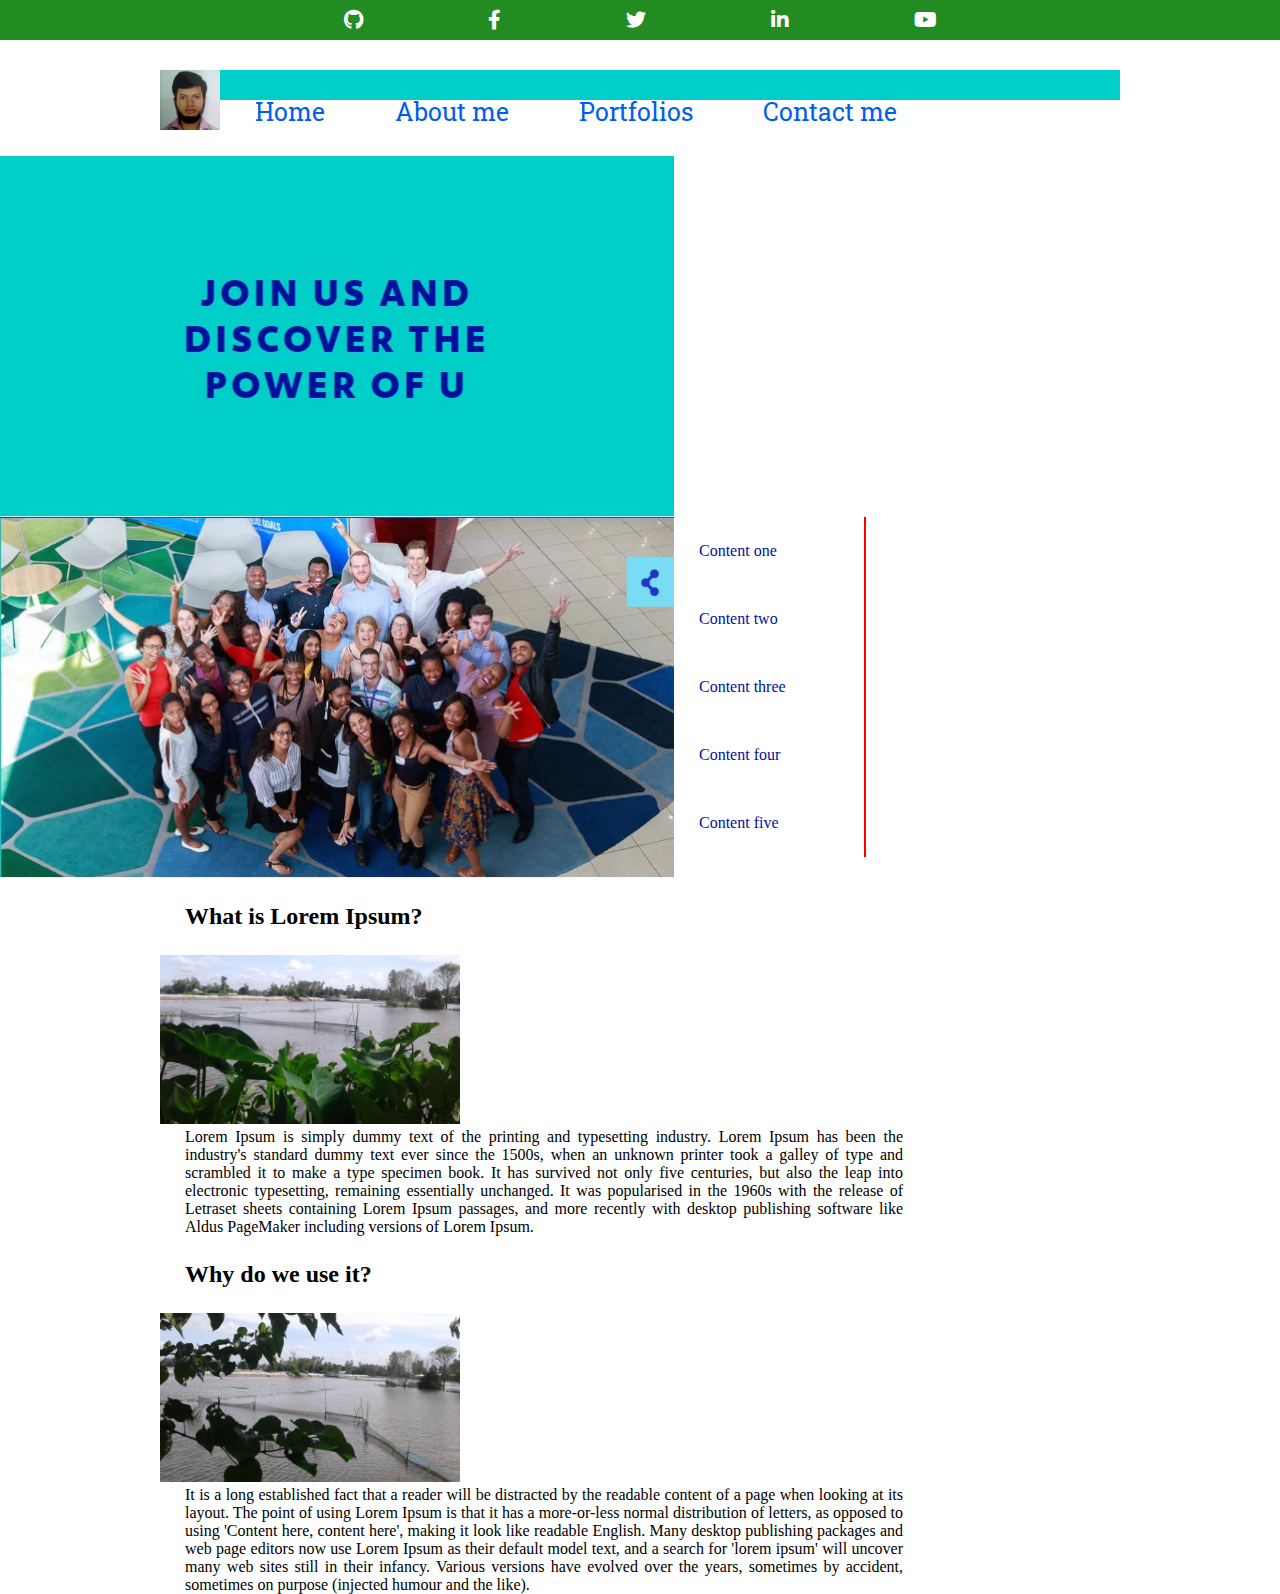
<file: index.html>
<!DOCTYPE HTML>
<html lang="en-US">

<head>
	<meta charset="UTF-8">
	<title>Personal portfolio site</title>
	<link href="https://fonts.googleapis.com/css?family=Roboto+Slab&display=swap" rel="stylesheet">
	<link rel="stylesheet" href="css/all.min.css"/>
	<link rel="stylesheet" href="css/fontawesome.min.css"/>
	<link rel="stylesheet" href="css/style.css"/>
</head>


<body>


	<div class="social-media">
		<a href="https://github.com/rBadrul"><i class="fab fa-github"></i></a>
		<a href="https://www.facebook.com/rbadrul70"><i class="fab fa-facebook-f"></i></a>
		<a href="https://twitter.com/MdBadrulAlamKh1"><i class="fab fa-twitter"></i></a>
		<a href="https://www.linkedin.com/in/badrul-alam-15477a95/"><i class="fab fa-linkedin-in"></i></a>
		<a href="https://www.youtube.com/c/badrulalam"><i class="fab fa-youtube"></i></a>
	</div>


	<div id="menu">
		<div class="logo">
			<img src="imgs/photo.jpg" alt="My Photo" />
		</div>
		<nav class="main-menu">
			<ul>
				<li><a href="#">Home</a></li>
				<li><a href="#">About me</a></li>
				<li><a href="#">Portfolios</a></li>
				<li><a href="#">Contact me</a></li>
			</ul>
		</nav>
	</div>


	<div class="image-wrapper">
	
		<div class="common">
			<img class="left-part" src="imgs/left-image.jpg" alt="About me">
		</div>
		
		<div class="common">
			<img class="right-part" src="imgs/right-image.jpg" alt="Services">
		</div>
		
	</div>


	<div class="content-body">
		<div class="content-navigation">
			<ul>
				<li><a href="#">Content one</a></li>
				<li><a href="#">Content two</a></li>
				<li><a href="#">Content three</a></li>
				<li><a href="#">Content four</a></li>
				<li><a href="#">Content five</a></li>
			</ul>
		</div>
		<div class="article-section">
			<article>
				<h2>What is Lorem Ipsum?</h2>
				<img class="nature1" src="imgs/nature1.jpg" alt="A natural beauty">
				<p>Lorem Ipsum is simply dummy text of the printing and typesetting industry. Lorem Ipsum has been the industry's standard dummy text ever since the 1500s, when an unknown printer took a galley of type and scrambled it to make a type specimen book. It has survived not only five centuries, but also the leap into electronic typesetting, remaining essentially unchanged. It was popularised in the 1960s with the release of Letraset sheets containing Lorem Ipsum passages, and more recently with desktop publishing software like Aldus PageMaker including versions of Lorem Ipsum.</p>
			</article>
			<article>
				<h2>Why do we use it?</h2>
				<img class="nature1" src="imgs/nature2.jpg" alt="A natural beauty">
				<p>It is a long established fact that a reader will be distracted by the readable content of a page when looking at its layout. The point of using Lorem Ipsum is that it has a more-or-less normal distribution of letters, as opposed to using 'Content here, content here', making it look like readable English. Many desktop publishing packages and web page editors now use Lorem Ipsum as their default model text, and a search for 'lorem ipsum' will uncover many web sites still in their infancy. Various versions have evolved over the years, sometimes by accident, sometimes on purpose (injected humour and the like).</p>
			</article>
		</div>
	</div>


	
</body>
</html>
</file>
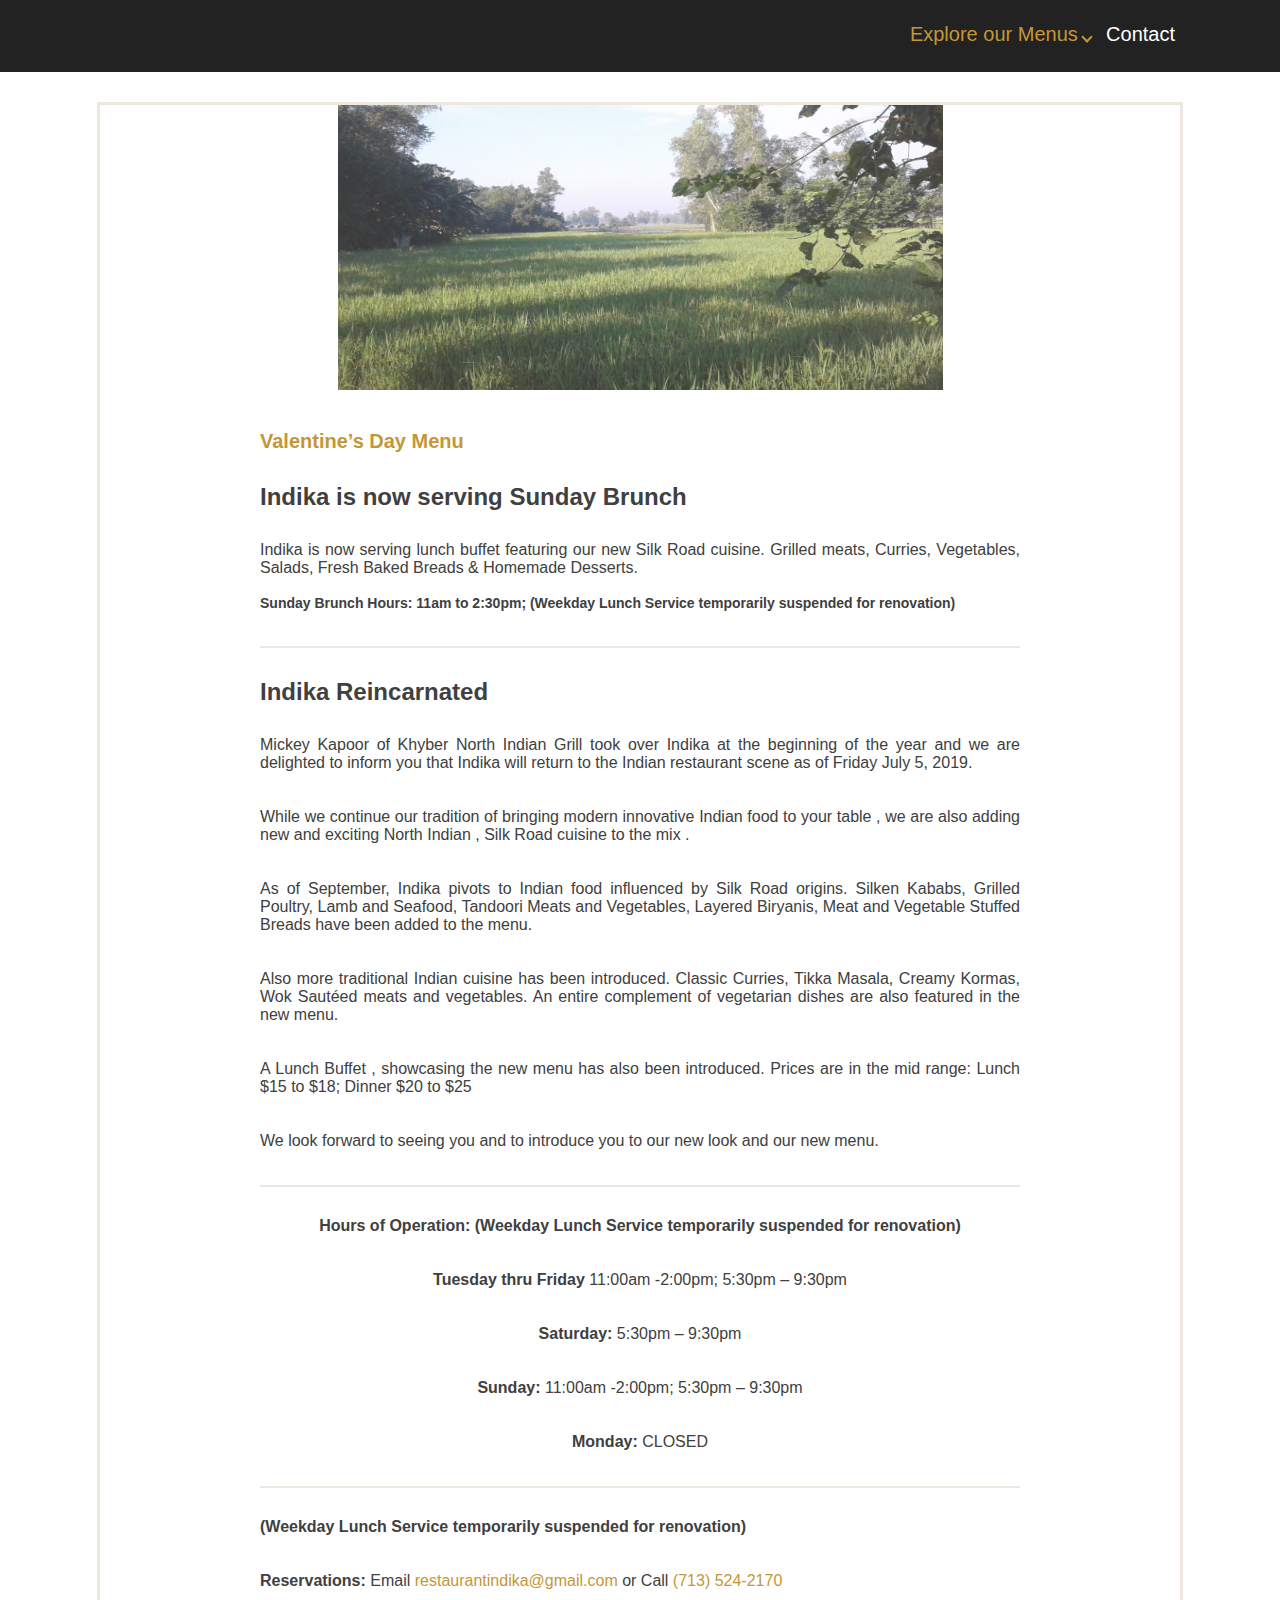
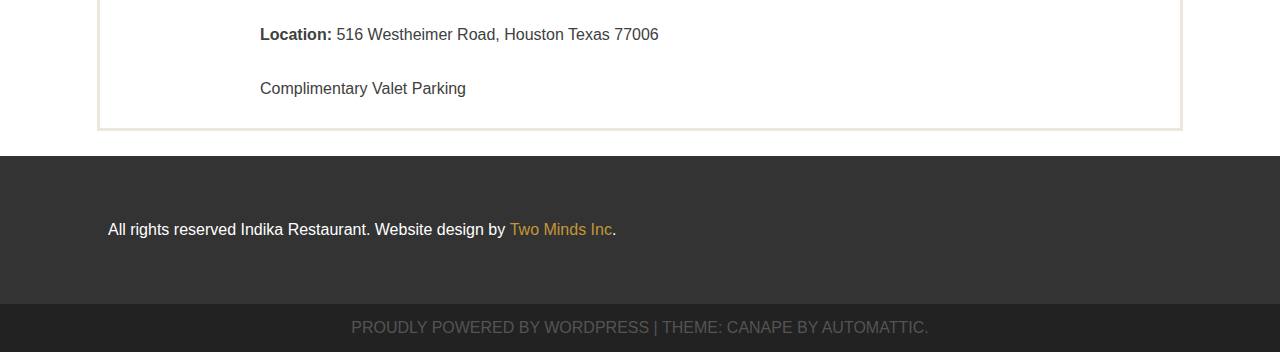
<file: johnkrist37/index.html>
<!DOCTYPE HTML>
<html lang="en-US">
<head>
	<meta charset="UTF-8">
	<title>Indica &#8212; modern & innovative Indian inspired cuisine</title>
	<link href="https://fonts.googleapis.com/css?family=Open+Sans+Condensed:300&display=swap" rel="stylesheet">
	<link rel="stylesheet" href="style.css" />
</head>
<body>
	<header>
		<nav>
			<ul>
				<li><a href="#" class="first-menu">Explore our Menus <i class="angle down"></i> </a>
					<ul>
						<li><a href="#">DINNER</a></li>
						<li><a href="#">DESSERT</a></li>
						<li><a href="#">BEVERAGE PROGRAM</a></li>
					</ul>
				</li>
				<li><a href="#" class="second-menu">Contact</a></li>
			</ul>
		</nav>
	</header>
	<section class="main-body">
		<div class="slider">
			<img src="img/slide1.jpg" alt="Nature">
		</div>
		<div class="text-content">
			<div class="valentines">
				<p><a href="#"><strong>Valentine’s Day Menu</strong></a></p>
			</div>
			<div class="first-article">
				<h2>Indika is now serving Sunday Brunch</h2>
				<p>Indika is now serving lunch buffet featuring our new Silk Road cuisine. Grilled meats, Curries, Vegetables, Salads, Fresh Baked Breads & Homemade Desserts.</p>
				<br/>
				<p class="bold-item"><strong>Sunday Brunch Hours: 11am to 2:30pm; (Weekday Lunch Service temporarily suspended for renovation)</strong></p>
			</div>
			<hr>
			<div class="second-article">
				<h2>Indika Reincarnated</h2>
				<p>Mickey Kapoor of Khyber North Indian Grill took over Indika at the beginning of the year and we are delighted to inform you that Indika will return to the Indian restaurant scene as of Friday July 5, 2019.
				<br/><br/><br/>
				While we  continue our tradition of bringing modern innovative Indian food to your table , we are also adding new and exciting North Indian , Silk Road cuisine to the mix .
				<br/><br/><br/>
				As of September, Indika pivots to Indian food influenced by Silk Road origins. Silken Kababs, Grilled Poultry, Lamb and Seafood, Tandoori Meats and Vegetables, Layered Biryanis, Meat and Vegetable Stuffed Breads have been added to the menu.
				<br/><br/><br/>
				Also more traditional Indian cuisine has been introduced. Classic Curries, Tikka Masala, Creamy Kormas, Wok Sautéed meats and vegetables. An entire complement of vegetarian dishes are also featured in the new menu.
				<br/><br/><br/>
				A Lunch Buffet , showcasing the new menu has also been introduced. Prices are in the mid range: Lunch $15 to $18; Dinner $20 to $25
				<br/><br/><br/>
				We look forward to seeing you and to introduce you to our new look and our new menu.</p>
			</div>
			<hr>
			<div class="timing-details">
				<p><strong>Hours of Operation: (Weekday Lunch Service temporarily suspended for renovation)</strong>
				<br/><br/><br/>
				<strong>Tuesday thru Friday</strong> 11:00am -2:00pm; 5:30pm – 9:30pm
				<br/><br/><br/>
				<strong>Saturday:</strong> 5:30pm – 9:30pm
				<br/><br/><br/>
				<strong>Sunday:</strong> 11:00am -2:00pm; 5:30pm – 9:30pm
				<br/><br/><br/>
				<strong>Monday:</strong> CLOSED</p>
			</div>
			<hr>
<!----Contact Section---->
			<div class="contact-details">
				<p><strong>(Weekday Lunch Service temporarily suspended for renovation)</strong>
				<br/><br/><br/>
				<strong>Reservations:</strong> Email <a class="valentines" href="#">restaurantindika@gmail.com</a> or Call <a  class="valentines" href="#">(713) 524-2170</a>
				<br/><br/><br/>
				<strong>Location:</strong> 516 Westheimer Road, Houston Texas 77006
				<br/><br/><br/>
				Complimentary Valet Parking</p>
			</div>
			</div>
<!----Contact Section---->
		</div>
	</section>
	<footer>
		<p class="first-footer">All rights reserved Indika Restaurant. Website design by <a class="valentines" href="#">Two Minds Inc</a>.</p>
		<p class="second-footer"><a href="#">PROUDLY POWERED BY WORDPRESS</a> | THEME: CANAPE BY <a href="#">AUTOMATTIC</a>.</p>
	</footer>
</body>
</html>
</file>
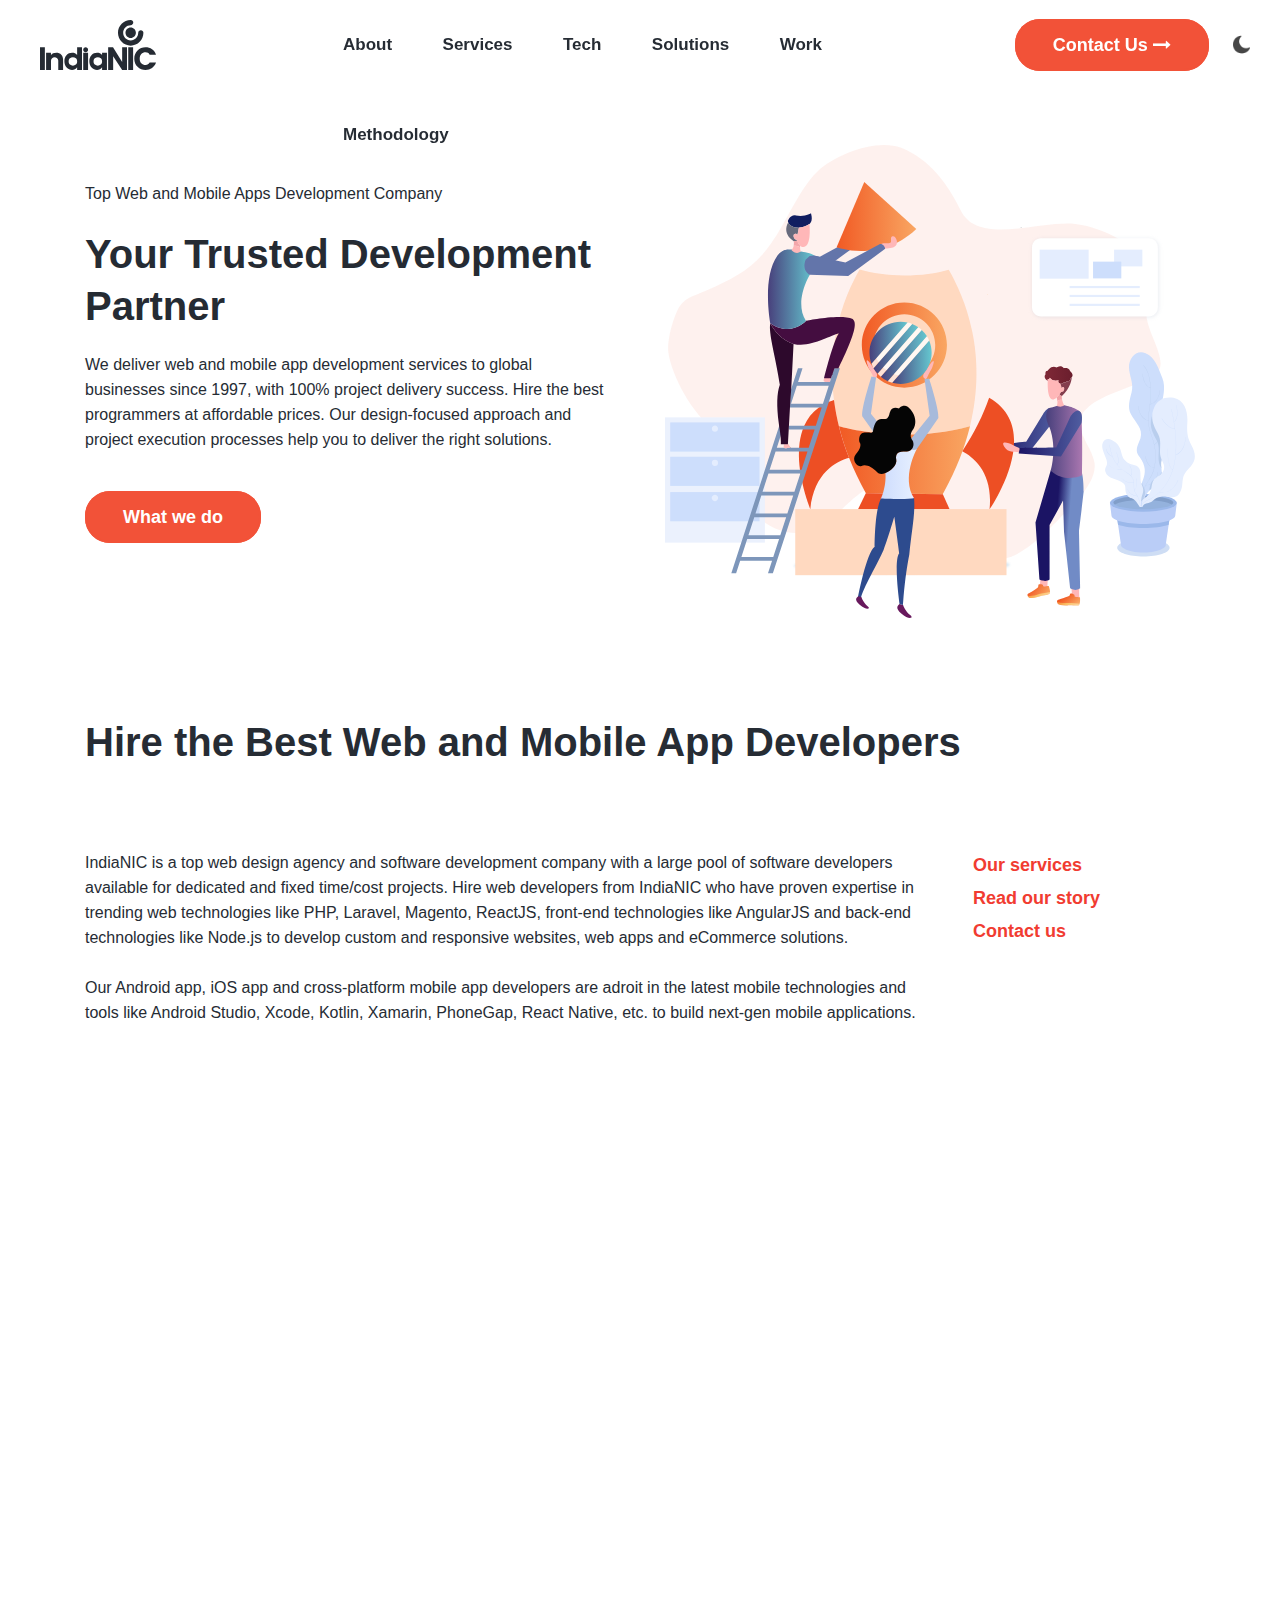
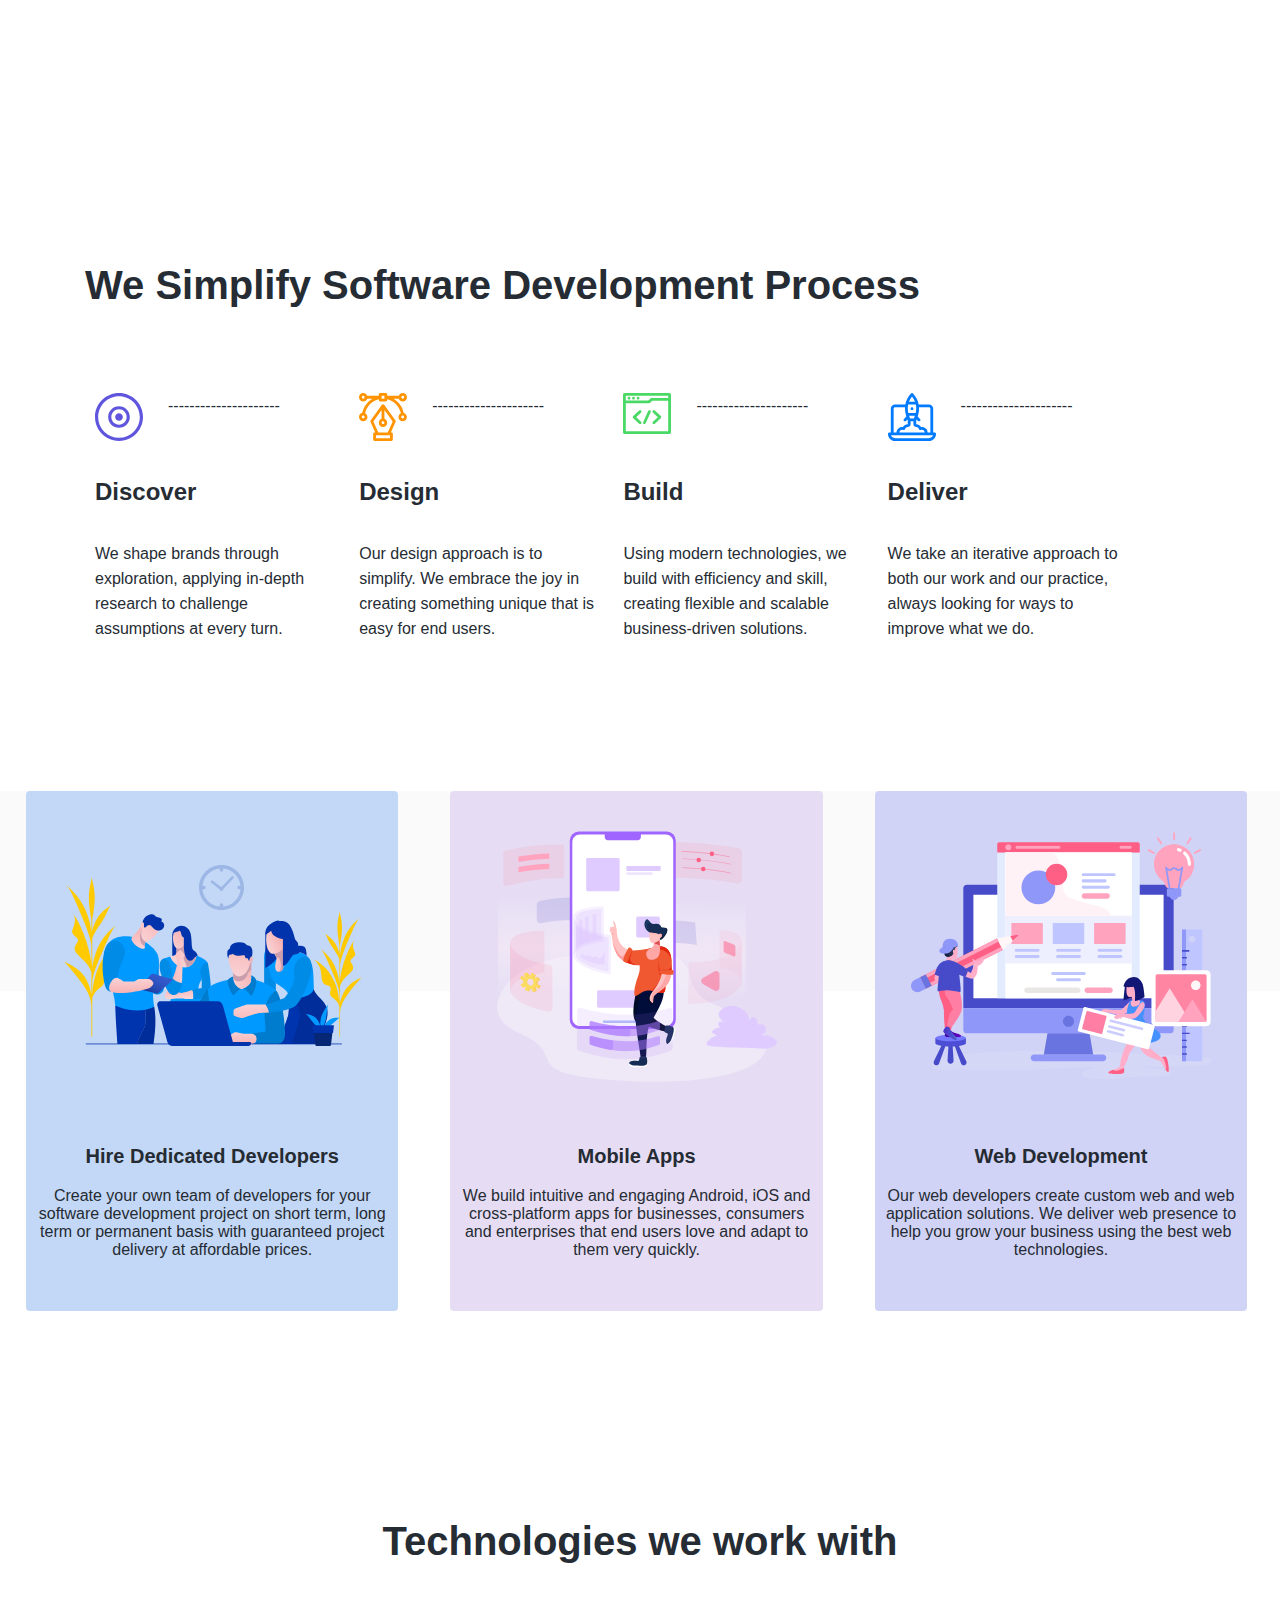
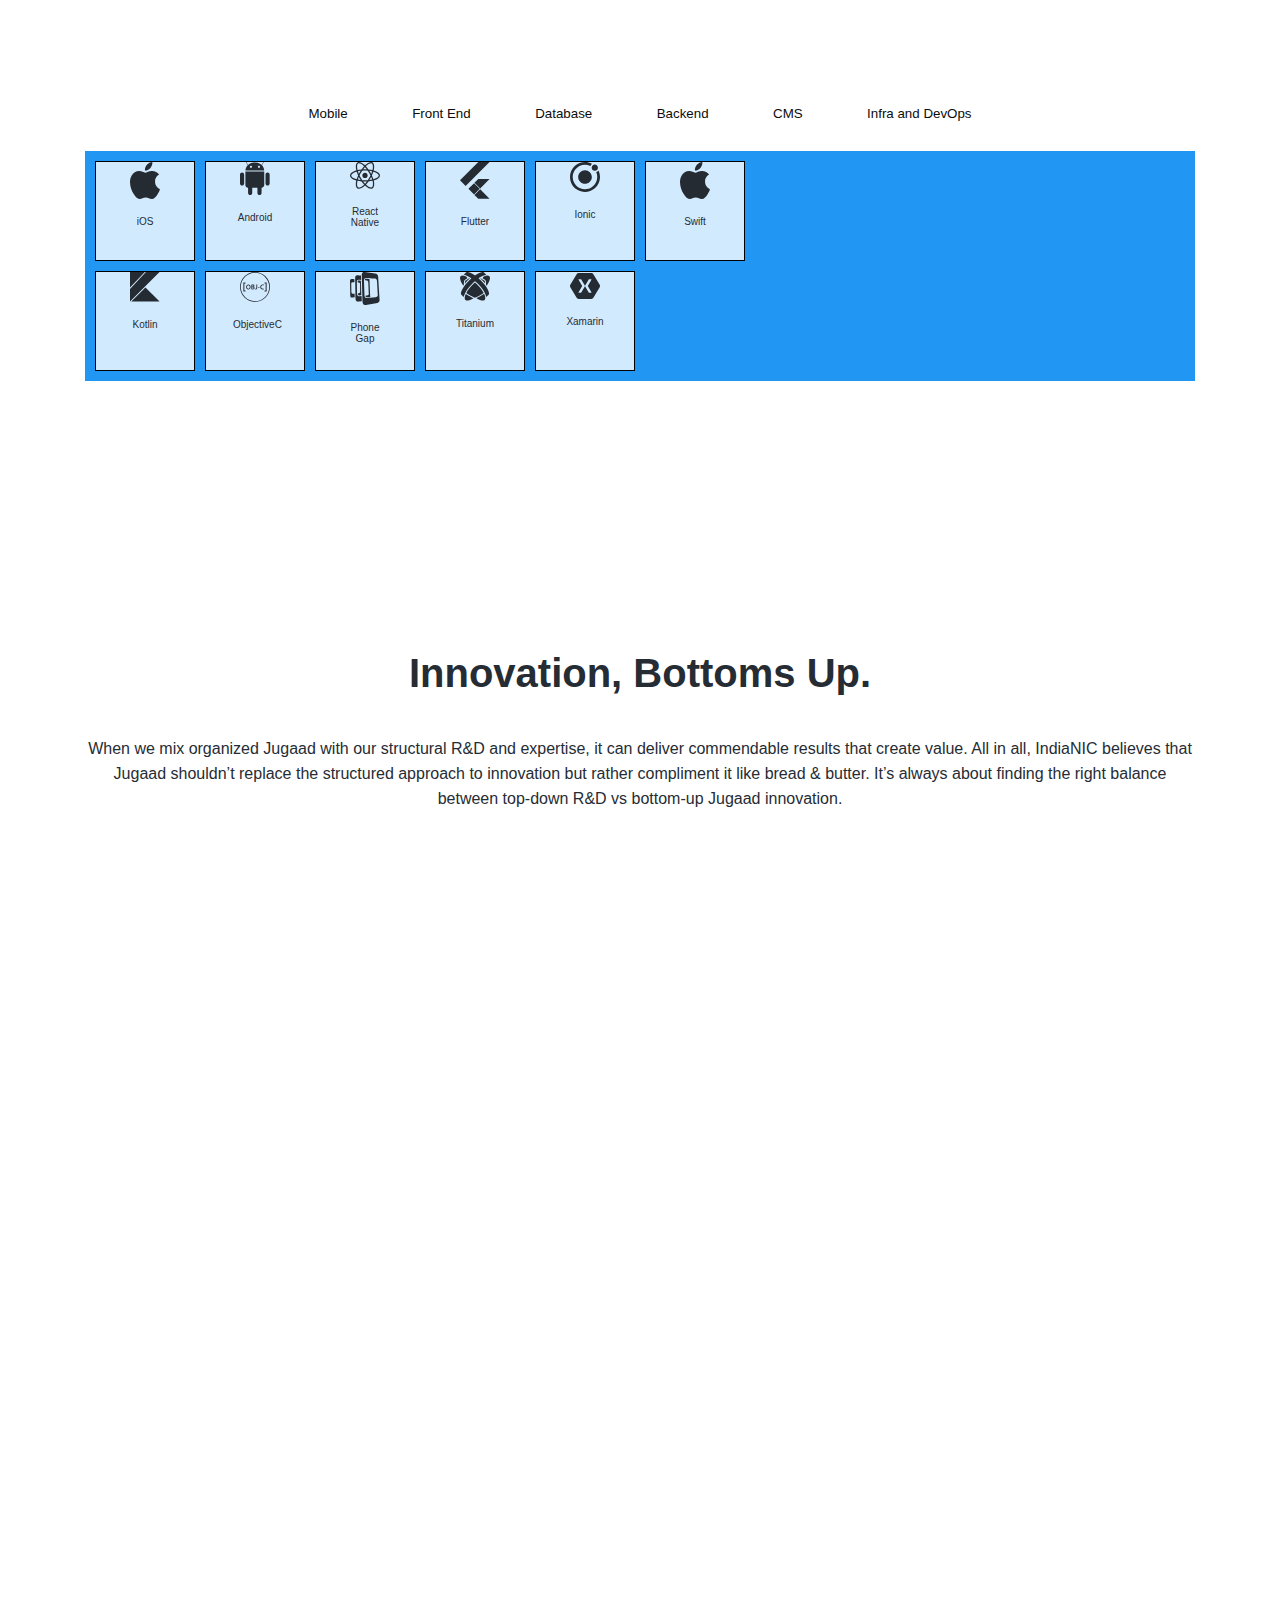
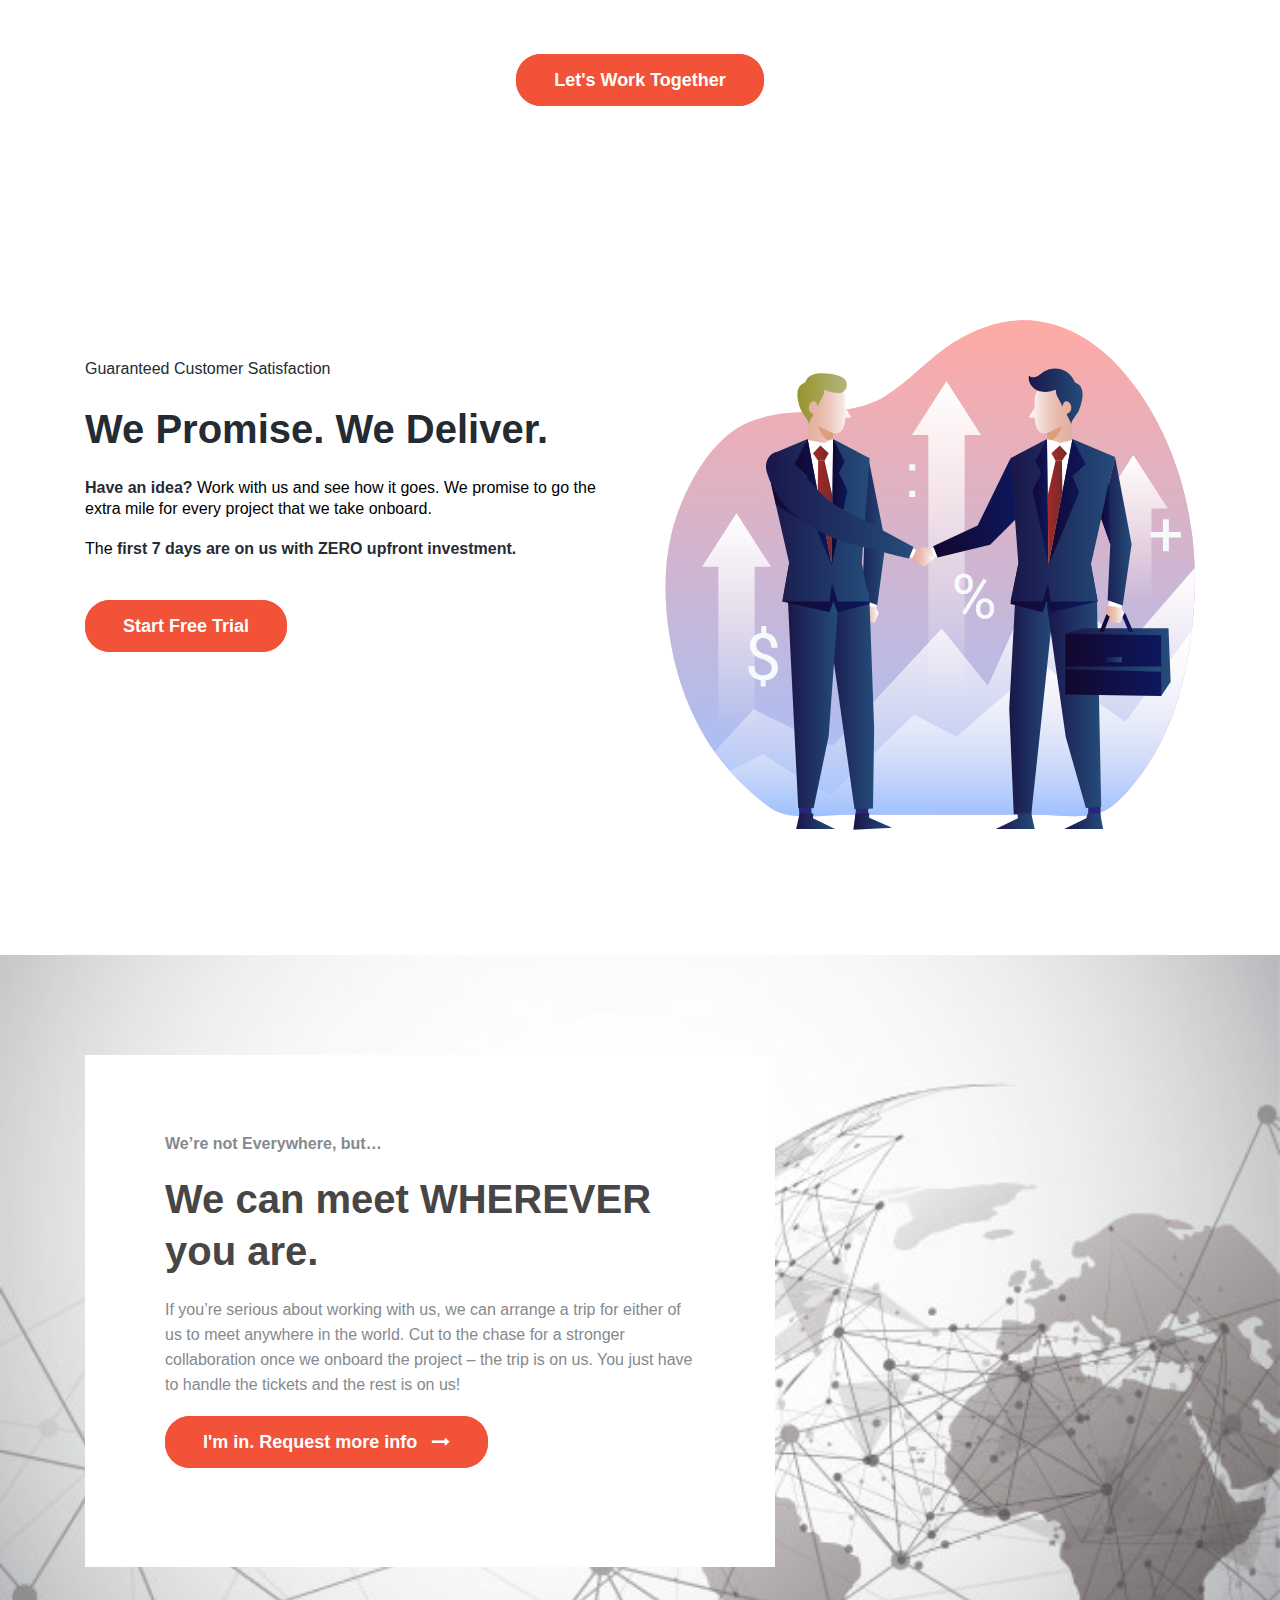
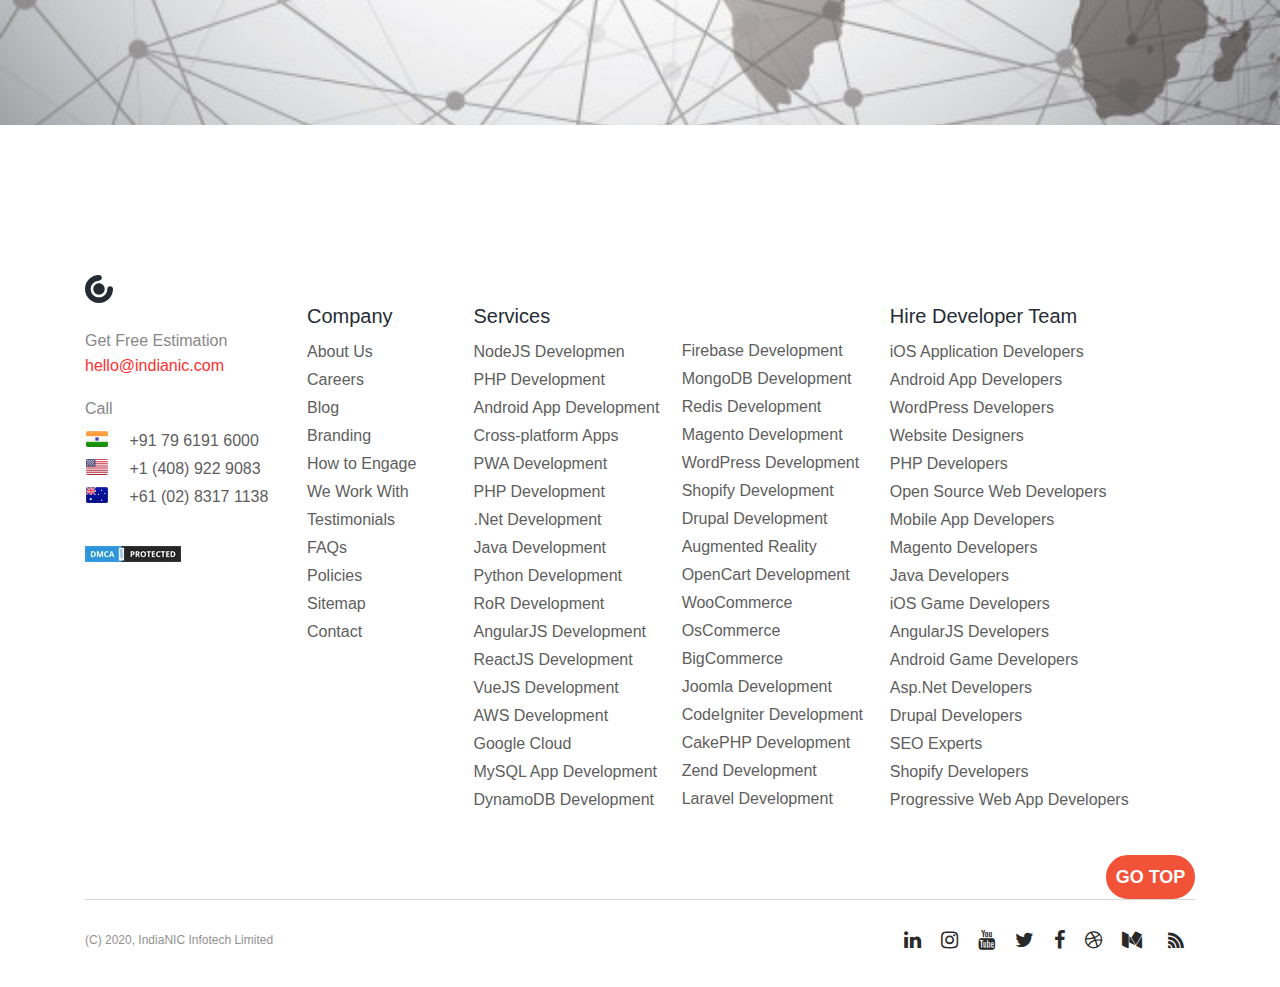
<file: Project1indianicdotcom/index.html>
<!DOCTYPE html>
<html lang="en">
<head>
    <meta charset="UTF-8">
    <meta name="viewport" content="width=device-width, initial-scale=1.0">
    <title>Top Web and Mobile App Development Company | IT Services India</title>
    <link rel="icon" href="images/favicon.ico">
    <link href="https://fonts.googleapis.com/css?family=Roboto:300,400,500,700,900&display=swap" rel="stylesheet">
    <link rel="stylesheet" href="https://stackpath.bootstrapcdn.com/font-awesome/4.7.0/css/font-awesome.min.css">
    <link rel="stylesheet" href="css/style.css">
</head>
<body>
    <script src="js/particles.js"></script>
    <!-- Header part stat -->
    <div id="jump"></div>
    <section id="header">
        <div class="head">
            <div class="logo">
                <img src="images/indianic-black-logo.svg" alt="LOgo">
            </div>
            <div class="menu">
                <div class="menu-item">
                    <ul>
                        <li><a href="#">About</a></li>
                        <li><a href="#">Services</a></li>
                        <li><a href="#">Tech</a></li>
                        <li><a href="#">Solutions</a></li>
                        <li><a href="#">Work</a></li>
                        <li><a href="#" id="ml0">Methodology</a></li>
                    </ul>
                </div>
            </div>
            <div class="contact">
                <div class="button">
                    <a href="#">Contact Us <i class="fa fa-long-arrow-right" aria-hidden="true"></i></a>
                </div>
            </div>
            <div class="icon">
                <a href="#"><img src="images/dark-mood.png" alt="Dark mood icon"></a>
            </div>
         </div>
    </section> 
    <!-- Header part closed -->

    <!-- Banner Part Start -->
    <section id="banner">
        <div class="full-wrapper">
            <div class="wrapper">
                <div class="banner-gap">
                    <div class="b-left">
                        <div class="content">
                            <h4>Top Web and Mobile Apps Development Company</h4>
                            <h1>Your Trusted Development <br> Partner</h1>
                            <p>We deliver web and mobile app development services to global businesses since 1997, with 100% project delivery success. Hire the best programmers at affordable prices. Our design-focused approach and project execution processes help you to deliver the right solutions.</p>
                            <div class="ww-btn">
                                <a href="#">What we do</a>
                            </div>
                        </div>
                    </div>
                    <div class="b-right">
                        <img src="images/home-page-banner-img.svg" alt="">
                    </div>
                    <div class="clr"></div>
                </div>
            </div>
        </div>
    </section>
<!----------------- Banner Part end ----------------->

    <!-------------- about us start ---------------->
        <section class="full-wrapper">
            <div class="wrapper">
                    <div class="about-us-wrapper">
                        <h2>Hire the Best Web and Mobile App Developers</h2>
                        <article>
                            <p>
                                IndiaNIC is a top web design agency and software development company with a large pool of software developers available for dedicated and fixed time/cost projects. Hire web developers from IndiaNIC who have proven expertise in trending web technologies like PHP, Laravel, Magento, ReactJS, front-end technologies like AngularJS and back-end technologies like Node.js to develop custom and responsive websites, web apps and eCommerce solutions.
                            </br> </br>
                                Our Android app, iOS app and cross-platform mobile app developers are adroit in the latest mobile technologies and tools like Android Studio, Xcode, Kotlin, Xamarin, PhoneGap, React Native, etc. to build next-gen mobile applications.
                            </p>
                        </article>
                        <ul>
                            <li><a href="#" class="cool-link">Our services</a></li>
                            <li><a href="#" class="cool-link">Read our story</a></li>
                            <li><a href="#" class="cool-link">Contact us</a></li>
                        </ul>

                        <iframe width="" height="" src="https://www.youtube.com/embed/DiGoz3P1WcU" frameborder="0" allow="accelerometer; autoplay; encrypted-media; gyroscope; picture-in-picture" allowfullscreen></iframe>
                    </div>
            </div>
        </section>
    <!-------------- about us end ------------------>

    <!---------- Our Services Section start ---------->
<div class="full-wrapper">
    <div class="wrapper">
        <h2>We Simplify Software Development Process
        </h2>
        <div class="services-wrapper">
            <div class="service1 services">
                <div class="icon-dash">
                    <img src="images/service1-icon.svg" alt="icon">
                    <p>---------------------</p>
                </div>
                <h2>Discover</h2>
                <p>We shape brands through exploration, applying in-depth research to challenge assumptions at every turn.
                </p>
            </div>
            <div class="service2 services">
                <div class="icon-dash">
                    <img src="images/service2-icon.svg" alt="icon">
                    <p>---------------------</p>
                </div>
                <h2>Design</h2>
                <p>Our design approach is to simplify. We embrace the joy in creating something unique that is easy for end users.
                </p>
            </div>
            <div class="service3 services">
                <div class="icon-dash">
                    <img src="images/service3-icon.svg" alt="icon">
                    <p>---------------------</p>
                </div>
                <h2>Build</h2>
                <p>Using modern technologies, we build with efficiency and skill, creating flexible and scalable business-driven solutions.
                </p>
            </div>
            <div class="service4 services">
                <div class="icon-dash">
                    <img src="images/service4-icon.svg" alt="icon">
                    <p>---------------------</p>
                </div>
                <h2>Deliver</h2>
                <p>We take an iterative approach to both our work and our practice, always looking for ways to improve what we do.
                </p>
            </div>
        </div>
    </div>
</div>

    <!---------- Our Services Section end ---------->

    <!---------- Core Services Section start ---------->
<section class="our-services-section">
    <div class="section-100">
        <div class="img-1">
            <div class="our-services-inner">
                    <a class="service-box"
                    style="background-image:linear-gradient(180deg, #c3d8f6 0%, #c3d8f6 100%);"
                    
                    >
                    <div class="img-box">
                        <img
                            src="images/hire-dedicated-developer.svg"
                        alt="null"
                        />
                    </div>
        
                    <h4>Hire Dedicated Developers</h4>
                    <p >
                        Create your own team of developers for your software development
                        project on short term, long term or permanent basis with
                        guaranteed project delivery at affordable prices.
                    </p>
                    <span class="read-more-btn">Read More</span>
                    </a>
            </div>
        </div>
          <div class="img-1">
              <div class="our-services-inner box2">
            <a class="service-box"
              style="background-image:linear-gradient(180deg, #E6DDF4 0%, #E6DDF4 100%);"
              
            >
              <div class="img-box">
                <img
                      src="images/services-mobile-apps.svg"
                  alt="null"
                />
              </div>
  
              <h4>Mobile Apps</h4>
              <p >
                We build intuitive and engaging Android, iOS and cross-platform apps for businesses, consumers and enterprises that end users love and adapt to them very quickly.
              </p>
              <span class="read-more-btn">Read More</span>
            </a>
          </div>
          
          </div>
      
          <div class="img-1">
              <div class="our-services-inner">
            <a class="service-box"
              style="background-image:linear-gradient(180deg, #D1D3F6 0%, #D1D3F6 100%);"
              
            >
              <div class="img-box">
                <img
                      src="images/services-web-development.svg"
                  alt="null"
                />
              </div>
  
              <h4>Web Development</h4>
              <p >
                Our web developers create custom web and web application solutions. We deliver web presence to help you grow your business using the best web technologies.
              </p>
              <span class="read-more-btn">Read More</span>
            </a>
          </div>
          
          </div>
  
    </div>
</section>

    <!---------- Core Services Section end ---------->


    <!----------- Technologies part start ---------------->

<section class="technologies-full-wrapper">
    <div class="wrapper">
        <div class="technologies-title">
            <h2>Technologies we work with</h2>
        </div>
        <div class="tec-btn-wrapper">
            <div class="technologies-buttons">
                <button><a href="#">Mobile</a></button>
                <button><a href="#">Front End</a></button>
                <button><a href="#">Database</a></button>
                <button><a href="#">Backend</a></button>
                <button><a href="#">CMS</a></button>
                <button><a href="#">Infra and DevOps</a></button>
            </div>
        </div>
        <div class="icon-wrapper">
            <div class="mobile-icon-wrapper">
                <div class="mobile-icon technologies-icons">
                    <img src="icons/ic-technology-ios2x.svg" alt="">
                    <h2>iOS</h2>
                </div>
                <div class="mobile-icon technologies-icons">
                    <img src="icons/ic-technology-android2x.svg" alt="">
                    <h2>Android</h2>
                </div>
                <div class="mobile-icon technologies-icons">
                    <img src="icons/ic-technology-react-native2x.svg" alt="">
                    <h2>React Native</h2>
                </div>
                <div class="mobile-icon technologies-icons">
                    <img src="icons/ic-technology-flutter2x.svg" alt="">
                    <h2>Flutter</h2>
                </div>
                <div class="mobile-icon technologies-icons">
                    <img src="icons/ic-technology-ionic2x.svg" alt="">
                    <h2>Ionic</h2>
                </div>
                <div class="mobile-icon technologies-icons">
                    <img src="icons/ic-technology-ios2x.svg" alt="">
                    <h2>Swift</h2>
                </div>
                <div class="mobile-icon technologies-icons">
                    <img src="icons/ic-technology-kotlin2x.svg" alt="">
                    <h2>Kotlin</h2>
                </div>
                <div class="mobile-icon technologies-icons">
                    <img src="icons/ic-technology-objectivec2x.svg" alt="">
                    <h2>ObjectiveC</h2>
                </div>
                <div class="mobile-icon technologies-icons">
                    <img src="icons/ic-technology-phone-gap2x.svg" alt="">
                    <h2>Phone Gap</h2>
                </div>
                <div class="mobile-icon technologies-icons">
                    <img src="icons/ic-technology-titanium2x.svg" alt="">
                    <h2>Titanium</h2>
                </div>
                <div class="mobile-icon technologies-icons">
                    <img src="icons/ic-technology-xamarin2x.svg" alt="">
                    <h2>Xamarin</h2>
                </div>
            </div>
        </div>
    </div>
</section>

    <!------------ Technologies part end ------------------>


    <!--------- Innovation, Bottoms Up start ------------>
<section class="full-wrapper">
    <div class="wrapper">
        <div class="innovation-wrapper">
            <h2>Innovation, Bottoms Up.</h2>
            <p>
            When we mix organized Jugaad with our structural R&D and expertise, it can deliver commendable results that create value. All in all, IndiaNIC believes that Jugaad shouldn’t replace the structured approach to innovation but rather compliment it like bread & butter. It’s always about finding the right balance between top-down R&D vs bottom-up Jugaad innovation.
            </p>
            <iframe width="560" height="315" src="https://www.youtube.com/embed/eQTbnLISZMo" frameborder="0" allow="accelerometer; autoplay; encrypted-media; gyroscope; picture-in-picture" allowfullscreen></iframe>
            <div class="ww-btn">
                <a href="#">Let's Work Together</a>
            </div>
        </div>
    </div>
</section>
    <!-------------- Innovation, Bottoms Up end ------------------>
<!---------- Satisfaction Part Start ----------->
<section id="satisfaction">
    <div class="full-wrapper">
        <div class="wrapper">
            <div class="s-gap">
                <div class="s-left">
                    <div class="content">
                        <h4>Guaranteed Customer Satisfaction</h4>
                        <h1>We Promise. We Deliver.</h1>
                        <p><p style="font-weight:550; display:inline">Have an idea?</p> Work with us and see how it goes. We promise to go the extra mile for every project that we take onboard.
                        <br> <br>
                        The <p style="font-weight:550; display:inline">first 7 days are on us with ZERO upfront investment.</p></p>
                        <div class="ww-btn">
                            <a href="#">Start Free Trial</a>
                        </div>
                    </div>
                </div>
                <div class="s-right">
                    <img src="images/satisfaction-guarantee-graphics.svg" alt="">
                </div>
                <div class="clr"></div>
            </div>
        </div>
    </div>
</section>
<!----------------- Satisfaction Part end ----------------->


<!---------- Meet wherever Part Start ----------->

<div class="wherever-content-wrapper">
    <div class="wherever-wrapper">
        <div class="wherever-content">
            <h4>We’re not Everywhere, but…</h4>
            <h1>We can meet WHEREVER you are.</h1>
            <p>If you’re serious about working with us, we can arrange a trip for either of us to meet anywhere in the world. Cut to the chase for a stronger collaboration once we onboard the project – the trip is on us. You just have to handle the tickets and the rest is on us!</p>

            <div class="canvas-btn">
                <a href="#">I'm in. Request more info <i class="fa fa-long-arrow-right" aria-hidden="true"></i></a>
            </div>
        </div>
    </div>
</div>

<!----------------- Meet wherever Part end ----------------->


<!---------- footer section start ---------------->

<footer>
    <div class="wrapper">
        <div class="footer-div-wrapper clr">
            <div class="f-left-div clr">
                <a href="#"><img src="images/indianic-mb-logo.svg" alt="similar icon to fav icon"></a>
                <p class="call">Get Free Estimation</p>
                <a class="indianic-email" href="#">hello@indianic.com</a>
                <p class="call">Call</p>
                <div class="flags">
                    <div class="flag-div">
                        <img src="images/ic-flag-india1x.svg" alt="">
                        <img src="images/ic-flag-us1x.svg" alt="">
                        <img src="images/ic-flag-au1x.svg" alt="">
                    </div>
                    <div class="phone-div">
                        <a href="#"><p>+91 79 6191 6000</p></a>
                        <a href="#"><p>+1 (408) 922 9083</p></a>
                        <a href="#"><p>+61 (02) 8317 1138</p></a>
                    </div>
                </div>
                <img class="dmca-image" src="images/dmca-protected.jpg" alt="">
            </div>
            <div class="f-right-div">
                <div class="footer-content-wrapper">
                    <div class="footer-company">
                        <div class="row-2-h1">
                            <h2>Company</h2>
                        </div>
                        <div class="row-2-p">
                            <ul>
                                <li><a href="#">About Us</a></li>
                                <li><a href="#"> Careers</a></li>
                                <li><a href="#">Blog</a></li>
                                <li><a href="#">Branding</a></li>
                                <li><a href="#">How to Engage</a></li>
                                <li><a href="#">We Work With</a></li>
                                <li><a href="#">Testimonials</a></li>
                                <li><a href="#">FAQs</a></li>
                                <li><a href="#">Policies</a></li>
                                <li><a href="#">Sitemap</a></li>
                                <li><a href="#">Contact</a></li>
                            </ul>
                        </div>
                    </div>
                    <div class="footer-services">
                        <div class="row-3">
                            <div class="row-3-h1">
                                <h2>Services</h2>
                            </div>
                            <div class="row-3-p">
                                <ul>
                                    <div class="col-3-1">
                                        <li><a href="#"> NodeJS Developmen</a></li>
                                        <li><a href="#">PHP Development</a></li>
                                        <li><a href="#">Android App Development</a></li>
                                        <li><a href="#">Cross-platform Apps</a></li>
                                        <li><a href="#">PWA Development </a></li>
                                        <li><a href="#">PHP Development</a></li>
                                        <li><a href="#">.Net Development</a></li>
                                        <li><a href="#">Java Development</a></li>
                                        <li><a href="#">Python Development</a></li>
                                        <li><a href="#">RoR Development</a></li>
                                        <li><a href="#">AngularJS Development</a></li>
                                        <li><a href="#">ReactJS Development</a></li>
                                        <li><a href="#">VueJS Development</a></li>
                                        <li><a href="#">AWS Development</a></li>
                                        <li><a href="#">Google Cloud</a></li>
                                        <li><a href="#">MySQL App Development</a></li>
                                        <li><a href="#">DynamoDB Development </a></li>
                                    </div>
                                </ul>
                            </div>
                        </div>
                    </div>
                    <div class="footer-blank">
                        <div class="col-3-2">
                            <ul>
                                <li><a href="#">Firebase Development </a></li>
                                <li><a href="#">MongoDB Development</a></li>
                                <li><a href="#">Redis Development</a></li>
                                <li><a href="#">Magento Development</a></li>
                                <li><a href="#">WordPress Development</a></li>
                                <li><a href="#">Shopify Development</a></li>
                                <li><a href="#">Drupal Development</a></li>
                                <li><a href="#">Augmented Reality</a></li>
                                <li><a href="#">OpenCart Development</a></li>
                                <li><a href="#">WooCommerce</a></li>
                                <li><a href="#">OsCommerce</a></li>
                                <li><a href="#">BigCommerce</a></li>
                                <li><a href="#">Joomla Development</a></li>
                                <li><a href="#">CodeIgniter Development</a></li>
                                <li><a href="#">CakePHP Development</a></li>
                                <li><a href="#">Zend Development</a></li>
                                <li><a href="#">Laravel Development</a></li>
                            </ul>
                        </div>
                    </div>
                    <div class="footer-hire">
                        <div class="row-4">
                            <div class="row-4-h1">
                                <h2>Hire Developer Team</h2>
                            </div>
                            <div class="row-4-p">
                                <ul>
                                    <li><a href="#">iOS Application Developers</a></li>
                                    <li><a href="#">Android App Developers</a></li>
                                    <li><a href="#">WordPress Developers</a></li>
                                    <li><a href="#">Website Designers</a></li>
                                    <li><a href="#">PHP Developers</a></li>
                                    <li><a href="#">Open Source Web Developers</a></li>
                                    <li><a href="#">Mobile App Developers</a></li>
                                    <li><a href="#">Magento Developers</a></li>
                                    <li><a href="#">Java Developers</a></li>
                                    <li><a href="#">iOS Game Developers</a></li>
                                    <li><a href="#">AngularJS Developers</a></li>
                                    <li><a href="#">Android Game Developers</a></li>
                                    <li><a href="#"> Asp.Net Developers</a></li>
                                    <li><a href="#">Drupal Developers</a></li>
                                    <li><a href="#">SEO Experts</a></li>
                                    <li><a href="#">Shopify Developers</a></li>
                                    <li><a href="#">Progressive Web App Developers</a></li>
                                </ul>
                            </div>
                        </div>
                    </div>
                </div>
            </div>
        </div>
<!-- Go to top button start -->

<a href="#jump" class="clr jump-button">GO TOP</a>

<!-- Go to top button end -->
        
        <div class="copyright-social clr">
            <div class="copyright">
                <p>(C) 2020, IndiaNIC Infotech Limited</p>
            </div>
            <div class="social-icons">
                <a href="#"><i class="fa fa-wifi"></i></a>
                <a href="#"><i class="fa fa-medium"></i></a>
                <a href="#"><i class="fa fa-dribbble"></i></a>
                <a href="#"><i class="fa fa-facebook"></i></a>
                <a href="#"><i class="fa fa-twitter"></i></a>
                <a href="#"><i class="fa fa-youtube"></i></a>
                <a href="#"><i class="fa fa-instagram"></i></a>
                <a href="#"><i class="fa fa-linkedin"></i></a>
            </div>
        </div>
    </div>
</footer>

<!--------- footer end ---------->


<script src="js/particles.js"></script>
<script src="js/app.js"></script>
</body>
</html>
</file>
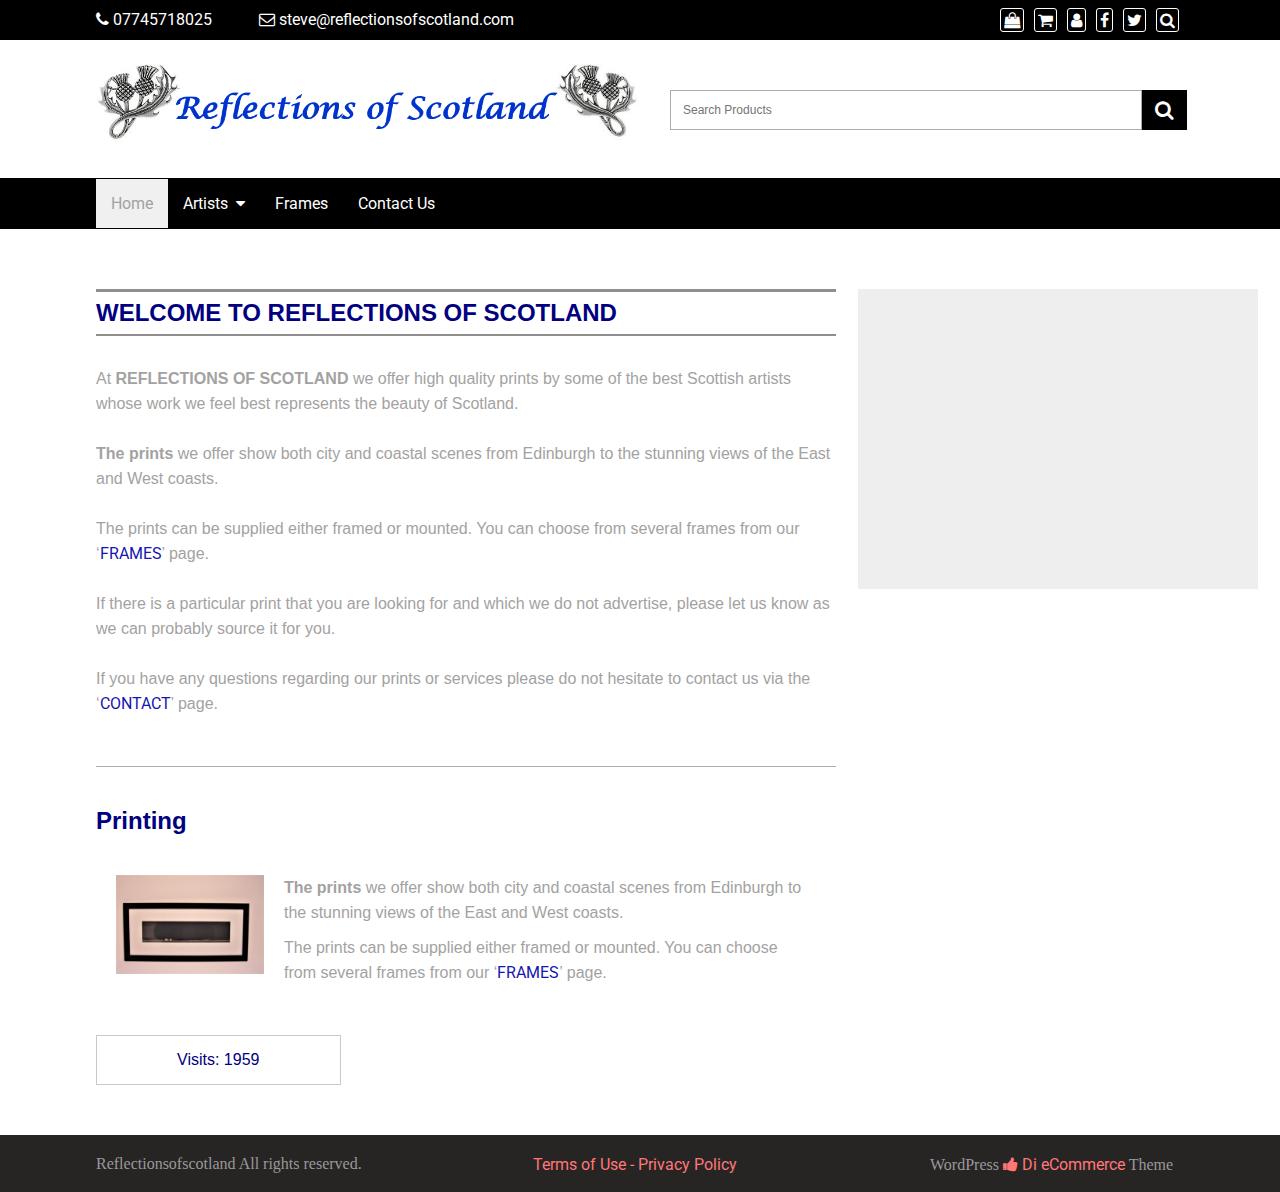
<file: project3reflectionsofscotlanddotcom/index.html>
<!DOCTYPE html>
<html lang="en">
<head>
    <meta charset="UTF-8">
    <meta name="viewport" content="width=device-width, initial-scale=1.0">
    <link rel="icon" href="icons/fav1.jpg">
    <title>Reflections Of Scotland. – Reflections Of Scotland.</title>
    <link href="https://fonts.googleapis.com/css?family=Roboto&display=swap" rel="stylesheet">
    <link rel="stylesheet" href="css/font-awesome.min.css">
    <link rel="stylesheet" href="css/my-slider.css">
    <script src="js/ism-2.2.min.js"></script>
    <link rel="stylesheet" href="css/style.css">
</head>
<body>
<!----------- top bar start -------------->
    <div class="top-bar-full">
        <div class="top-bar-wrapper">
            <div class="phone">
                <i class="fa fa-phone"></i>
                <a href="#">07745718025</a>
            </div>
            <div class="email">
                <i class="fa fa-envelope-o"></i>
                <a href="#">steve@reflectionsofscotland.com</a>
            </div>
            <div class="social-wrapper">
                <a title="Search" href="#"><i class="fa fa-search"></i></a>
                <a title="Twitter" href="#"><i class="fa fa-twitter"></i></a>
                <a title="Facebook" href="#"><i class="fa fa-facebook"></i></a>
                <a title="My Account" href="#"><i class="fa fa-user"></i></a>
                <a title="Cart" href="#"><i class="fa fa-shopping-cart"></i></a>
                <a title="Shop" href="#"><i class="fa fa-shopping-bag"></i></a>
            </div>
        </div>
    </div>
<!----------- top bar end ---------------->

<!---------- Logo and Search bar start ---------->

<div class="ls-full-wrapper">
    <div class="ls-wrapper">
        <div class="l-div">
            <a href="#"><img src="images/reflectionsofscotland.png" alt="Logo image"></a>
        </div>
        <div class="s-div">
            <div class="search">
                <input type="text" class="searchterm" placeholder="Search Products" name="">
                <button type="submit" class="searchbtn">
                    <i class="fa fa-search"></i>
                </button>
            </div>
        </div>
    </div>
</div>

<!---------- Logo and Search bar end ---------->

<!---------- Main menu start ------------->

<nav class="nav-wrapper">
    <div class="menu-wrapper">
        <ul>
            <li class="home"><a href="#">Home</a></li>
            <li><a href="#">Artists<i class="fa fa-caret-down"></i>
            </a>
                <ul>
                    <li><a href="#">John Lowrie Morrison</a></li>
                    <li><a href="#">Grace Cameron</a></li>
                    <li><a href="#">Ron Lawson</a></li>
                    <li><a href="#">Matilda Konecko</a></li>
                    <li><a href="#">Michael Murphy</a></li>
                    <li><a href="#">David M Graham</a></li>
                    <li><a href="#">Various Artists</a></li>
                </ul>
            </li>
            <li><a href="#">Frames</a></li>
            <li><a href="pages/contact-us.html">Contact Us</a></li>
        </ul>
    </div>
</nav>

<!---------- Main menu end ------------->


<!------------ Body start -------------->
<div class="main-content-full-wrapper">
    <div class="top-bar-wrapper">
        <div class="content-wrapper">
            <div class="body-content">
                <div class="first-h2">
                    <h2>WELCOME TO REFLECTIONS OF SCOTLAND</h2>
                </div>
                <div class="first-p">
                    <p>
                        At <strong>REFLECTIONS OF SCOTLAND</strong> we offer high quality prints by some of the best Scottish artists whose work we feel best represents the beauty of Scotland.
<br><br>
                        <strong>The prints</strong> we offer show both city and coastal scenes from Edinburgh to the stunning views of the East and West coasts.
<br><br>
                        The prints can be supplied either framed or mounted. You can choose from several frames from our ‘<a href="#">FRAMES</a>’ page.
<br><br>
                        If there is a particular print that you are looking for and which we do not advertise, please let us know as we can probably source it for you.
<br><br>
                        If you have any questions regarding our prints or services please do not hesitate to contact us via the ‘<a href="#">CONTACT</a>’ page.
                    </p>
                    <div class="devider-line"></div>
                </div>
                <div class="second-h2">
                    <h2>Printing</h2>
                </div>
                <div class="imgtex-wrapper">
                    <div class="image-div">
                        <img src="images/second-content.jpg" alt="A Wallmate">
                    </div>
                    <div class="tex-div">
                        <p><strong>The prints</strong> we offer show both city and coastal scenes from Edinburgh to the stunning views of the East and West coasts.
<div class="space"></div>
                        The prints can be supplied either framed or mounted. You can choose from several frames from our ‘<a href="#">FRAMES</a>’ page.</p>
                    </div>
                    <div class="visits">
                        <p>Visits: 1959</p>
                    </div>
                </div>
            </div>
            <div class="aside-content">
                <div class='container'>

                    <div class="ism-slider" data-play_type="loop" data-interval="3000" data-radios="false" id="my-slider">
                      <ol>
                        <li>
                          <img src="images/slider-image1.jpg">
                        </li>
                        <li>
                          <img src="images/slider-image2.jpg">
                        </li>
                        <li>
                          <img src="images/slider-image3.jpg">
                        </li>
                        <li>
                          <img src="images/slider-image4.jpg">
                        </li>
                      </ol>
                    </div>
                    </div>
            </div>
        </div>
    </div>
</div>
<!------------ Body End ---------------->

<!------------ Footer start -------------->

<footer class="footer-full-wrapper">
    <div class="footer-wrapper">
        <div class="fl-div">
            <p>Reflectionsofscotland All rights reserved.</p>
        </div>
        <div class="fm-div">
            <a href="#">Terms of Use - Privacy Policy</a>
        </div>
        <div class="fr-div">
            <p>WordPress
                <a href="#"><i class="fa fa-thumbs-up"></i> Di eCommerce</a> Theme
            </p>
        </div>
    </div>
</footer>

<!------------ Footer end ---------------->
</body>
</html>
</file>
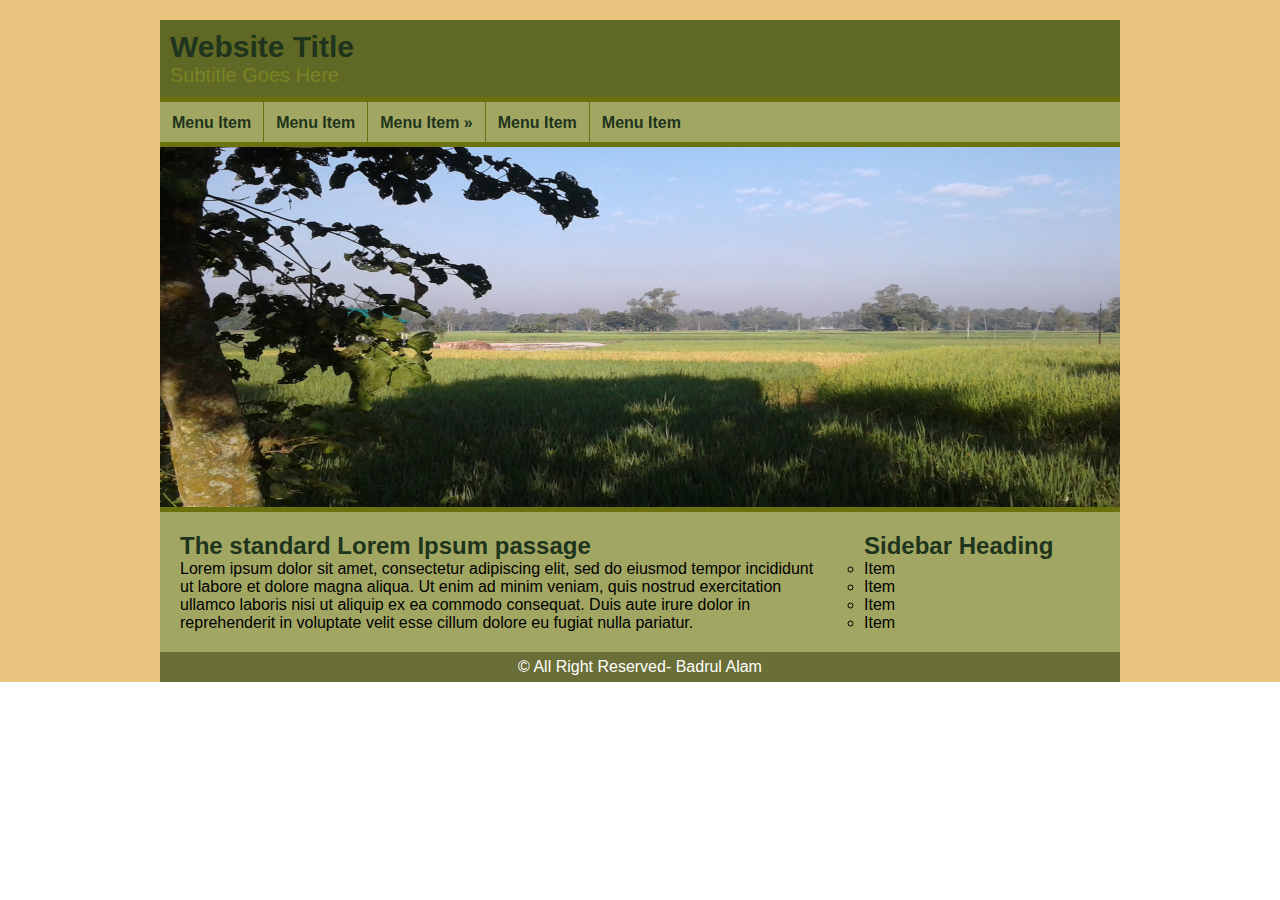
<file: website01/index.html>
<!DOCTYPE HTML>
<html lang="en-US">
	<head>
		<meta charset="UTF-8">
		<title>Site Design 01</title>
		<link rel="stylesheet" href="style.css" />
	</head>
	<body>
	<div class="full-site">
		<div class="site-wrapper">
			<header>
				<div id="header">
					<h2>Website Title</h2>
					<p>Subtitle Goes Here</p>
				</div>
			</header>
			<nav>
				<div id="nav">
					<ul>
						<li><a href="#">Menu Item</a></li>
						<li><a href="#">Menu Item</a></li>
						<li><a href="#">Menu Item &raquo;</a>
							<ul>
								<li><a href="#">Submenu Item</a></li>
								<li><a href="#">Submenu Item</a></li>
								<li><a href="#">Submenu Item</a></li>
								<li><a href="#">Submenu Item</a></li>
							</ul>
						</li>
						<li><a href="#">Menu Item</a></li>
						<li><a href="#">Menu Item</a></li>
					</ul>
				</div>
			</nav>
			<section class="slider">
				<img src="img/nature.jpg" alt="A Natural Image" />
			</section>
			<section class="content">
				<article>
					<h2>The standard Lorem Ipsum passage</h2>
					<p>Lorem ipsum dolor sit amet, consectetur adipiscing elit, sed do eiusmod tempor incididunt ut labore et dolore magna aliqua. Ut enim ad minim veniam, quis nostrud exercitation ullamco laboris nisi ut aliquip ex ea commodo consequat. Duis aute irure dolor in reprehenderit in voluptate velit esse cillum dolore eu fugiat nulla pariatur.</p>
				</article>
				<aside>
					<h2>Sidebar Heading</h2>
					<ul>
						<li>Item</li>
						<li>Item</li>
						<li>Item</li>
						<li>Item</li>
					</ul>
				</aside>
			</section>
			<footer>
				<p>&copy; All Right Reserved- Badrul Alam</p>
			</footer>
		</div>
	</div>
	</body>
</html>
</file>
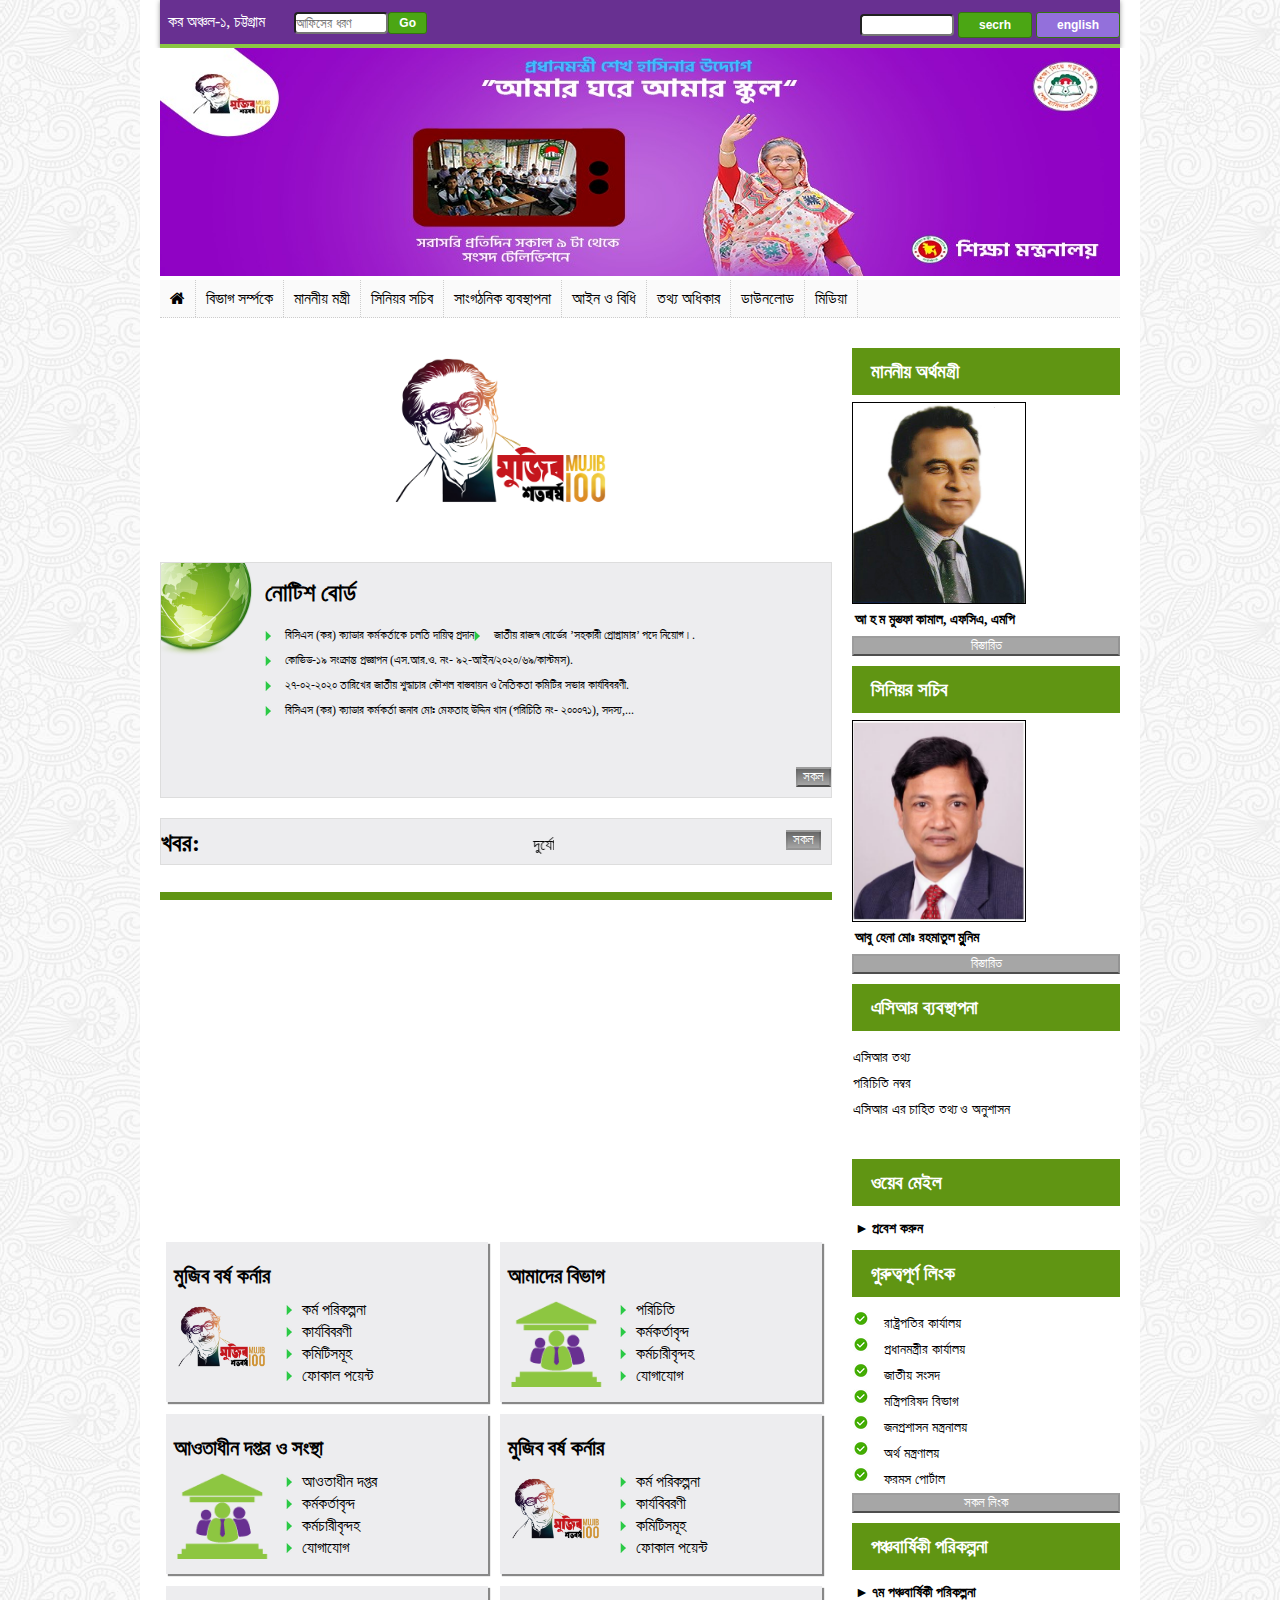
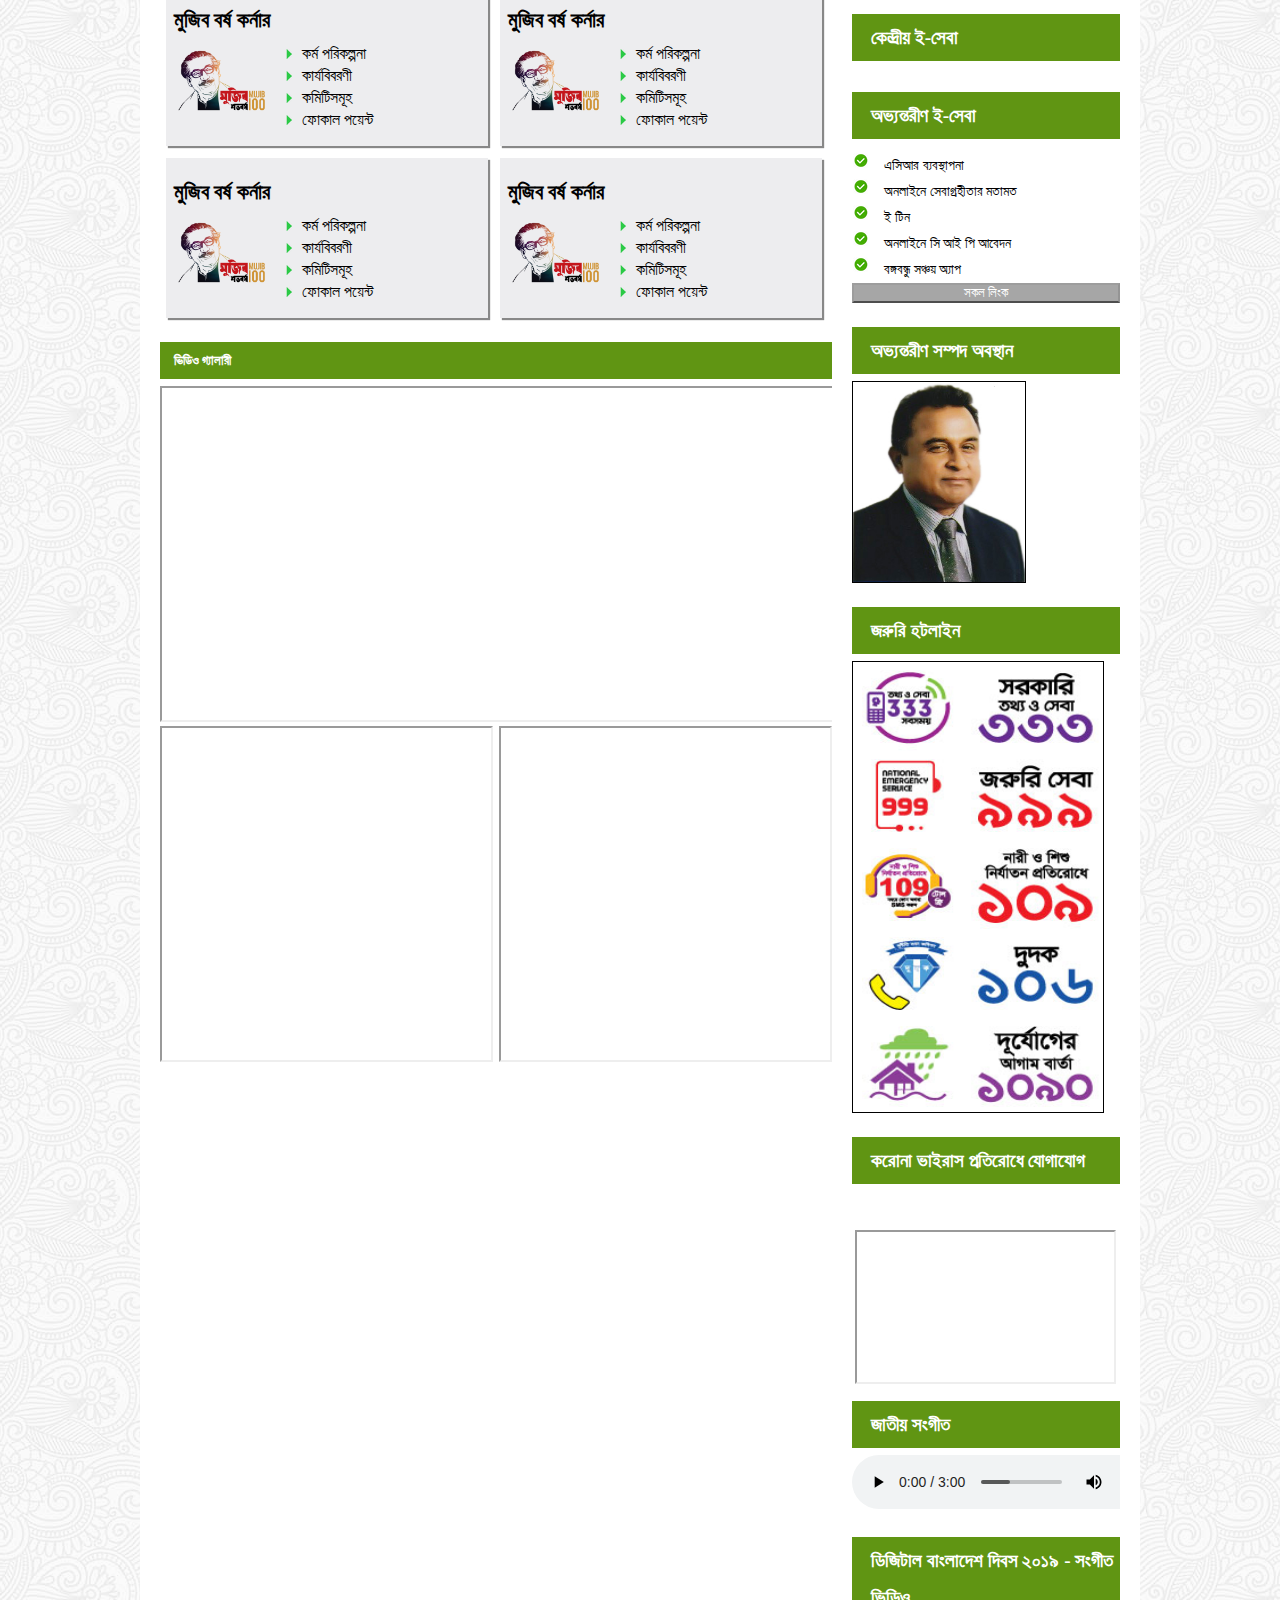
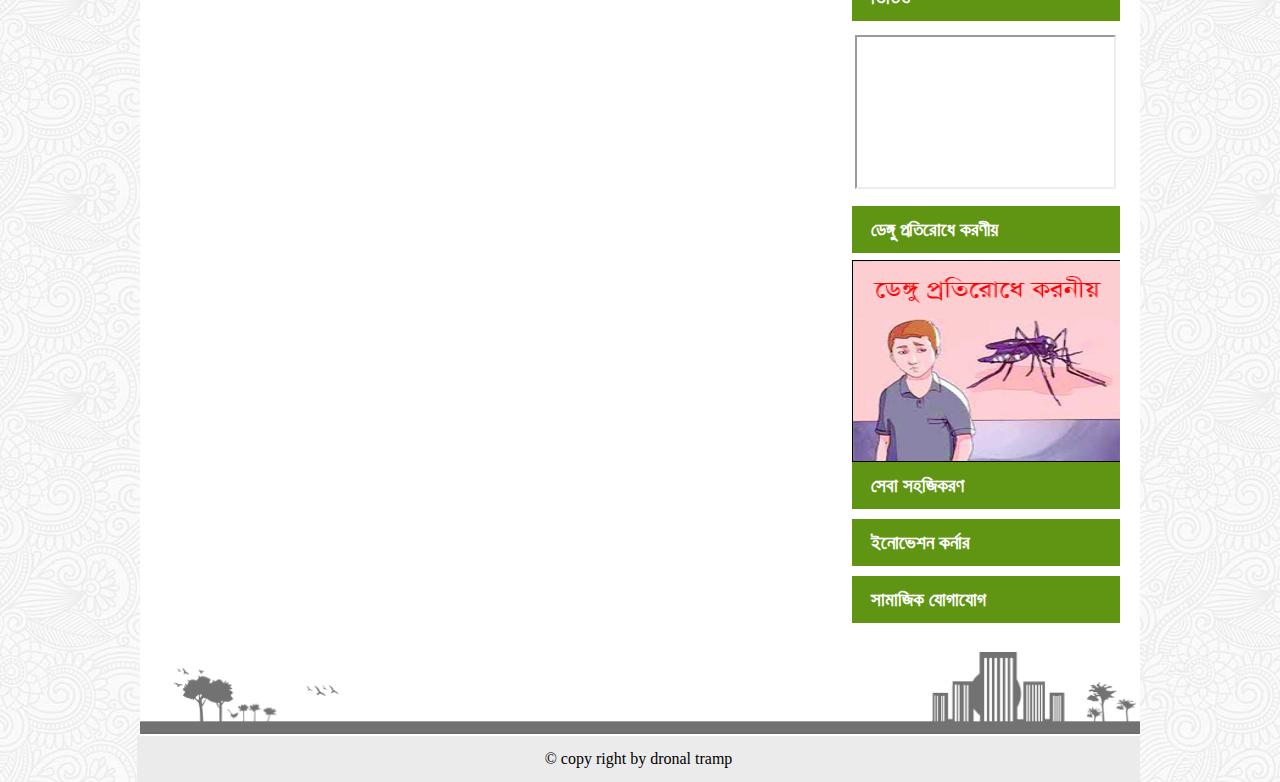
<file: project4irddotgovdotbd/tax-site/index.html>
<!DOCTYPE html>
<html lang="en">
<head>
    <meta charset="UTF-8">
	<meta name="viewport" content="width=device-width, initial-scale=1.0">
	<link rel="icon" href="icons/tax-favicon.png">
    <title>অভ্যন্তরীণ সম্পদ বিভাগ-গণপ্রজাতন্ত্রী বাংলাদেশ সরকার</title>
    <link rel="stylesheet" href="css/font-awesome.min.css">
    <link href="https://fonts.googleapis.com/css2?family=Poppins:wght@300;400;500;600;700;800;900&display=swap" rel="stylesheet">
    <link rel="stylesheet" href="css/style.css">
</head>
<body>
    <!--------------- Top menu start ----------->
				<div class="full-wrapper">
				<div class="wrapper">
					<div class="top_menu">
						<div class="top_menu_text">
						<p>কর অঞ্চল-১, চট্টগ্রাম</p>
						<input class="office"type="text" placeholder="আফিসের ধরণ  "  />

						</div>
						<button class="go_button">Go</button>
						<div class="top_menu_right">
							<input class="src-language"type="text" />
							<button class="src-btn">secrh</button>
							<button class="eng-btn">english</button>
						</div>
					</div>
				</div>
			</div>
        
    <!-------------- Top menu end ---------------->
	
	
	
	
	
    <!-------------- slider star  ------------->
		<div class="full-wrapper">
			<div class="wrapper">
				<div class="slider_img">
					<img src="images/IMG-20200329-WA0005.jpg" alt="" />
				</div>
	</div>
</div>
    <!-------------- slider end  --------------->

	



<!------------- main manu start------------------>
	<div class="full-wrapper">
			<div class="wrapper">
			<div class="full_main_menu">
			<nav>
			
				<ul>
					<li><a href="#"><i class="fa fa-home"></i></a></li>
					<li><a href="#">বিভাগ সর্ম্পকে </a>
					<ul class="drp-menu">
						<li><a href="#">পরিচিতি</a></li>
						<li><a href="#">সিটিজেন </a></li>
						<li><a href="#">সাংগঠনিক </a></li>
						<li><a href="#">যোগাযোগ</a></li>
					</ul>
				
					
					</li>
					<li><a href="#">মাননীয় মন্ত্রী </a></li>
					<li><a href="#">সিনিয়র সচিব </a>
						<ul class="drp-menu">
							<li><a href="senior_shochib_page1.html">সিনিয়র সচিব</a></li>
							<li><a href="senior_shochiber.html">সিনিয়র সচিবের  দফতর</a></li>
							<li><a href="shabek-shochibbrindo.html">সাবেক সচিববৃন্দ</a></li>
						</ul>
					</li>
					<li><a href="#">সাংগঠনিক ব্যবস্থাপনা  </a>
					<ul class="drp-menu">
						<li><a href="#">পরিচিতি</a></li>
						<li><a href="#">সিটিজেন চার্টার</a></li>
						<li><a href="#">সাংগঠনিক কাঠামো</a></li>
						<li><a href="#">যোগাযোগ</a></li>
					</ul>
					
					</li>
					<li><a href="#">আইন ও বিধি  </a></li>
					<li><a href="#">তথ্য অধিকার</a></li>
					<li><a href="#">ডাউনলোড </a></li>
					<li><a href="#">মিডিয়া  </a></li>
					
				</ul>
			</nav>
			
		</div>
	</div>
</div>
<!------------- main manu end------------------>


	  
		<!-------------body start ------------------>
		
	
	<div class="full-wrapper">
		<div class="wrapper">
			<div class="main_body_contant">
				<div class="left_content">
					<div class="top_img">
						<img src="images/mujib_logo.png" alt="" />
					</div>
					<div class="notice_bord">
						<div class="notice_bord_content">
							<h2>নোটিশ বোর্ড</h2>
							<ul>
								<li><a href="#">বিসিএস (কর) ক্যাডার কর্মকর্তাকে চলতি দায়িত্ব প্রদান</a></li>
								<li><a href="#">জাতীয় রাজস্ব বোর্ডের ’সহকারী প্রোগ্রামার’ পদে নিয়োগ।.</a></li>
								<li><a href="#">কোভিড-১৯ সংক্রান্ত প্রজ্ঞাপন (এস.আর.ও. নং- ৯২-আইন/২০২০/৬৯/কাস্টমস).</a></li>
								<li><a href="#">২৭-০২-২০২০ তারিখের জাতীয় শুদ্ধাচার কৌশল বাস্তবায়ন ও নৈতিকতা কমিটির সভার কার্যবিবরণী.</a></li>
								<li><a href="#">বিসিএস (কর) ক্যাডার কর্মকর্তা জনাব মোঃ মেফতাহ উদ্দিন খান (পরিচিতি নং- ২০০০৭১), সদস্য,...</a></li>
							</ul>
					
						</div>
						<div class="notice_btn">
							<button>সকল</button>
						</div>
					</div>
		
		
		
					<div class="news_slide">
						<div class="news_h2">
							<h2>খবর:</h2>
						</div>
						<div class="news_p">
							<marquee width="80%"scrollamount="2">
								দুর্যোগের আগাম বার্তা জানার জন্য টোল ফ্রি নম্বর ১০৯০ ডায়াল করুন (২০১৯-০৭-২১)
								যানবাহন/গাড়ী ক্রয় এবং বাড়ী ভাড়াকরণ সংক্রান্ত। (২০১৮-১১-০৭) 
							</marquee>
						</div>
						<div class="news_btn">
								<button>সকল</button>
						</div>
					</div>
		
		
					<div class="youtube_video">
						<div class="main_video">
							<iframe width="100%" height="332" src="https://www.youtube.com/embed/tgbNymZ7vqY"></iframe>
						</div>
					</div>
				
				<!-- -----------------box- 1-------------- -->
				<div class="main_box_wrapper">
				<div class="main_box-2">
				<div class="main_box_content">
				<div class="main_box">
					<h4> মুজিব বর্ষ কর্নার</h4>
					<img src="images/mujib_100_logo.png" alt="" />
					<ul class="box_ul">
						<li><a href="#">কর্ম পরিকল্পনা</a></li>
						<li><a href="#"> কার্যবিবরণী</a></li>
						<li><a href="#"> কমিটিসমূহ</a></li>
						<li><a href="#">ফোকাল পয়েন্ট</a></li>
					</ul>
				
				</div>
			</div>
			<div class="main_box_content">
				<div class="main_box">
					<h4> আমাদের বিভাগ</h4>
					<img src="images/aboutus2.png" alt="" />
					<ul class="box_ul">
						<li><a href="#"> পরিচিতি</a></li>
						<li><a href="#"> কর্মকর্তাবৃন্দ</a></li>
						<li><a href="#">  কর্মচারীবৃন্দহ</a></li>
						<li><a href="#"> যোগাযোগ</a></li>
					</ul>
				
				</div>
			</div>
		</div>
				
				
   
    
   


   

				<!-- -----------------box- 2-------------- -->
				<div class="main_box-2">
				<div class="main_box_content">
				<div class="main_box">
					<h4>আওতাধীন দপ্তর ও সংস্থা </h4>
					<img src="images/aboutus2.png" alt="" />
					<ul class="box_ul">
						<li><a href="#">  আওতাধীন দপ্তর</a></li>
						<li><a href="#"> কর্মকর্তাবৃন্দ</a></li>
						<li><a href="#">  কর্মচারীবৃন্দহ</a></li>
						<li><a href="#"> যোগাযোগ</a></li>
					</ul>
				
				</div>
			</div>
			<div class="main_box_content">
				<div class="main_box">
					<h4> মুজিব বর্ষ কর্নার</h4>
					<img src="images/mujib_100_logo.png" alt="" />
					<ul class="box_ul">
						<li><a href="#">কর্ম পরিকল্পনা</a></li>
						<li><a href="#"> কার্যবিবরণী</a></li>
						<li><a href="#"> কমিটিসমূহ</a></li>
						<li><a href="#">ফোকাল পয়েন্ট</a></li>
					</ul>
				
				</div>
			</div>
		</div>
		
				<!-- -----------------box- 3-------------- -->
				<div class="main_box-2">
				<div class="main_box_content">
				<div class="main_box">
					<h4> মুজিব বর্ষ কর্নার</h4>
					<img src="images/mujib_100_logo.png" alt="" />
					<ul class="box_ul">
						<li><a href="#">কর্ম পরিকল্পনা</a></li>
						<li><a href="#"> কার্যবিবরণী</a></li>
						<li><a href="#"> কমিটিসমূহ</a></li>
						<li><a href="#">ফোকাল পয়েন্ট</a></li>
					</ul>
				
				</div>
			</div>
			<div class="main_box_content">
				<div class="main_box">
					<h4> মুজিব বর্ষ কর্নার</h4>
					<img src="images/mujib_100_logo.png" alt="" />
					<ul class="box_ul">
						<li><a href="#">কর্ম পরিকল্পনা</a></li>
						<li><a href="#"> কার্যবিবরণী</a></li>
						<li><a href="#"> কমিটিসমূহ</a></li>
						<li><a href="#">ফোকাল পয়েন্ট</a></li>
					</ul>
				
				</div>
			</div>
		</div>
		
				<!-- -----------------box- 4-------------- -->
				<div class="main_box-2">
				<div class="main_box_content">
				<div class="main_box">
					<h4> মুজিব বর্ষ কর্নার</h4>
					<img src="images/mujib_100_logo.png" alt="" />
					<ul class="box_ul">
						<li><a href="#">কর্ম পরিকল্পনা</a></li>
						<li><a href="#"> কার্যবিবরণী</a></li>
						<li><a href="#"> কমিটিসমূহ</a></li>
						<li><a href="#">ফোকাল পয়েন্ট</a></li>
					</ul>
				
				</div>
			</div>
			<div class="main_box_content">
				<div class="main_box">
					<h4> মুজিব বর্ষ কর্নার</h4>
					<img src="images/mujib_100_logo.png" alt="" />
					<ul class="box_ul">
						<li><a href="#">কর্ম পরিকল্পনা</a></li>
						<li><a href="#"> কার্যবিবরণী</a></li>
						<li><a href="#"> কমিটিসমূহ</a></li>
						<li><a href="#">ফোকাল পয়েন্ট</a></li>
					</ul>
				
				</div>
			</div>
		</div>
	</div>
			
				
					<!------------youtube galary-------------- -->
					<div class="yotube_video_galary">
						<div class="galary_h5">
						<h5>ভিডিও গ্যালারী </h5>
					</div>
					<div class="glary_video">
					<p><iframe width="100%" height="332" src="https://www.youtube.com/embed/bhZ1H9GMV8Q"></iframe></p>
						<div class="video_sec">
					<p><iframe class="video-1"width="49%" height="332" src="https://www.youtube.com/embed/naRdxnd_xFc"></iframe></p>
					<p><iframe class="video-2"width="49%" height="332" src="https://www.youtube.com/embed/6TFxQAw2HaU"></iframe></p>
					</div>
					</div>
					
					</div>
						
			
			</div>
			
			
			
			<div class="right_content">
				<div class="colom_box">
					<div class="galary_h5">
						<h5>মাননীয় অর্থমন্ত্রী </h5>
					</div>
					<img class="col_img"src="images/AHM Mostofa Kamal Sir.jpg" alt="" />
					<p><strong>আ হ ম মুস্তফা কামাল, এফসিএ, এমপি</strong></p>
					<a href="#"><button>বিস্তারিত</button></a>
				</div>
				<div class="colom_box">
					<div class="galary_h5">
						<h5>সিনিয়র সচিব  </h5>
					</div>
					<img class="col_img"src="images/Sr. Secretary .png" alt="" />
					<p><strong>আবু হেনা মোঃ রহমাতুল মুুুুুনিম</strong></p>
					<a href="#"><button>বিস্তারিত</button></a>
				</div>
				
				<div class="colom_box">
					<div class="galary_h5">
						<h5>এসিআর ব্যবস্থাপনা   </h5>
					</div>
					<ul>
						<li><a href="#">এসিআর তথ্য</a></li>
						<li><a href="#">পরিচিতি নম্বর</a></li>
						<li><a href="#">এসিআর এর চাহিত তথ্য ও অনুশাসন</a></li>
					</ul>
				</div>
				
				
				
				<div class="colom_box">
					<div class="galary_h5">
						<h5>ওয়েব মেইল  </h5>
					</div>
					<p>► প্রবেশ করুন </p>
					
				</div>
				

				
					<div class="colom_box fixd">
					<div class="galary_h5">
						<h5>গুরুত্বপূর্ণ লিংক </h5>
					</div>
						<div class="all_link">
							<ul>
								<li><a href="#"> রাষ্ট্রপতির কার্যালয়</a></li>
								<li><a href="#">প্রধানমন্ত্রীর কার্যালয়</a></li>
								<li><a href="#"> জাতীয় সংসদ</a></li>
								<li><a href="#">মন্ত্রিপরিষদ বিভাগ</a></li>
								<li><a href="#"> জনপ্রশাসন মন্ত্রনালয়</a></li>
								<li><a href="#"> অর্থ মন্ত্রণালয়</a></li>
								<li><a href="#">ফরমস পোর্টাল</a></li>
							</ul>
						</div>
					<a href="#"><button> সকল লিংক</button></a>
				</div>
				
				<div class="colom_box">
					<div class="galary_h5">
						<h5>পঞ্চবার্ষিকী পরিকল্পনা    </h5>
					</div>
					<p>► ৭ম পঞ্চবার্ষিকী পরিকল্পনা </p>
					
				</div>
				
				
				<div class="colom_box fixd">
					<div class="galary_h5">
						<h5>   কেন্দ্রীয় ই-সেবা</h5>
					</div>
				</div>
				
				

				<div class=" cek colom_box fixd">
					<div class="galary_h5">
						<h5>অভ্যন্তরীণ ই-সেবা </h5>
					</div>
						<div class="all_link">
							<ul>
								<li><a href="#"> এসিআর ব্যবস্থাপনা</a></li>
								<li><a href="#"> অনলাইনে সেবাগ্রহীতার মতামত</a></li>
								<li><a href="#">ই টিন</a></li>
								<li><a href="#">অনলাইনে সি আই পি আবেদন</a></li>
								<li><a href="#"> বঙ্গবন্ধু সঞ্চয় অ্যাপ</a></li>
				
							</ul>
						</div>
					<a href="#"><button> সকল লিংক</button></a>
				</div>
				
				
				<div class="cek colom_box fixd">
					<div class=" galary_h5">
						<h5>অভ্যন্তরীণ সম্পদ অবস্থান</h5>
					</div>
					<img src="images/AHM Mostofa Kamal Sir.jpg" alt="" />
				</div>
				
				
				<div class="cek colom_box fixd">
					<div class=" galary_h5">
						<h5>জরুরি হটলাইন </h5>
					</div>
						<div class="helpline">
					<img src="images/National-Helpline.jpg" alt="" />
				</div>
				</div>
				
				<div class="cek colom_box fixd">
					<div class=" galary_h5">
						<h5>করোনা ভাইরাস প্রতিরোধে যোগাযোগ </h5>
					</div>
						<p><a href="#">করোনা ভাইরাস প্রতিরোধে যোগাযোগ</a></p>
						<p><iframe class="video-1"width="100%" height="" src="https://www.youtube.com/embed/BcLLIH2BGtk"></iframe></p>

				</div>
				
				
				<div class="colom_box">
					<div class="galary_h5">
						<h5>জাতীয় সংগীত   </h5>
					</div>
				<audio controls>
				  <source src="bd_national_anthem.mp3" type="audio/ogg">
				  <source src="horse.mp3" type="audio/mpeg">
				</audio>
				</div>
				
				
				<div class="cek colom_box fixd">
					<div class=" galary_h5">
						<h5>ডিজিটাল বাংলাদেশ দিবস ২০১৯ - সংগীত ভিডিও </h5>
					</div>
						<p><iframe class="video-1"width="100%" height="" src="https://www.youtube.com/embed/GQcmbqD0r7o"></iframe></p>

				</div>
				
				<div class="colom_box">
					<div class="galary_h5">
						<h5>ডেঙ্গু প্রতিরোধে করণীয় </h5>
					</div>
					<a href="#"><img style="width:100%; height:200px;"class="col_img dengu"src="images/dengu.jpg" alt="" /></a>
				</div>
				
				<div class="colom_box">
					<div class="galary_h5">
						<h5><a href="#">সেবা সহজিকরণ </a></h5>
					</div>
					
				</div>
				
				
				<div class="colom_box">
					<div class="galary_h5">
						<h5><a href="#">ইনোভেশন কর্নার </a></h5>
					</div>
					
				</div>
				
				
				<div class="colom_box">
					<div class="galary_h5">
						<h5><a href="#">সামাজিক যোগাযোগ </a></h5>
					</div>
					
				</div>
				
				
				
				
				
				
				
			</div>
			</div>
			
		</div>
	</div>
		
		
		
		
		<!-------------body end------------------>
		
		
	<!-- -----------footer start---------- -->
		<footer>
		
		
		<div class="full-wrapper">
		<div class="footer_img">
				<img src="images/footer_top_bg.png" alt="" />
				</div>
		
			<div class="wrapper">
			
			<div class="site_copy">
			<p> © copy right by  dronal tramp </p>
			
			
			</div>
		</div>
</div>
		
		
		
		
		</footer>
	

	
	<!-- -----------footer end---------- -->


        

</body>
</html>
</file>
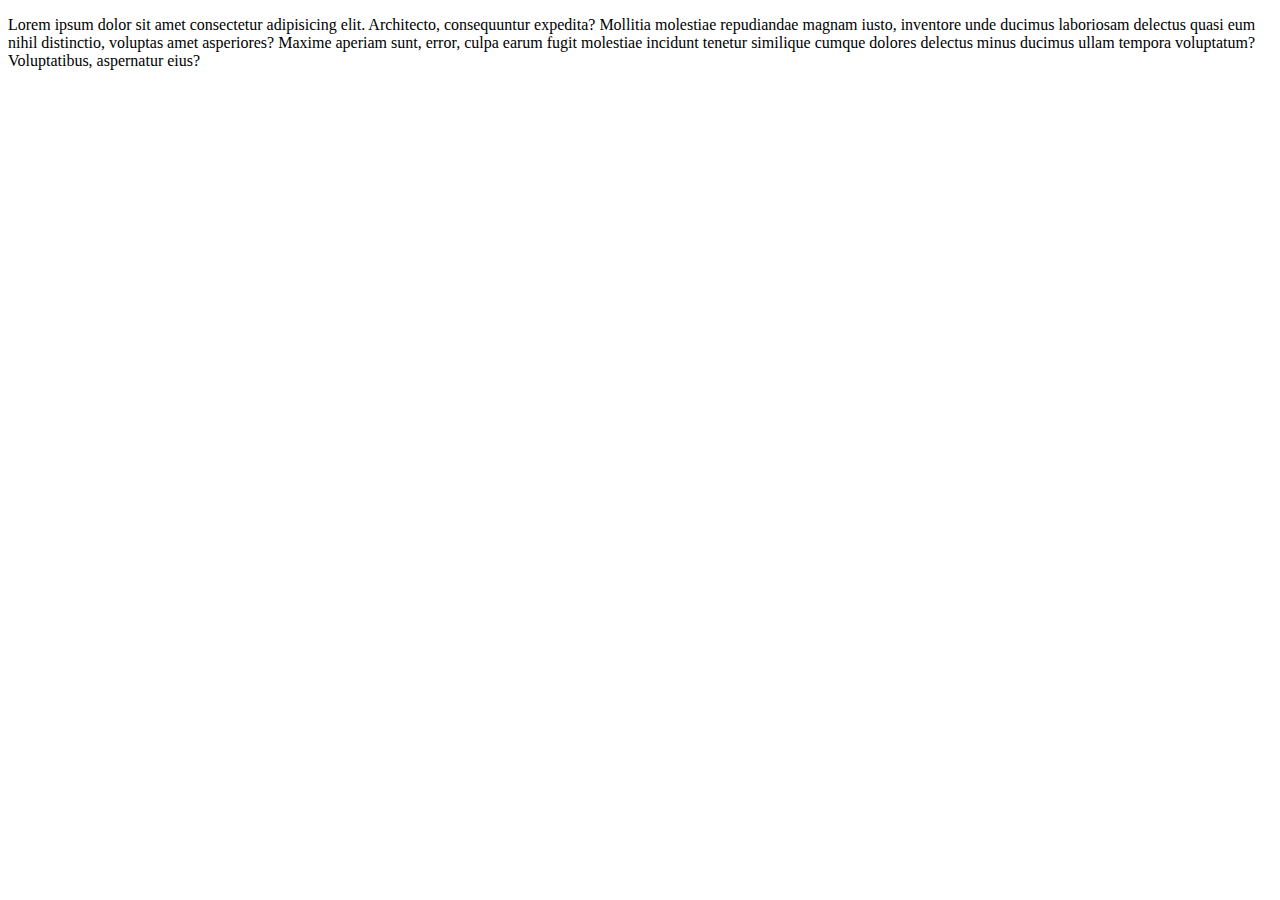
<file: project3reflectionsofscotlanddotcom/home.html>
<!DOCTYPE html>
<html lang="en">
<head>
    <meta charset="UTF-8">
    <meta name="viewport" content="width=device-width, initial-scale=1.0">
    <title>Document</title>
</head>
<body>
    <p>Lorem ipsum dolor sit amet consectetur adipisicing elit. Architecto, consequuntur expedita? Mollitia molestiae repudiandae magnam iusto, inventore unde ducimus laboriosam delectus quasi eum nihil distinctio, voluptas amet asperiores? Maxime aperiam sunt, error, culpa earum fugit molestiae incidunt tenetur similique cumque dolores delectus minus ducimus ullam tempora voluptatum? Voluptatibus, aspernatur eius?</p>
</body>
</html>
</file>
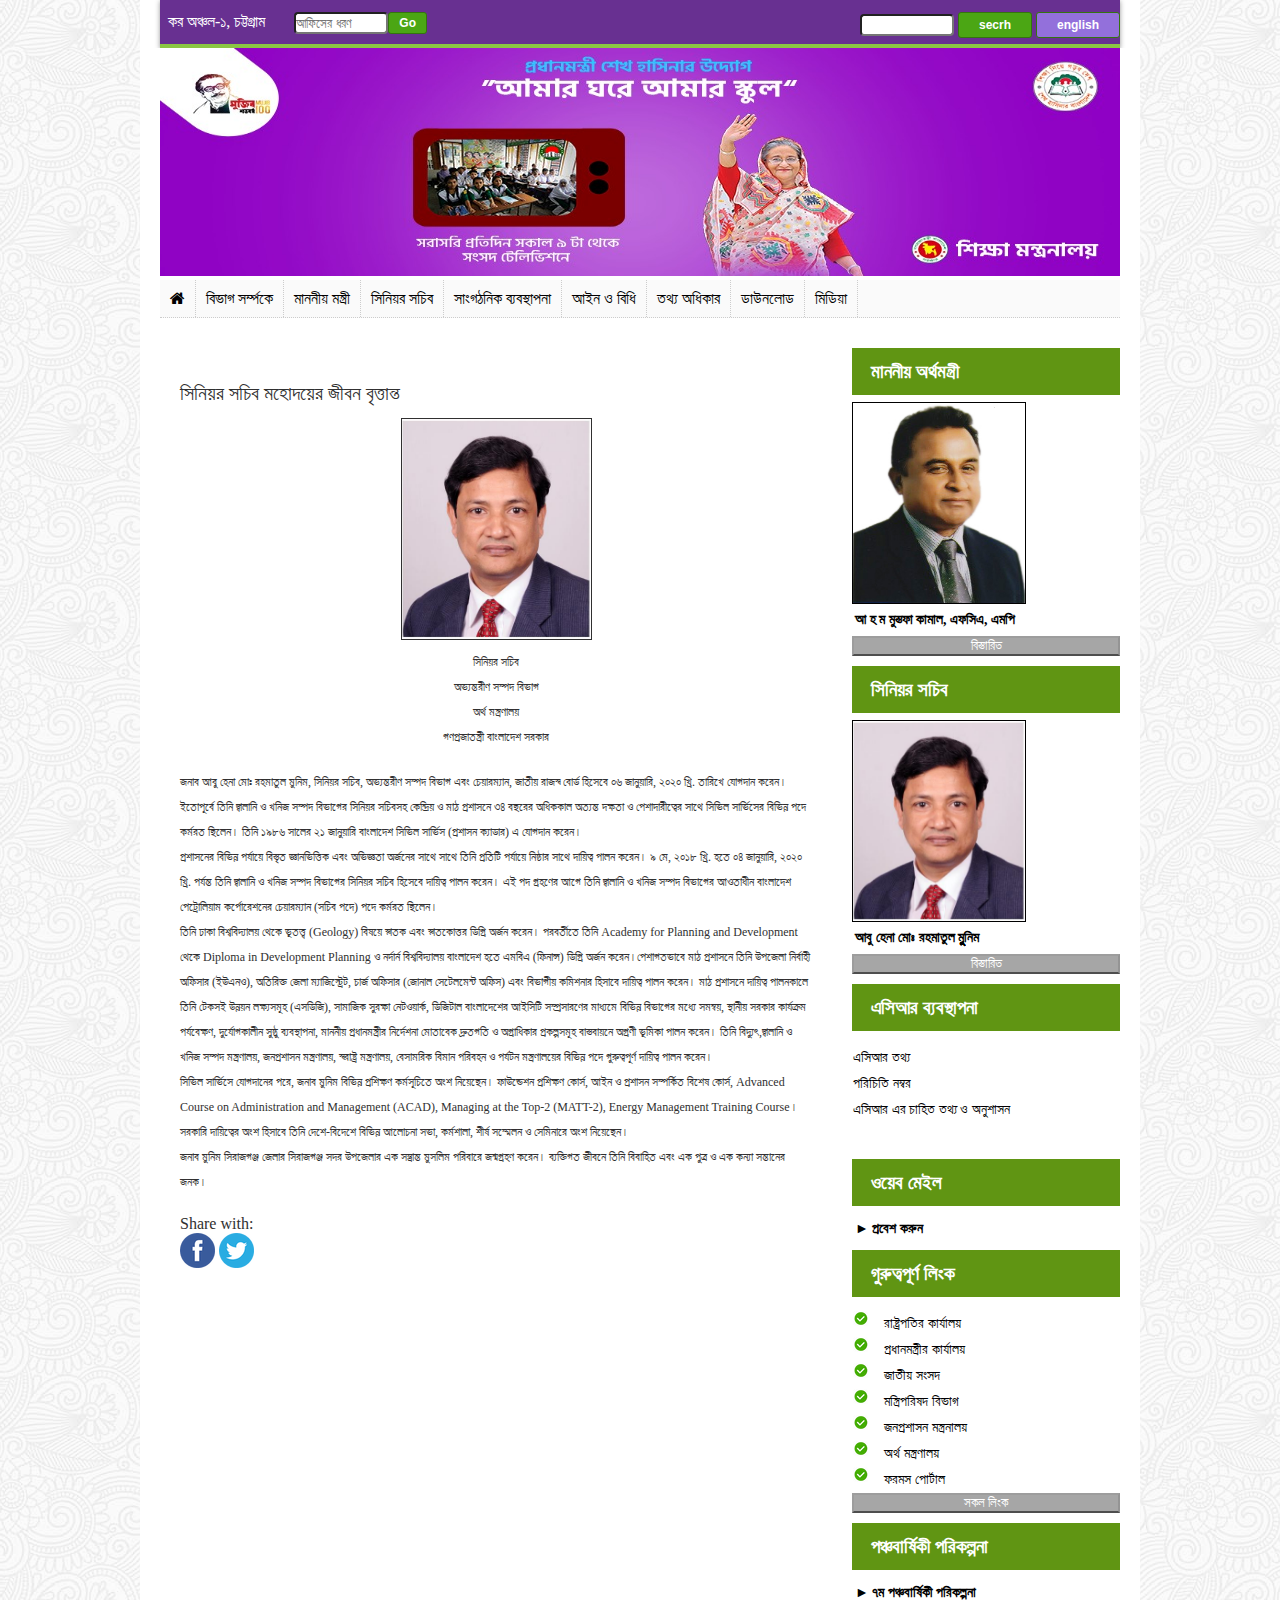
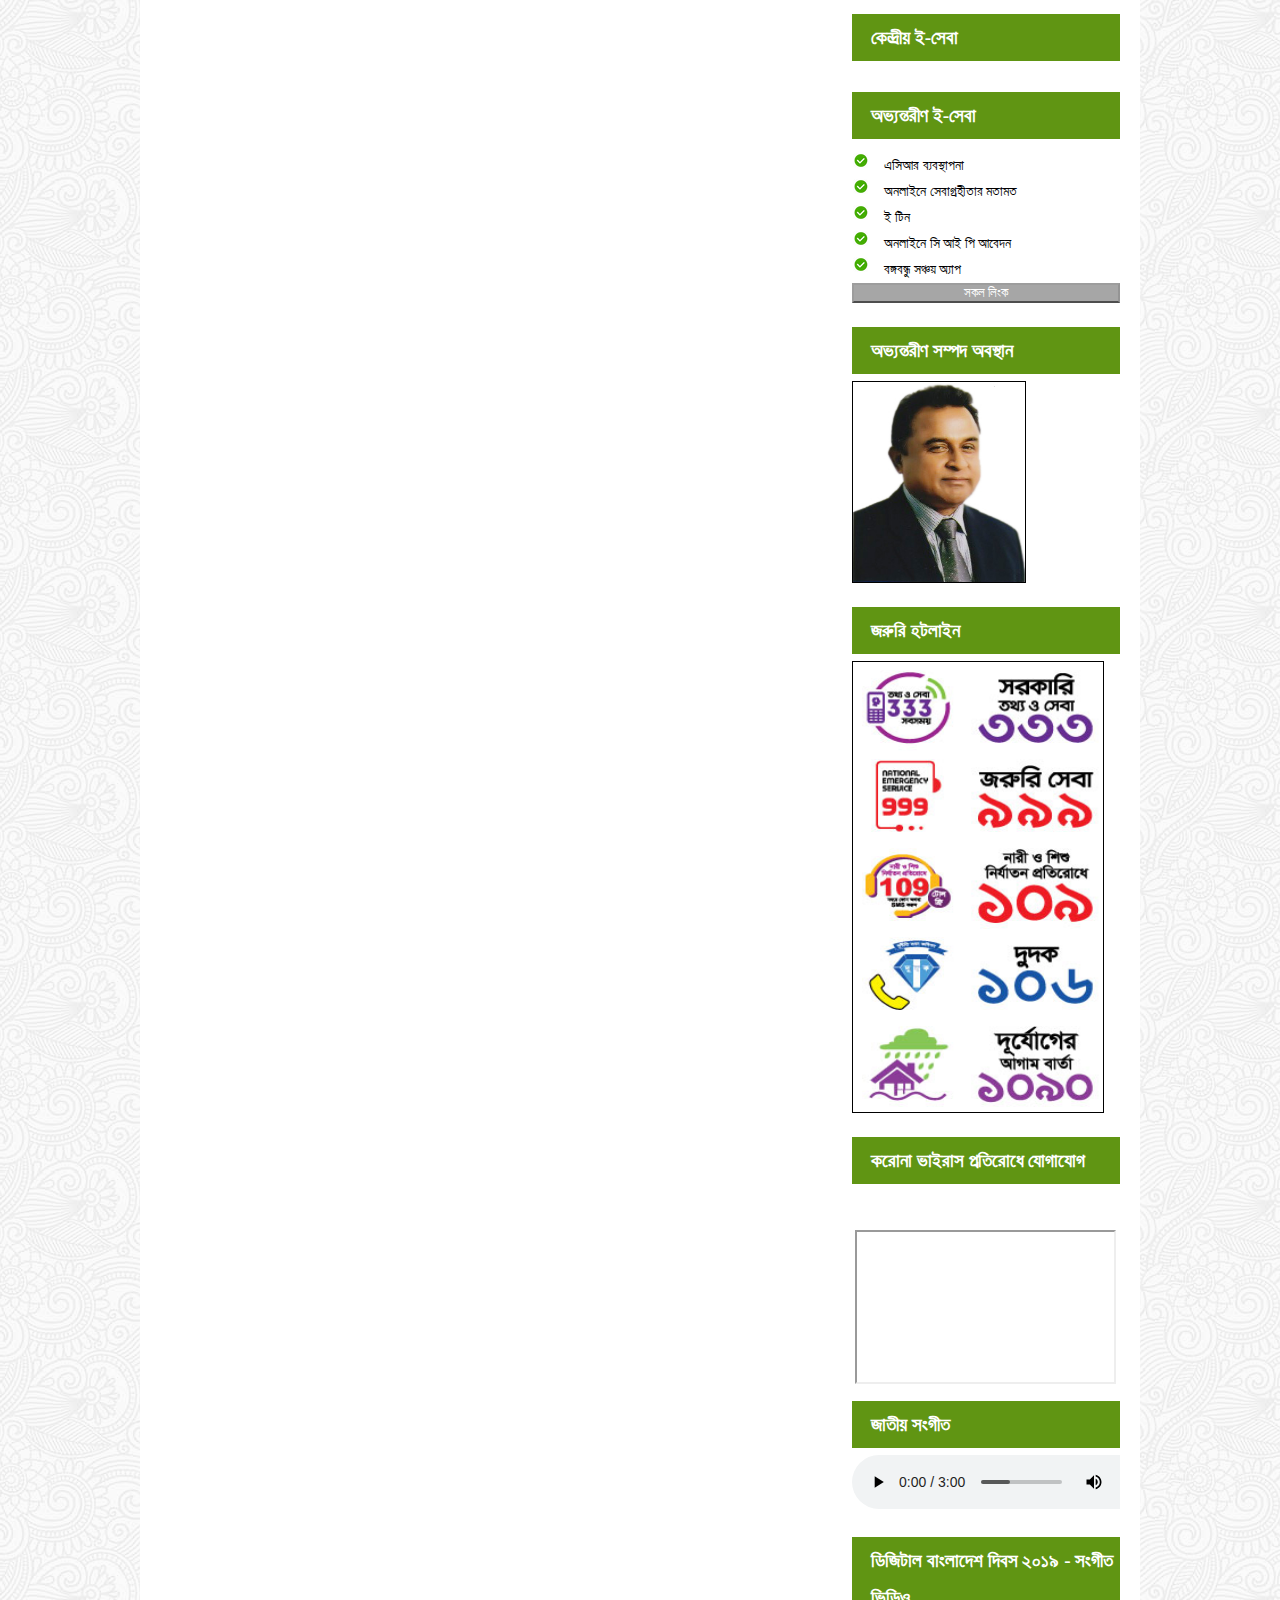
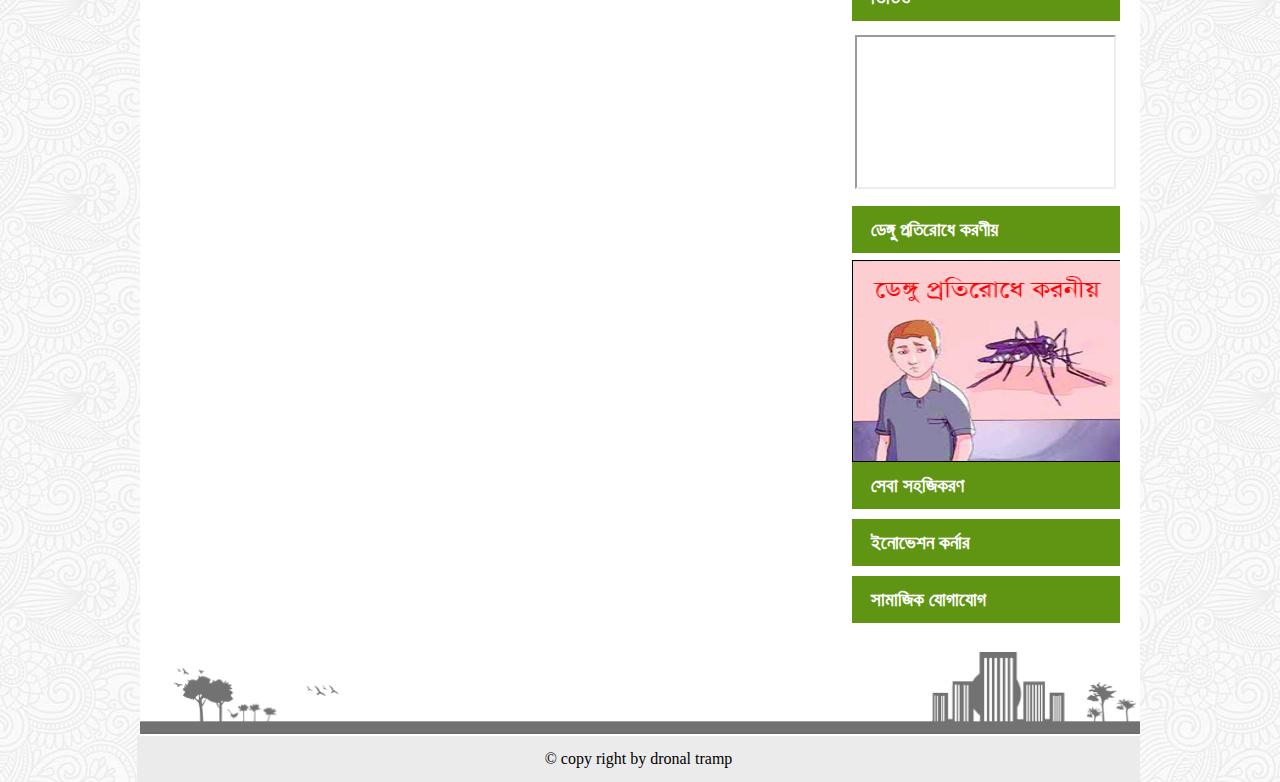
<file: project4irddotgovdotbd/tax-site/senior_shochib_page1.html>
<!DOCTYPE html>
<html lang="en">
<head>
    <meta charset="UTF-8">
	<meta name="viewport" content="width=device-width, initial-scale=1.0">
	<link rel="icon" href="icons/tax-favicon.png">
    <title>অভ্যন্তরীণ সম্পদ বিভাগ-গণপ্রজাতন্ত্রী বাংলাদেশ সরকার</title>
    <link rel="stylesheet" href="css/font-awesome.min.css">
    <link href="https://fonts.googleapis.com/css2?family=Poppins:wght@300;400;500;600;700;800;900&display=swap" rel="stylesheet">
    <link rel="stylesheet" href="css/style.css">
</head>
<body>
    <!--------------- Top menu start ----------->
				<div class="full-wrapper">
				<div class="wrapper">
					<div class="top_menu">
						<div class="top_menu_text">
						<p>কর অঞ্চল-১, চট্টগ্রাম</p>
						<input class="office"type="text" placeholder="আফিসের ধরণ  "  />

						</div>
						<button class="go_button">Go</button>
						<div class="top_menu_right">
							<input class="src-language"type="text" />
							<button class="src-btn">secrh</button>
							<button class="eng-btn">english</button>
						</div>
					</div>
				</div>
			</div>
        
    <!-------------- Top menu end ---------------->
	
	
	
	
	
    <!-------------- slider star  ------------->
		<div class="full-wrapper">
			<div class="wrapper">
				<div class="slider_img">
					<img src="images/IMG-20200329-WA0005.jpg" alt="" />
				</div>
	</div>
</div>
    <!-------------- slider end  --------------->

	



<!------------- main manu start------------------>
	<div class="full-wrapper">
			<div class="wrapper">
			<div class="full_main_menu">
			<nav>
			
				<ul>
					<li><a href="index.html"><i class="fa fa-home"></i></a></li>
					<li><a href="#">বিভাগ সর্ম্পকে </a>
					<ul class="drp-menu">
						<li><a href="#">পরিচিতি</a></li>
						<li><a href="#">সিটিজেন </a></li>
						<li><a href="#">সাংগঠনিক </a></li>
						<li><a href="#">যোগাযোগ</a></li>
					</ul>
				
					
					</li>
					<li><a href="#">মাননীয় মন্ত্রী </a></li>
					<li><a href="#">সিনিয়র সচিব </a>
						<ul class="drp-menu">
							<li><a href="senior_shochib_page1.html">সিনিয়র সচিব</a></li>
							<li><a href="senior_shochiber.html">সিনিয়র সচিবের  দফতর</a></li>
							<li><a href="shabek-shochibbrindo.html">সাবেক সচিববৃন্দ</a></li>
						</ul>
					</li>
					<li><a href="#">সাংগঠনিক ব্যবস্থাপনা  </a>
					<ul class="drp-menu">
						<li><a href="#">পরিচিতি</a></li>
						<li><a href="#">সিটিজেন চার্টার</a></li>
						<li><a href="#">সাংগঠনিক কাঠামো</a></li>
						<li><a href="#">যোগাযোগ</a></li>
					</ul>
					
					</li>
					<li><a href="#">আইন ও বিধি  </a></li>
					<li><a href="#">তথ্য অধিকার</a></li>
					<li><a href="#">ডাউনলোড </a></li>
					<li><a href="#">মিডিয়া  </a></li>
					
				</ul>
			</nav>
			
		</div>
	</div>
</div>
<!------------- main manu end------------------>


	  
		<!-------------body start ------------------>
		
	
	<div class="full-wrapper">
		<div class="wrapper">
			<div class="main_body_contant">
				<div class="left_content">
					<div class="senior-sochib-page-left_content">
						<p class="senior-title">সিনিয়র সচিব মহোদয়ের জীবন বৃত্তান্ত</p>
						<div class="card-wrapper">
							<img src="images/Sr. Secretary .png" alt="">
							<p class="card-content">
								সিনিয়র সচিব </br>
								অভ্যন্তরীণ সম্পদ বিভাগ</br>
								অর্থ মন্ত্রণালয়</br>
								গণপ্রজাতন্ত্রী বাংলাদেশ সরকার</br>
							</p>
						</div>
						<p class="senior-sochib-page-content">জনাব আবু হেনা মোঃ রহমাতুল মুনিম, সিনিয়র সচিব, অভ্যন্তরীণ সম্পদ বিভাগ এবং চেয়ারম্যান, জাতীয় রাজস্ব বোর্ড হিসেবে ০৬ জানুয়ারি, ২০২০ খ্রি. তারিখে যোগদান করেন। ইতোপূর্বে তিনি জ্বালানি ও খনিজ সম্পদ বিভাগের সিনিয়র সচিবসহ কেন্দ্রিয় ও মাঠ প্রশাসনে ৩৪ বছরের অধিককাল অত্যন্ত দক্ষতা ও পেশাদারীত্বের সাথে সিভিল সার্ভিসের বিভিন্ন পদে কর্মরত ছিলেন। তিনি ১৯৮৬  সালের ২১ জানুয়ারি বাংলাদেশ সিভিল সার্ভিস (প্রশাসন ক্যাডার) এ যোগদান করেন।</br>
						প্রশাসনের বিভিন্ন পর্যায়ে বিস্তৃত জ্ঞানভিত্তিক এবং অভিজ্ঞতা অর্জনের সাথে সাথে তিনি প্রতিটি পর্যায়ে নিষ্ঠার সাথে দায়িত্ব পালন করেন। ৯ মে, ২০১৮ খ্রি. হতে ০৪ জানুয়ারি, ২০২০ খ্রি. পর্যন্ত তিনি জ্বালানি ও খনিজ সম্পদ বিভাগের সিনিয়র সচিব হিসেবে দায়িত্ব পালন করেন। এই পদ গ্রহণের আগে তিনি জ্বালানি ও খনিজ সম্পদ বিভাগের আওতাধীন বাংলাদেশ পেট্রোলিয়াম কর্পোরেশনের চেয়ারম্যান (সচিব পদে) পদে কর্মরত ছিলেন।</br>
						তিনি ঢাকা বিশ্ববিদ্যালয় থেকে ভূতত্ত্ব (Geology) বিষয়ে স্নাতক এবং স্নাতকোত্তর ডিগ্রি অর্জন করেন। পরবর্তীতে তিনি Academy for Planning and Development থেকে Diploma in Development Planning ও নর্দার্ন বিশ্ববিদ্যালয় বাংলাদেশ হতে এমবিএ (ফিনান্স) ডিগ্রি অর্জন করেন।পেশাগতভাবে মাঠ প্রশাসনে তিনি উপজেলা নির্বাহী অফিসার (ইউএনও), অতিরিক্ত জেলা ম্যাজিস্ট্রেট, চার্জ অফিসার (জোনাল সেটেলমেন্ট অফিস) এবং বিভাগীয় কমিশনার হিসাবে দায়িত্ব পালন করেন। মাঠ প্রশাসনে দায়িত্ব পালনকালে তিনি টেকসই উন্নয়ন লক্ষ্যসমূহ (এসডিজি), সামাজিক সুরক্ষা নেটওয়ার্ক, ডিজিটাল বাংলাদেশের আইসিটি সম্প্রসারণের মাধ্যমে বিভিন্ন বিভাগের মধ্যে সমন্বয়, স্থানীয় সরকার কার্যক্রম পর্যবেক্ষণ, দুর্যোগকালীন সুষ্ঠু ব্যবস্থাপনা, মাননীয় প্রধানমন্ত্রীর নির্দেশনা মোতাবেক দ্রুতগতি ও অগ্রাধিকার প্রকল্পসমূহ বাস্তবায়নে অগ্রণী ভূমিকা পালন করেন। তিনি বিদ্যুৎ,জ্বালানি ও খনিজ সম্পদ মন্ত্রণালয়, জনপ্রশাসন মন্ত্রণালয়, স্বরাষ্ট্র মন্ত্রণালয়, বেসামরিক বিমান পরিবহন ও পর্যটন মন্ত্রণালয়ের বিভিন্ন পদে গুরুত্বপূর্ণ দায়িত্ব পালন করেন।</br>
						সিভিল সার্ভিসে যোগদানের পরে, জনাব মুনিম বিভিন্ন প্রশিক্ষণ কর্মসূচিতে অংশ নিয়েছেন। ফাউন্ডেশন প্রশিক্ষণ কোর্স, আইন ও প্রশাসন সম্পর্কিত বিশেষ কোর্স, Advanced Course on Administration and Management (ACAD), Managing at the Top-2 (MATT-2), Energy Management Training Course। সরকারি দায়িত্বের অংশ হিসাবে তিনি দেশে-বিদেশে বিভিন্ন আলোচনা সভা, কর্মশালা, শীর্ষ সম্মেলন ও সেমিনারে অংশ নিয়েছেন।</br>
						জনাব মুনিম সিরাজগঞ্জ জেলার সিরাজগঞ্জ সদর উপজেলার এক সম্ভ্রান্ত মুসলিম পরিবারে জন্মগ্রহণ করেন। ব্যক্তিগত জীবনে তিনি বিবাহিত এবং এক পুত্র ও এক কন্যা সন্তানের জনক।</p>

						<div class="social-share-icon">
							<p>Share with:</p>
							<img src="images/facebook.png" alt="">
							<img src="images/twitter.png" alt="">
						</div>
					</div>
				</div>
			
			
			
			<div class="right_content">
				<div class="colom_box">
					<div class="galary_h5">
						<h5>মাননীয় অর্থমন্ত্রী </h5>
					</div>
					<img class="col_img"src="images/AHM Mostofa Kamal Sir.jpg" alt="" />
					<p><strong>আ হ ম মুস্তফা কামাল, এফসিএ, এমপি</strong></p>
					<a href="#"><button>বিস্তারিত</button></a>
				</div>
				<div class="colom_box">
					<div class="galary_h5">
						<h5>সিনিয়র সচিব  </h5>
					</div>
					<img class="col_img"src="images/Sr. Secretary .png" alt="" />
					<p><strong>আবু হেনা মোঃ রহমাতুল মুুুুুনিম</strong></p>
					<a href="#"><button>বিস্তারিত</button></a>
				</div>
				
				<div class="colom_box">
					<div class="galary_h5">
						<h5>এসিআর ব্যবস্থাপনা   </h5>
					</div>
					<ul>
						<li><a href="#">এসিআর তথ্য</a></li>
						<li><a href="#">পরিচিতি নম্বর</a></li>
						<li><a href="#">এসিআর এর চাহিত তথ্য ও অনুশাসন</a></li>
					</ul>
				</div>
				
				
				
				<div class="colom_box">
					<div class="galary_h5">
						<h5>ওয়েব মেইল  </h5>
					</div>
					<p>► প্রবেশ করুন </p>
					
				</div>
				

				
					<div class="colom_box fixd">
					<div class="galary_h5">
						<h5>গুরুত্বপূর্ণ লিংক </h5>
					</div>
						<div class="all_link">
							<ul>
								<li><a href="#"> রাষ্ট্রপতির কার্যালয়</a></li>
								<li><a href="#">প্রধানমন্ত্রীর কার্যালয়</a></li>
								<li><a href="#"> জাতীয় সংসদ</a></li>
								<li><a href="#">মন্ত্রিপরিষদ বিভাগ</a></li>
								<li><a href="#"> জনপ্রশাসন মন্ত্রনালয়</a></li>
								<li><a href="#"> অর্থ মন্ত্রণালয়</a></li>
								<li><a href="#">ফরমস পোর্টাল</a></li>
							</ul>
						</div>
					<a href="#"><button> সকল লিংক</button></a>
				</div>
				
				<div class="colom_box">
					<div class="galary_h5">
						<h5>পঞ্চবার্ষিকী পরিকল্পনা    </h5>
					</div>
					<p>► ৭ম পঞ্চবার্ষিকী পরিকল্পনা </p>
					
				</div>
				
				
				<div class="colom_box fixd">
					<div class="galary_h5">
						<h5>   কেন্দ্রীয় ই-সেবা</h5>
					</div>
				</div>
				
				

				<div class=" cek colom_box fixd">
					<div class="galary_h5">
						<h5>অভ্যন্তরীণ ই-সেবা </h5>
					</div>
						<div class="all_link">
							<ul>
								<li><a href="#"> এসিআর ব্যবস্থাপনা</a></li>
								<li><a href="#"> অনলাইনে সেবাগ্রহীতার মতামত</a></li>
								<li><a href="#">ই টিন</a></li>
								<li><a href="#">অনলাইনে সি আই পি আবেদন</a></li>
								<li><a href="#"> বঙ্গবন্ধু সঞ্চয় অ্যাপ</a></li>
				
							</ul>
						</div>
					<a href="#"><button> সকল লিংক</button></a>
				</div>
				
				
				<div class="cek colom_box fixd">
					<div class=" galary_h5">
						<h5>অভ্যন্তরীণ সম্পদ অবস্থান</h5>
					</div>
					<img src="images/AHM Mostofa Kamal Sir.jpg" alt="" />
				</div>
				
				
				<div class="cek colom_box fixd">
					<div class=" galary_h5">
						<h5>জরুরি হটলাইন </h5>
					</div>
						<div class="helpline">
					<img src="images/National-Helpline.jpg" alt="" />
				</div>
				</div>
				
				<div class="cek colom_box fixd">
					<div class=" galary_h5">
						<h5>করোনা ভাইরাস প্রতিরোধে যোগাযোগ </h5>
					</div>
						<p><a href="#">করোনা ভাইরাস প্রতিরোধে যোগাযোগ</a></p>
						<p><iframe class="video-1"width="100%" height="" src="https://www.youtube.com/embed/BcLLIH2BGtk"></iframe></p>

				</div>
				
				
				<div class="colom_box">
					<div class="galary_h5">
						<h5>জাতীয় সংগীত   </h5>
					</div>
				<audio controls>
				  <source src="bd_national_anthem.mp3" type="audio/ogg">
				  <source src="horse.mp3" type="audio/mpeg">
				</audio>
				</div>
				
				
				<div class="cek colom_box fixd">
					<div class=" galary_h5">
						<h5>ডিজিটাল বাংলাদেশ দিবস ২০১৯ - সংগীত ভিডিও </h5>
					</div>
						<p><iframe class="video-1"width="100%" height="" src="https://www.youtube.com/embed/GQcmbqD0r7o"></iframe></p>

				</div>
				
				<div class="colom_box">
					<div class="galary_h5">
						<h5>ডেঙ্গু প্রতিরোধে করণীয় </h5>
					</div>
					<a href="#"><img style="width:100%; height:200px;"class="col_img dengu"src="images/dengu.jpg" alt="" /></a>
				</div>
				
				<div class="colom_box">
					<div class="galary_h5">
						<h5><a href="#">সেবা সহজিকরণ </a></h5>
					</div>
					
				</div>
				
				
				<div class="colom_box">
					<div class="galary_h5">
						<h5><a href="#">ইনোভেশন কর্নার </a></h5>
					</div>
					
				</div>
				
				
				<div class="colom_box">
					<div class="galary_h5">
						<h5><a href="#">সামাজিক যোগাযোগ </a></h5>
					</div>
					
				</div>
				
				
				
				
				
				
				
			</div>
			</div>
			
		</div>
	</div>
		
		
		
		
		<!-------------body end------------------>
		
		
	<!-- -----------footer start---------- -->
		<footer>
		
		
		<div class="full-wrapper">
		<div class="footer_img">
				<img src="images/footer_top_bg.png" alt="" />
				</div>
		
			<div class="wrapper">
			
			<div class="site_copy">
			<p> © copy right by  dronal tramp </p>
			
			
			</div>
		</div>
</div>
		
		
		
		
		</footer>
	

	
	<!-- -----------footer end---------- -->


        

</body>
</html>
</file>
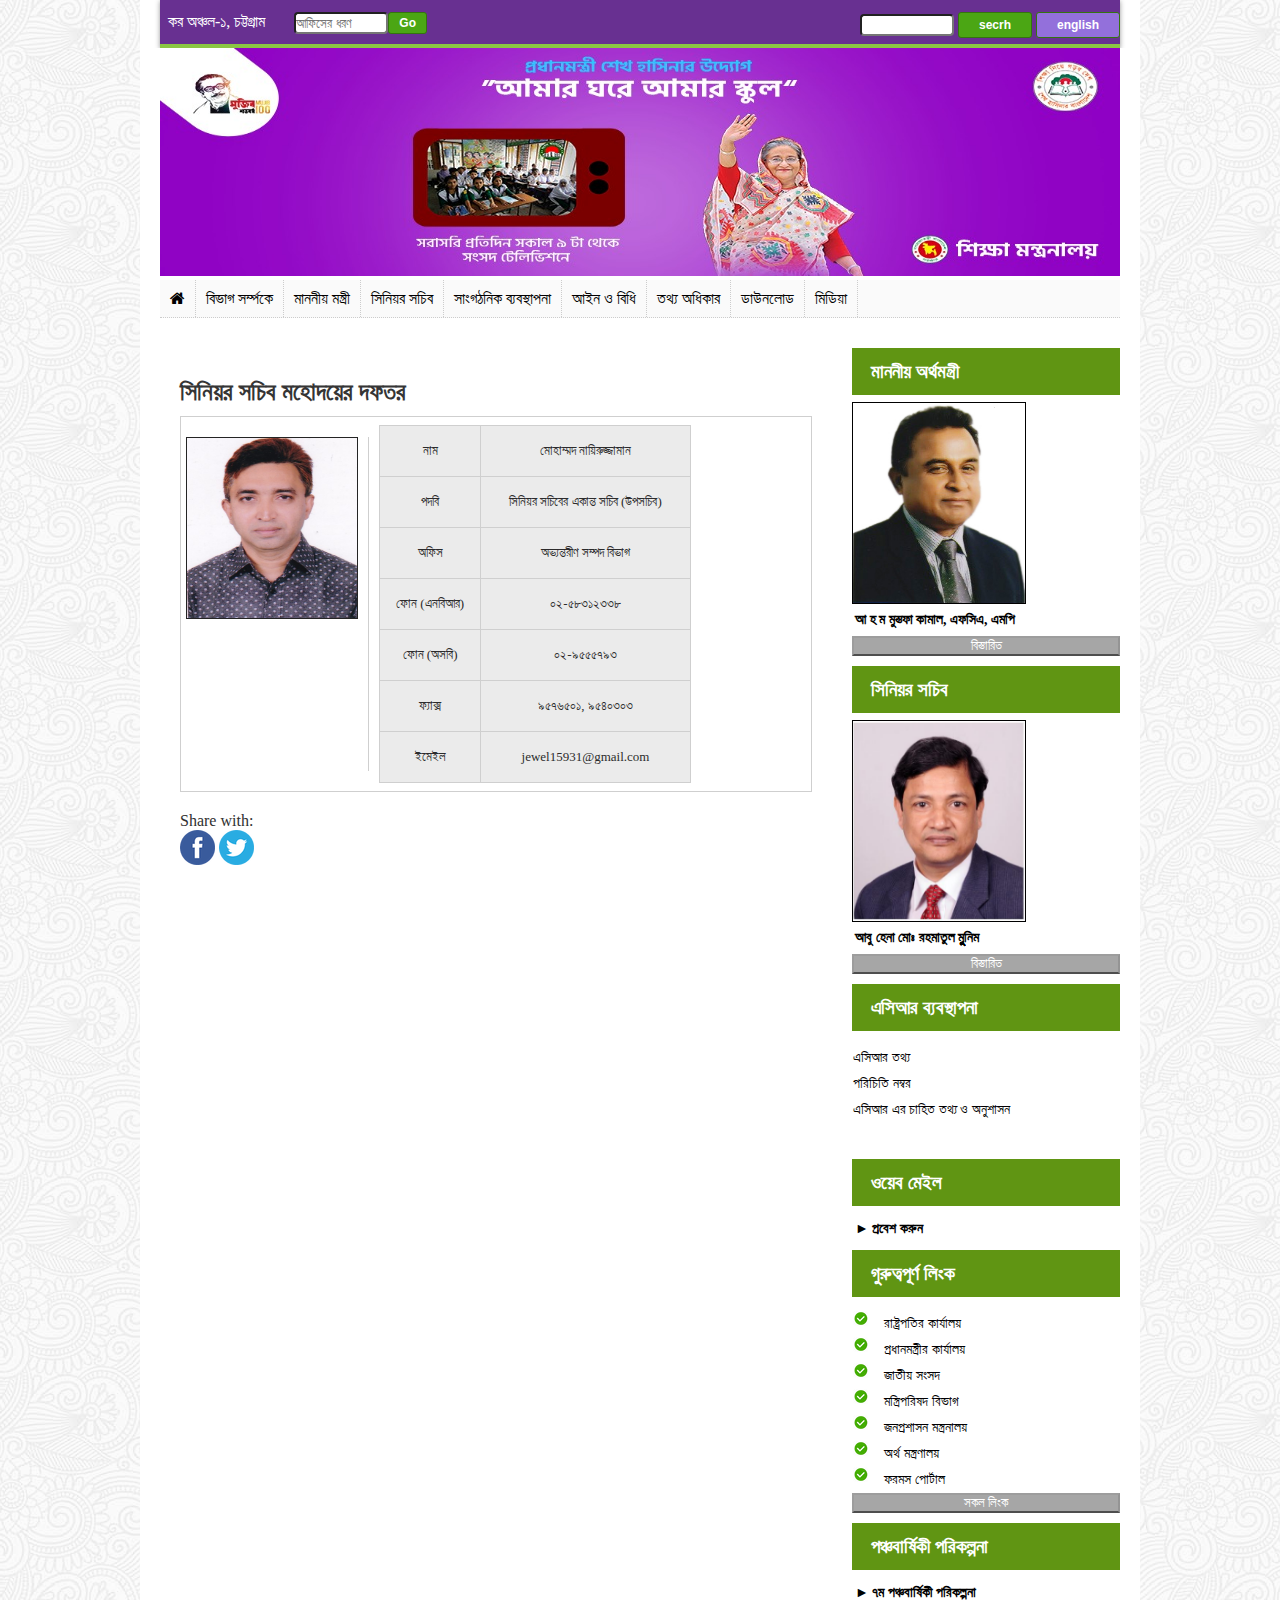
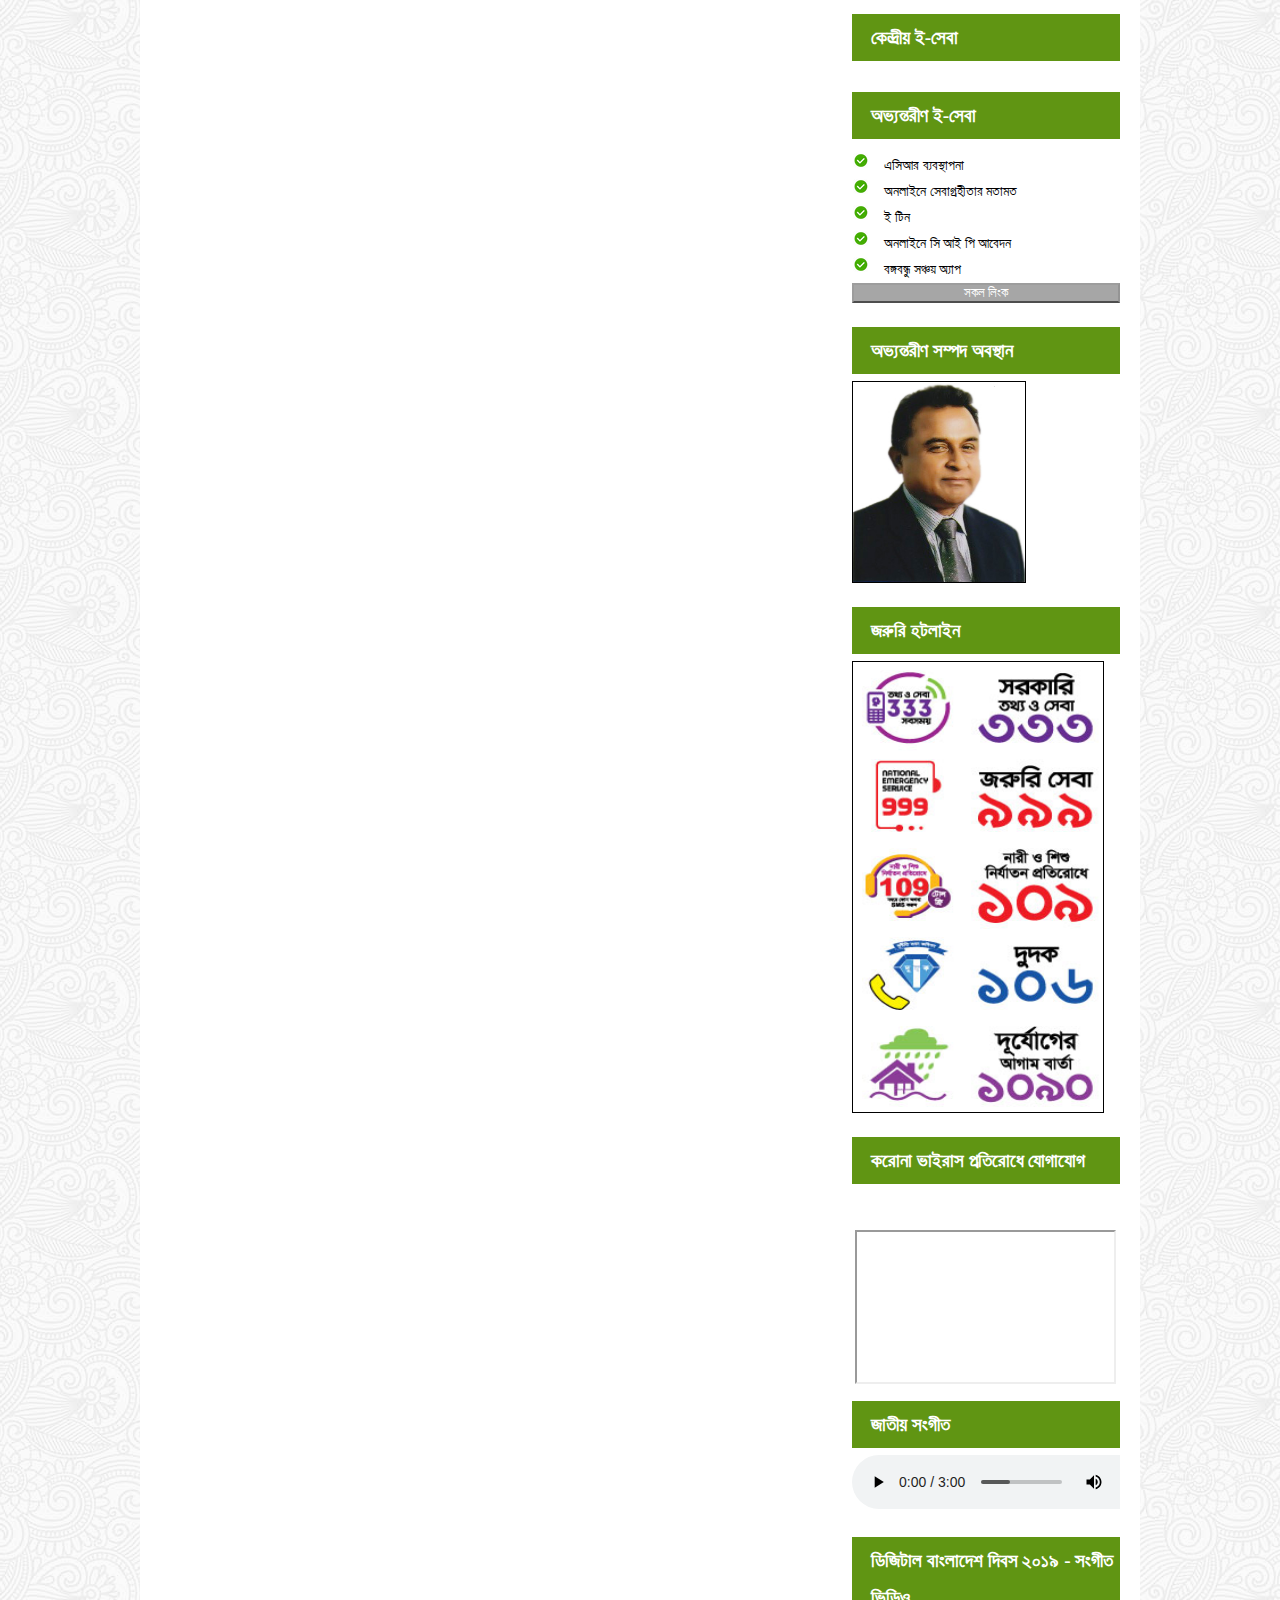
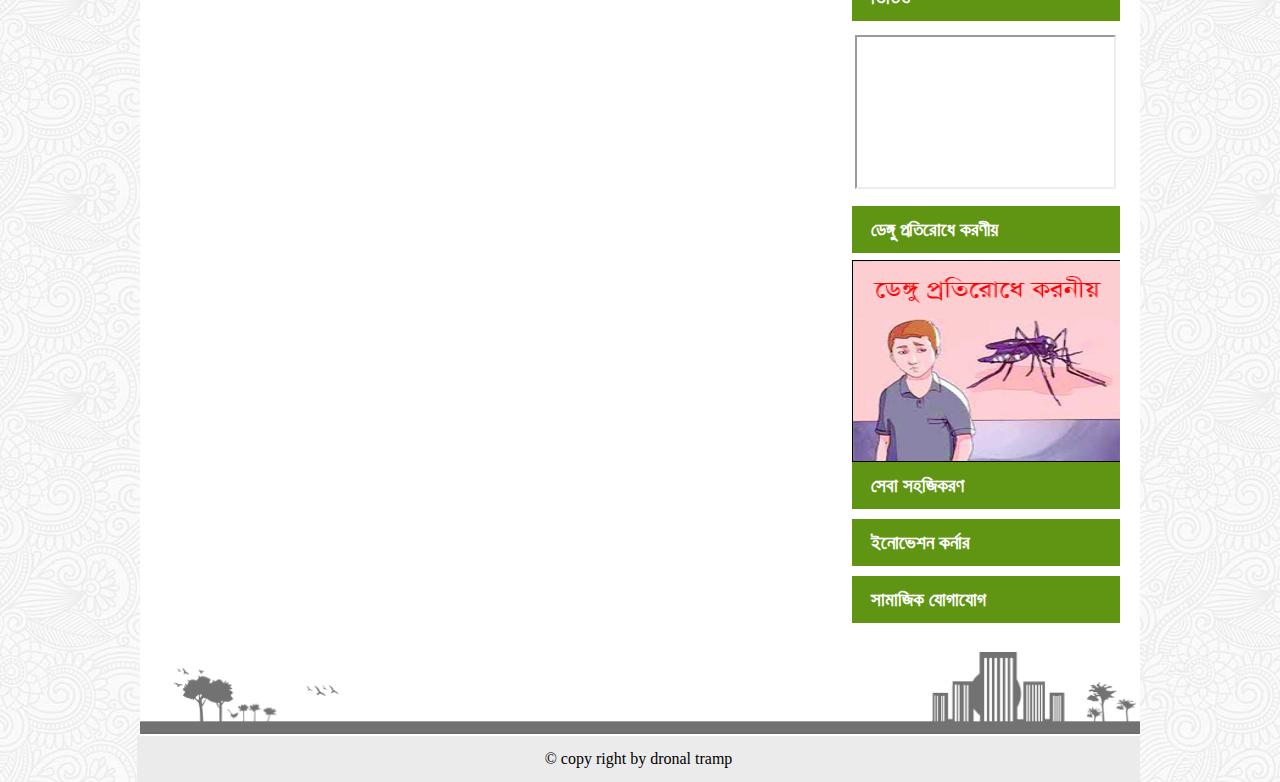
<file: project4irddotgovdotbd/tax-site/senior_shochiber.html>
<!DOCTYPE html>
<html lang="en">
<head>
    <meta charset="UTF-8">
	<meta name="viewport" content="width=device-width, initial-scale=1.0">
	<link rel="icon" href="icons/tax-favicon.png">
    <title>অভ্যন্তরীণ সম্পদ বিভাগ-গণপ্রজাতন্ত্রী বাংলাদেশ সরকার</title>
    <link rel="stylesheet" href="css/font-awesome.min.css">
    <link href="https://fonts.googleapis.com/css2?family=Poppins:wght@300;400;500;600;700;800;900&display=swap" rel="stylesheet">
    <link rel="stylesheet" href="css/style.css">
</head>
<body>
    <!--------------- Top menu start ----------->
				<div class="full-wrapper">
				<div class="wrapper">
					<div class="top_menu">
						<div class="top_menu_text">
						<p>কর অঞ্চল-১, চট্টগ্রাম</p>
						<input class="office"type="text" placeholder="আফিসের ধরণ  "  />

						</div>
						<button class="go_button">Go</button>
						<div class="top_menu_right">
							<input class="src-language"type="text" />
							<button class="src-btn">secrh</button>
							<button class="eng-btn">english</button>
						</div>
					</div>
				</div>
			</div>
        
    <!-------------- Top menu end ---------------->
	
	
	
	
	
    <!-------------- slider star  ------------->
		<div class="full-wrapper">
			<div class="wrapper">
				<div class="slider_img">
					<img src="images/IMG-20200329-WA0005.jpg" alt="" />
				</div>
	</div>
</div>
    <!-------------- slider end  --------------->

	



<!------------- main manu start------------------>
	<div class="full-wrapper">
			<div class="wrapper">
			<div class="full_main_menu">
			<nav>
			
				<ul>
					<li><a href="index.html"><i class="fa fa-home"></i></a></li>
					<li><a href="#">বিভাগ সর্ম্পকে </a>
					<ul class="drp-menu">
						<li><a href="#">পরিচিতি</a></li>
						<li><a href="#">সিটিজেন </a></li>
						<li><a href="#">সাংগঠনিক </a></li>
						<li><a href="#">যোগাযোগ</a></li>
					</ul>
				
					
					</li>
					<li><a href="#">মাননীয় মন্ত্রী </a></li>
					<li><a href="#">সিনিয়র সচিব </a>
						<ul class="drp-menu">
							<li><a href="senior_shochib_page1.html">সিনিয়র সচিব</a></li>
							<li><a href="senior_shochiber.html">সিনিয়র সচিবের  দফতর</a></li>
							<li><a href="shabek-shochibbrindo.html">সাবেক সচিববৃন্দ</a></li>
						</ul>
					</li>
					<li><a href="#">সাংগঠনিক ব্যবস্থাপনা  </a>
					<ul class="drp-menu">
						<li><a href="#">পরিচিতি</a></li>
						<li><a href="#">সিটিজেন চার্টার</a></li>
						<li><a href="#">সাংগঠনিক কাঠামো</a></li>
						<li><a href="#">যোগাযোগ</a></li>
					</ul>
					
					</li>
					<li><a href="#">আইন ও বিধি  </a></li>
					<li><a href="#">তথ্য অধিকার</a></li>
					<li><a href="#">ডাউনলোড </a></li>
					<li><a href="#">মিডিয়া  </a></li>
					
				</ul>
			</nav>
			
		</div>
	</div>
</div>
<!------------- main manu end------------------>


	  
		<!-------------body start ------------------>
		
	
	<div class="full-wrapper">
		<div class="wrapper">
			<div class="main_body_contant">
				<div class="left_content">
					<div class="senior-sochib-page-left_content">
						<h2>সিনিয়র সচিব মহোদয়ের দফতর</h2>
						<div class="srshochib-content-wrapper">
							<div class="srshochib-photo">
								<img src="images/Nairuzzaman Sir.jpg" alt="">
							</div>
							<div class="srshochib-details">
								<table>
									<tr>
										<td>নাম</td>
										<td>মোহাম্মদ নায়িরুজ্জামান</td>
									</tr>
									<tr>
										<td>পদবি</td>
										<td>সিনিয়র সচিবের একান্ত সচিব (উপসচিব)</td>
									</tr>
									<tr>
										<td>অফিস</td>
										<td>অভ্যন্তরীণ সম্পদ বিভাগ</td>
									</tr>
									<tr>
										<td>ফোন (এনবিআর)</td>
										<td>০২-৫৮৩১২৩৩৮</td>
									</tr>
									<tr>
										<td>ফোন (অসবি)</td>
										<td>	০২-৯৫৫৫৭৯৩</td>
									</tr>
									<tr>
										<td>ফ্যাক্স</td>
										<td>৯৫৭৬৫০১, ৯৫৪০৩০৩</td>
									</tr>
									<tr>
										<td>ইমেইল</td>
										<td>jewel15931@gmail.com</td>
									</tr>
								</table>
							</div>
						</div>


















						

						<div class="social-share-icon">
							<p>Share with:</p>
							<img src="images/facebook.png" alt="">
							<img src="images/twitter.png" alt="">
						</div>
					</div>
				</div>
			
			
			
			<div class="right_content">
				<div class="colom_box">
					<div class="galary_h5">
						<h5>মাননীয় অর্থমন্ত্রী </h5>
					</div>
					<img class="col_img"src="images/AHM Mostofa Kamal Sir.jpg" alt="" />
					<p><strong>আ হ ম মুস্তফা কামাল, এফসিএ, এমপি</strong></p>
					<a href="#"><button>বিস্তারিত</button></a>
				</div>
				<div class="colom_box">
					<div class="galary_h5">
						<h5>সিনিয়র সচিব  </h5>
					</div>
					<img class="col_img"src="images/Sr. Secretary .png" alt="" />
					<p><strong>আবু হেনা মোঃ রহমাতুল মুুুুুনিম</strong></p>
					<a href="#"><button>বিস্তারিত</button></a>
				</div>
				
				<div class="colom_box">
					<div class="galary_h5">
						<h5>এসিআর ব্যবস্থাপনা   </h5>
					</div>
					<ul>
						<li><a href="#">এসিআর তথ্য</a></li>
						<li><a href="#">পরিচিতি নম্বর</a></li>
						<li><a href="#">এসিআর এর চাহিত তথ্য ও অনুশাসন</a></li>
					</ul>
				</div>
				
				
				
				<div class="colom_box">
					<div class="galary_h5">
						<h5>ওয়েব মেইল  </h5>
					</div>
					<p>► প্রবেশ করুন </p>
					
				</div>
				

				
					<div class="colom_box fixd">
					<div class="galary_h5">
						<h5>গুরুত্বপূর্ণ লিংক </h5>
					</div>
						<div class="all_link">
							<ul>
								<li><a href="#"> রাষ্ট্রপতির কার্যালয়</a></li>
								<li><a href="#">প্রধানমন্ত্রীর কার্যালয়</a></li>
								<li><a href="#"> জাতীয় সংসদ</a></li>
								<li><a href="#">মন্ত্রিপরিষদ বিভাগ</a></li>
								<li><a href="#"> জনপ্রশাসন মন্ত্রনালয়</a></li>
								<li><a href="#"> অর্থ মন্ত্রণালয়</a></li>
								<li><a href="#">ফরমস পোর্টাল</a></li>
							</ul>
						</div>
					<a href="#"><button> সকল লিংক</button></a>
				</div>
				
				<div class="colom_box">
					<div class="galary_h5">
						<h5>পঞ্চবার্ষিকী পরিকল্পনা    </h5>
					</div>
					<p>► ৭ম পঞ্চবার্ষিকী পরিকল্পনা </p>
					
				</div>
				
				
				<div class="colom_box fixd">
					<div class="galary_h5">
						<h5>   কেন্দ্রীয় ই-সেবা</h5>
					</div>
				</div>
				
				

				<div class=" cek colom_box fixd">
					<div class="galary_h5">
						<h5>অভ্যন্তরীণ ই-সেবা </h5>
					</div>
						<div class="all_link">
							<ul>
								<li><a href="#"> এসিআর ব্যবস্থাপনা</a></li>
								<li><a href="#"> অনলাইনে সেবাগ্রহীতার মতামত</a></li>
								<li><a href="#">ই টিন</a></li>
								<li><a href="#">অনলাইনে সি আই পি আবেদন</a></li>
								<li><a href="#"> বঙ্গবন্ধু সঞ্চয় অ্যাপ</a></li>
				
							</ul>
						</div>
					<a href="#"><button> সকল লিংক</button></a>
				</div>
				
				
				<div class="cek colom_box fixd">
					<div class=" galary_h5">
						<h5>অভ্যন্তরীণ সম্পদ অবস্থান</h5>
					</div>
					<img src="images/AHM Mostofa Kamal Sir.jpg" alt="" />
				</div>
				
				
				<div class="cek colom_box fixd">
					<div class=" galary_h5">
						<h5>জরুরি হটলাইন </h5>
					</div>
						<div class="helpline">
					<img src="images/National-Helpline.jpg" alt="" />
				</div>
				</div>
				
				<div class="cek colom_box fixd">
					<div class=" galary_h5">
						<h5>করোনা ভাইরাস প্রতিরোধে যোগাযোগ </h5>
					</div>
						<p><a href="#">করোনা ভাইরাস প্রতিরোধে যোগাযোগ</a></p>
						<p><iframe class="video-1"width="100%" height="" src="https://www.youtube.com/embed/BcLLIH2BGtk"></iframe></p>

				</div>
				
				
				<div class="colom_box">
					<div class="galary_h5">
						<h5>জাতীয় সংগীত   </h5>
					</div>
				<audio controls>
				  <source src="bd_national_anthem.mp3" type="audio/ogg">
				  <source src="horse.mp3" type="audio/mpeg">
				</audio>
				</div>
				
				
				<div class="cek colom_box fixd">
					<div class=" galary_h5">
						<h5>ডিজিটাল বাংলাদেশ দিবস ২০১৯ - সংগীত ভিডিও </h5>
					</div>
						<p><iframe class="video-1"width="100%" height="" src="https://www.youtube.com/embed/GQcmbqD0r7o"></iframe></p>

				</div>
				
				<div class="colom_box">
					<div class="galary_h5">
						<h5>ডেঙ্গু প্রতিরোধে করণীয় </h5>
					</div>
					<a href="#"><img style="width:100%; height:200px;"class="col_img dengu"src="images/dengu.jpg" alt="" /></a>
				</div>
				
				<div class="colom_box">
					<div class="galary_h5">
						<h5><a href="#">সেবা সহজিকরণ </a></h5>
					</div>
					
				</div>
				
				
				<div class="colom_box">
					<div class="galary_h5">
						<h5><a href="#">ইনোভেশন কর্নার </a></h5>
					</div>
					
				</div>
				
				
				<div class="colom_box">
					<div class="galary_h5">
						<h5><a href="#">সামাজিক যোগাযোগ </a></h5>
					</div>
					
				</div>
				
				
				
				
				
				
				
			</div>
			</div>
			
		</div>
	</div>
		
		
		
		
		<!-------------body end------------------>
		
		
	<!-- -----------footer start---------- -->
		<footer>
		
		
		<div class="full-wrapper">
		<div class="footer_img">
				<img src="images/footer_top_bg.png" alt="" />
				</div>
		
			<div class="wrapper">
			
			<div class="site_copy">
			<p> © copy right by  dronal tramp </p>
			
			
			</div>
		</div>
</div>
		
		
		
		
		</footer>
	

	
	<!-- -----------footer end---------- -->


        

</body>
</html>
</file>
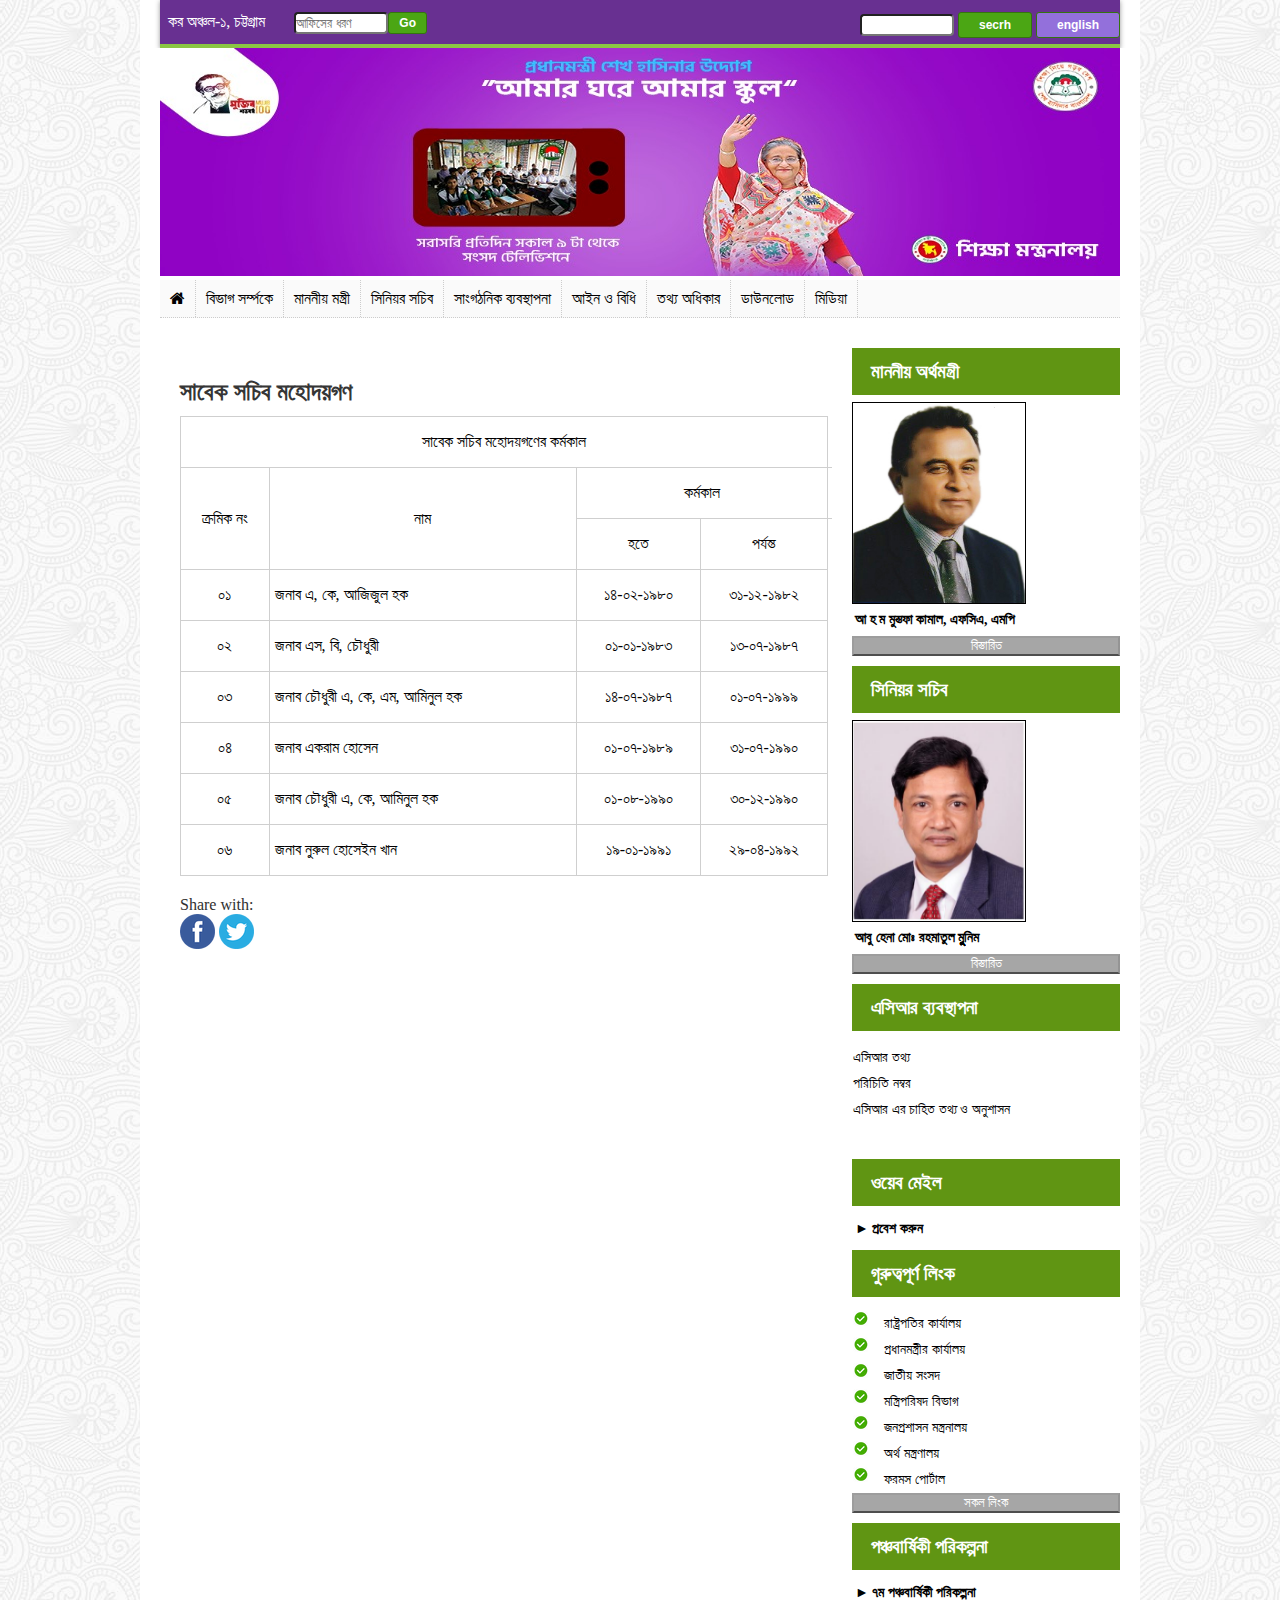
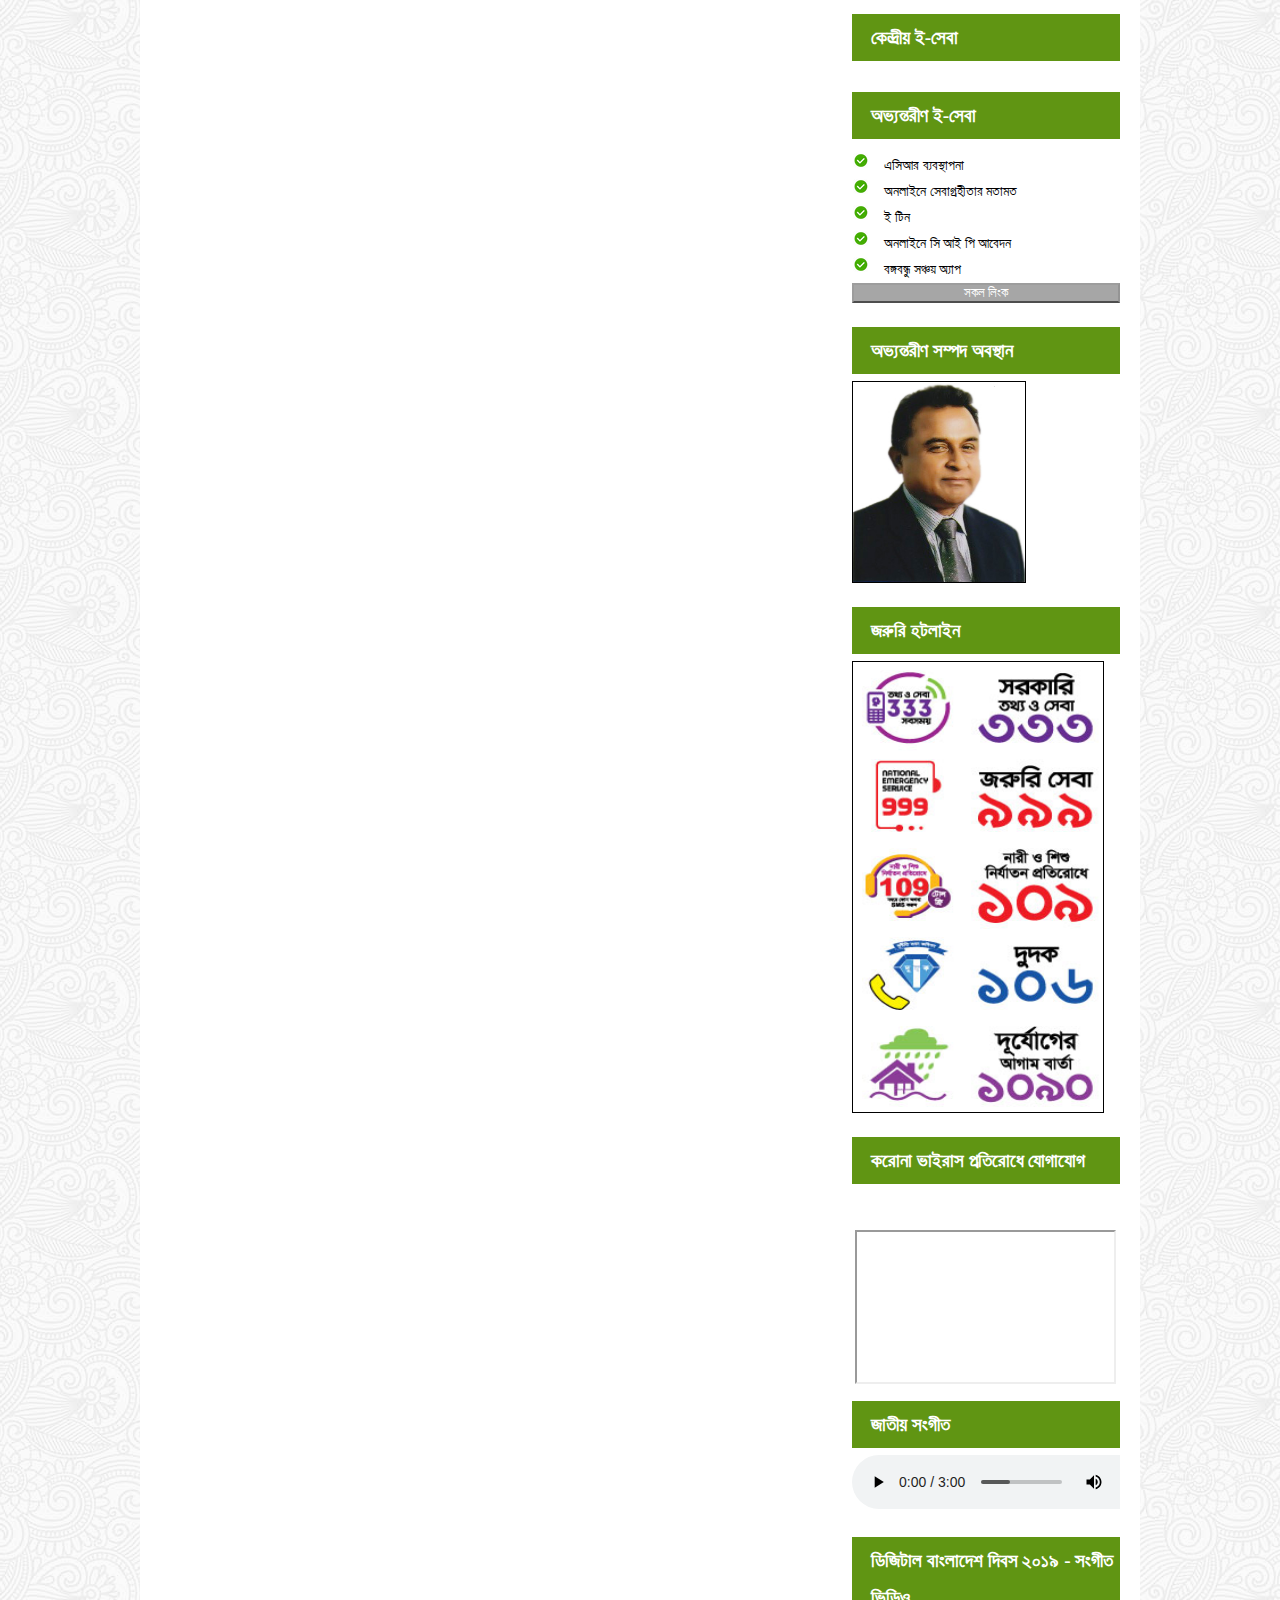
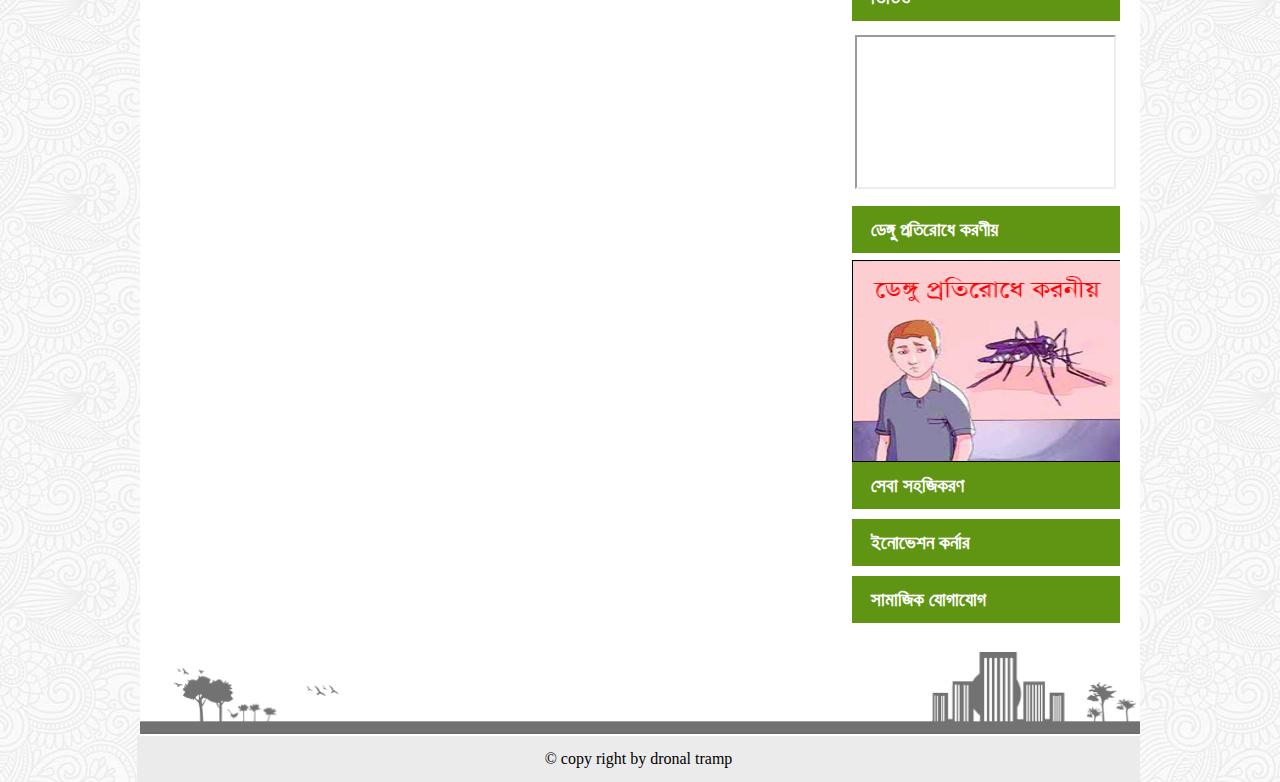
<file: project4irddotgovdotbd/tax-site/shabek-shochibbrindo.html>
<!DOCTYPE html>
<html lang="en">
<head>
    <meta charset="UTF-8">
	<meta name="viewport" content="width=device-width, initial-scale=1.0">
	<link rel="icon" href="icons/tax-favicon.png">
    <title>অভ্যন্তরীণ সম্পদ বিভাগ-গণপ্রজাতন্ত্রী বাংলাদেশ সরকার</title>
    <link rel="stylesheet" href="css/font-awesome.min.css">
    <link href="https://fonts.googleapis.com/css2?family=Poppins:wght@300;400;500;600;700;800;900&display=swap" rel="stylesheet">
    <link rel="stylesheet" href="css/style.css">
</head>
<body>
    <!--------------- Top menu start ----------->
				<div class="full-wrapper">
				<div class="wrapper">
					<div class="top_menu">
						<div class="top_menu_text">
						<p>কর অঞ্চল-১, চট্টগ্রাম</p>
						<input class="office"type="text" placeholder="আফিসের ধরণ  "  />

						</div>
						<button class="go_button">Go</button>
						<div class="top_menu_right">
							<input class="src-language"type="text" />
							<button class="src-btn">secrh</button>
							<button class="eng-btn">english</button>
						</div>
					</div>
				</div>
			</div>
        
    <!-------------- Top menu end ---------------->
	
	
	
	
	
    <!-------------- slider star  ------------->
		<div class="full-wrapper">
			<div class="wrapper">
				<div class="slider_img">
					<img src="images/IMG-20200329-WA0005.jpg" alt="" />
				</div>
	</div>
</div>
    <!-------------- slider end  --------------->

	



<!------------- main manu start------------------>
	<div class="full-wrapper">
			<div class="wrapper">
			<div class="full_main_menu">
			<nav>
			
				<ul>
					<li><a href="index.html"><i class="fa fa-home"></i></a></li>
					<li><a href="#">বিভাগ সর্ম্পকে </a>
					<ul class="drp-menu">
						<li><a href="#">পরিচিতি</a></li>
						<li><a href="#">সিটিজেন </a></li>
						<li><a href="#">সাংগঠনিক </a></li>
						<li><a href="#">যোগাযোগ</a></li>
					</ul>
				
					
					</li>
					<li><a href="#">মাননীয় মন্ত্রী </a></li>
					<li><a href="#">সিনিয়র সচিব </a>
						<ul class="drp-menu">
							<li><a href="senior_shochib_page1.html">সিনিয়র সচিব</a></li>
							<li><a href="senior_shochiber.html">সিনিয়র সচিবের  দফতর</a></li>
							<li><a href="shabek-shochibbrindo.html">সাবেক সচিববৃন্দ</a></li>
						</ul>
					</li>
					<li><a href="#">সাংগঠনিক ব্যবস্থাপনা  </a>
					<ul class="drp-menu">
						<li><a href="#">পরিচিতি</a></li>
						<li><a href="#">সিটিজেন চার্টার</a></li>
						<li><a href="#">সাংগঠনিক কাঠামো</a></li>
						<li><a href="#">যোগাযোগ</a></li>
					</ul>
					
					</li>
					<li><a href="#">আইন ও বিধি  </a></li>
					<li><a href="#">তথ্য অধিকার</a></li>
					<li><a href="#">ডাউনলোড </a></li>
					<li><a href="#">মিডিয়া  </a></li>
					
				</ul>
			</nav>
			
		</div>
	</div>
</div>
<!------------- main manu end------------------>


	  
		<!-------------body start ------------------>
		
	
	<div class="full-wrapper">
		<div class="wrapper">
			<div class="main_body_contant">
				<div class="left_content">
					<div class="senior-sochib-page-left_content">
						<h2>সাবেক সচিব মহোদয়গণ</h2>
						<div class="shochib-mohodoigon-wrapper">
							<div class="srshochib-details">
								<table>
									<thead>
										<tr>
											<td colspan="4">সাবেক সচিব মহোদয়গণের কর্মকাল</td>
										</tr>
										<tr>
											<td rowspan="2">ক্রমিক নং</td>
											<td rowspan="2">নাম</td>
											<td class="kormokal" colspan="2">কর্মকাল</td>
											<td></td>
										</tr>
										<tr>
											<td>হতে</td>
											<td>পর্যন্ত</td>
										</tr>
									</thead>
									<tbody>
										<tr>
											<td>০১</td>
											<td style="text-align: left;">জনাব এ, কে, আজিজুল হক</td>
											<td>১৪-০২-১৯৮০</td>
											<td>৩১-১২-১৯৮২</td>
										</tr>
										<tr>
											<td>০২</td>
											<td style="text-align: left;">জনাব এস, বি, চৌধুরী</td>
											<td>০১-০১-১৯৮৩</td>
											<td>১৩-০৭-১৯৮৭</td>
										</tr>
										<tr>
											<td>০৩</td>
											<td style="text-align: left;">জনাব চৌধুরী এ, কে, এম, আমিনুল হক</td>
											<td>১৪-০৭-১৯৮৭</td>
											<td>০১-০৭-১৯৯৯</td>
										</tr>
										<tr>
											<td>০৪</td>
											<td style="text-align: left;">জনাব একরাম হোসেন</td>
											<td>০১-০৭-১৯৮৯</td>
											<td>৩১-০৭-১৯৯০</td>
										</tr>
										<tr>
											<td>০৫</td>
											<td style="text-align: left;">জনাব চৌধুরী এ, কে, আমিনুল হক</td>
											<td>০১-০৮-১৯৯০</td>
											<td>৩০-১২-১৯৯০</td>
										</tr>
										<tr>
											<td>০৬</td>
											<td style="text-align: left;">জনাব নুরুল হোসেইন খান</td>
											<td>১৯-০১-১৯৯১</td>
											<td>২৯-০৪-১৯৯২</td>
										</tr>
									</tbody>
								</table>
							</div>
						</div>



						<div class="social-share-icon">
							<p>Share with:</p>
							<img src="images/facebook.png" alt="">
							<img src="images/twitter.png" alt="">
						</div>
					</div>
				</div>
			
			
			
			<div class="right_content">
				<div class="colom_box">
					<div class="galary_h5">
						<h5>মাননীয় অর্থমন্ত্রী </h5>
					</div>
					<img class="col_img"src="images/AHM Mostofa Kamal Sir.jpg" alt="" />
					<p><strong>আ হ ম মুস্তফা কামাল, এফসিএ, এমপি</strong></p>
					<a href="#"><button>বিস্তারিত</button></a>
				</div>
				<div class="colom_box">
					<div class="galary_h5">
						<h5>সিনিয়র সচিব  </h5>
					</div>
					<img class="col_img"src="images/Sr. Secretary .png" alt="" />
					<p><strong>আবু হেনা মোঃ রহমাতুল মুুুুুনিম</strong></p>
					<a href="#"><button>বিস্তারিত</button></a>
				</div>
				
				<div class="colom_box">
					<div class="galary_h5">
						<h5>এসিআর ব্যবস্থাপনা   </h5>
					</div>
					<ul>
						<li><a href="#">এসিআর তথ্য</a></li>
						<li><a href="#">পরিচিতি নম্বর</a></li>
						<li><a href="#">এসিআর এর চাহিত তথ্য ও অনুশাসন</a></li>
					</ul>
				</div>
				
				
				
				<div class="colom_box">
					<div class="galary_h5">
						<h5>ওয়েব মেইল  </h5>
					</div>
					<p>► প্রবেশ করুন </p>
					
				</div>
				

				
					<div class="colom_box fixd">
					<div class="galary_h5">
						<h5>গুরুত্বপূর্ণ লিংক </h5>
					</div>
						<div class="all_link">
							<ul>
								<li><a href="#"> রাষ্ট্রপতির কার্যালয়</a></li>
								<li><a href="#">প্রধানমন্ত্রীর কার্যালয়</a></li>
								<li><a href="#"> জাতীয় সংসদ</a></li>
								<li><a href="#">মন্ত্রিপরিষদ বিভাগ</a></li>
								<li><a href="#"> জনপ্রশাসন মন্ত্রনালয়</a></li>
								<li><a href="#"> অর্থ মন্ত্রণালয়</a></li>
								<li><a href="#">ফরমস পোর্টাল</a></li>
							</ul>
						</div>
					<a href="#"><button> সকল লিংক</button></a>
				</div>
				
				<div class="colom_box">
					<div class="galary_h5">
						<h5>পঞ্চবার্ষিকী পরিকল্পনা    </h5>
					</div>
					<p>► ৭ম পঞ্চবার্ষিকী পরিকল্পনা </p>
					
				</div>
				
				
				<div class="colom_box fixd">
					<div class="galary_h5">
						<h5>   কেন্দ্রীয় ই-সেবা</h5>
					</div>
				</div>
				
				

				<div class=" cek colom_box fixd">
					<div class="galary_h5">
						<h5>অভ্যন্তরীণ ই-সেবা </h5>
					</div>
						<div class="all_link">
							<ul>
								<li><a href="#"> এসিআর ব্যবস্থাপনা</a></li>
								<li><a href="#"> অনলাইনে সেবাগ্রহীতার মতামত</a></li>
								<li><a href="#">ই টিন</a></li>
								<li><a href="#">অনলাইনে সি আই পি আবেদন</a></li>
								<li><a href="#"> বঙ্গবন্ধু সঞ্চয় অ্যাপ</a></li>
				
							</ul>
						</div>
					<a href="#"><button> সকল লিংক</button></a>
				</div>
				
				
				<div class="cek colom_box fixd">
					<div class=" galary_h5">
						<h5>অভ্যন্তরীণ সম্পদ অবস্থান</h5>
					</div>
					<img src="images/AHM Mostofa Kamal Sir.jpg" alt="" />
				</div>
				
				
				<div class="cek colom_box fixd">
					<div class=" galary_h5">
						<h5>জরুরি হটলাইন </h5>
					</div>
						<div class="helpline">
					<img src="images/National-Helpline.jpg" alt="" />
				</div>
				</div>
				
				<div class="cek colom_box fixd">
					<div class=" galary_h5">
						<h5>করোনা ভাইরাস প্রতিরোধে যোগাযোগ </h5>
					</div>
						<p><a href="#">করোনা ভাইরাস প্রতিরোধে যোগাযোগ</a></p>
						<p><iframe class="video-1"width="100%" height="" src="https://www.youtube.com/embed/BcLLIH2BGtk"></iframe></p>

				</div>
				
				
				<div class="colom_box">
					<div class="galary_h5">
						<h5>জাতীয় সংগীত   </h5>
					</div>
				<audio controls>
				  <source src="bd_national_anthem.mp3" type="audio/ogg">
				  <source src="horse.mp3" type="audio/mpeg">
				</audio>
				</div>
				
				
				<div class="cek colom_box fixd">
					<div class=" galary_h5">
						<h5>ডিজিটাল বাংলাদেশ দিবস ২০১৯ - সংগীত ভিডিও </h5>
					</div>
						<p><iframe class="video-1"width="100%" height="" src="https://www.youtube.com/embed/GQcmbqD0r7o"></iframe></p>

				</div>
				
				<div class="colom_box">
					<div class="galary_h5">
						<h5>ডেঙ্গু প্রতিরোধে করণীয় </h5>
					</div>
					<a href="#"><img style="width:100%; height:200px;"class="col_img dengu"src="images/dengu.jpg" alt="" /></a>
				</div>
				
				<div class="colom_box">
					<div class="galary_h5">
						<h5><a href="#">সেবা সহজিকরণ </a></h5>
					</div>
					
				</div>
				
				
				<div class="colom_box">
					<div class="galary_h5">
						<h5><a href="#">ইনোভেশন কর্নার </a></h5>
					</div>
					
				</div>
				
				
				<div class="colom_box">
					<div class="galary_h5">
						<h5><a href="#">সামাজিক যোগাযোগ </a></h5>
					</div>
					
				</div>
				
				
				
				
				
				
				
			</div>
			</div>
			
		</div>
	</div>
		
		
		
		
		<!-------------body end------------------>
		
		
	<!-- -----------footer start---------- -->
		<footer>
		
		
		<div class="full-wrapper">
		<div class="footer_img">
				<img src="images/footer_top_bg.png" alt="" />
				</div>
		
			<div class="wrapper">
			
			<div class="site_copy">
			<p> © copy right by  dronal tramp </p>
			
			
			</div>
		</div>
</div>
		
		
		
		
		</footer>
	

	
	<!-- -----------footer end---------- -->


        

</body>
</html>
</file>
<file: css/style.css>
*{
	margin:0;
	padding:0;
}
.social-media{
	background-color:#228B22;
	height:40px;
	font-size:20px;
	text-align:center;
	display:block;
}
.social-media a{
	color:#fff;
	max-width:960px;
}
.fa-github:hover{
	color:#24292E;
}
.fa-facebook-f:hover{
	color:#4267B2;
}
.fa-twitter:hover{
	color:#1DA1F2;
}
.fa-linkedin-in:hover{
	color:#0077B5;
}
.fa-youtube:hover{
	color:#F20202;
}
.social-media i{
	padding:10px 60px;
	
}
#menu{
	max-width:960px;
	margin:0 auto;
	margin-top:30px;
	display:block;
	background: #00CFC9;
	height:30px;
}
.logo img{
	height:60px;
	float:left;
}
.main-menu{
	
}
.main-menu ul{
	
}
.main-menu ul li{
	list-style-type:none;
	float:left;
	display:block;
	padding:15px;
}
.main-menu ul li a{
	display:block;
	padding:10px 20px;
	text-decoration:none;
	color:#005EEF;
	font-family: 'Roboto Slab', serif;
	font-size:25px;
}
.main-menu ul li a:hover{
	color:#62a1a3;
	background: #9fc5c6;
}

.image-wrapper{
	margin-top:56px;
}

.common img{
	width: 674px;
	height: 361px;
	display: inline;
	float: left;
}
img .left-part{
		
}
img .right-part{
	
}

.content-body{
	max-width: 960px;
	margin: 0 auto;
	width:100%
}
.content-navigation{
	border-right: grey;
	width:20%;
	float: left;
}
.content-navigation ul{
	border-right:2px solid red;
	list-style: none;
}
.content-navigation ul li{}
.content-navigation ul li a{
	text-decoration: none;
	color:#0110A2;
	display:block;
	padding: 25px 25px;
}
.content-navigation ul li a:hover{
	background: cadetblue;
}
.article-section{
	text-align: justify;
	width:80%;
	float:left;
}
article h2{
	padding:25px;
}
.nature1{
	width: 300px;
	margin: 0 auto;
}
article p{
	padding:0px 25px;
}
</file>
<file: johnkrist37/style.css>
*{
	margin:0;
	padding:0;
}
body{
	min-width:100%;
}
i {
  border: solid #C39738;
  border-width: 0 2px 2px 0;
  display: inline-block;
  padding: 3px;
}
.down {
  transform: rotate(45deg);
  -webkit-transform: rotate(45deg);
}
nav{}
nav ul{
	background:#222222;
	min-height:72px;
	text-align:right;
	font-family:arial;
	font-size:17px;
}
nav ul li{
	display:inline-block;
	padding:23px 5px;
	list-style:none;
	position:relative;
}
nav ul li a{
	text-decoration:none;
	font-family: 'Ropa Sans', sans-serif;
	font-size:20px;
}
.first-menu{
	color:#C39738;
}
.second-menu{
	color:#fff;
	margin-right:100px;
}
nav ul li ul{
	font-family:arial;
	font-size:12px;
	width:200px;
	border:2px solid white;
	position:absolute;
	display:none;
	margin-top:10px;
}
nav ul li:hover ul{
	display:block;
}
nav ul li ul li{
	display:block;
	padding:0px;
	text-align:center;
	padding:15px;
	border-bottom:1px solid grey;
}
nav ul li ul li:last-child{
	border-bottom:none;
}
nav ul li ul li a{
	font-family:arial;
	font-size:12px;
	color:grey;
	display:block;
	transition: color, .4s;
}
nav ul li ul li a:hover{
	color:white;
}
.main-body{
	max-width:1080px;
	margin:30px auto 0px auto;
	border-style:solid;
	border-color:#ECE8E0;
}
img{
	width:605px;
	height:285px;
	display:block;
	margin:0px auto 40px auto;
	opacity: 0.8;
}
.valentines p a{
	text-decoration:none;
	font-family:arial;
	font-size:20px;
	color:#C39738;
}
.valentines p a:hover{
	color:#586140;
	transition:color, .3s;
	text-decoration:underline;
}
.text-content{
	max-width:760px;
	margin:0 auto;
	text-align:justify;
	font-family: 'Noto Sans JP', sans-serif;
}
h2{
	color:#404040;
	margin:30px 0px;
}
p{
	color:#404040;
}
hr { 
  margin-top: 35px;
  border-style: solid;
  border-width: 1.5px;
  color:#ECE8E0;
}
.bold-item{
	font-size:14px;
}
.timing-details{
	margin:30px 0px;
	text-align:center;
}
/*----Contact Section----*/
.contact-details{
	margin:30px 0px;
}
.valentines{
	text-decoration:none;
	font-family:arial;
	color:#C39738;
}
.valentines:hover{
	color:#586140;
	transition:color, .3s;
	text-decoration:underline;
}
/*----Contact Section----*/
footer{
	margin-top:25px;
	font-family: 'Roboto', sans-serif;
}
footer .first-footer{
	padding:65px;
	padding-left:108px;
	background-color:#333333;
	color:#fff;
}
footer .first-footer .valentines{
	text-decoration:none;
	color:#C39738;
}
footer .first-footer .valentines:hover{
	color:#fff;
	transition:color, .3s;
	text-decoration:underline;
}
footer .second-footer{
	display:block;
	padding:15px;
	background-color:#222222;
	text-align:center;
	color:#545454;
}
footer .second-footer a{
	color:#545454;
	text-decoration:none;
}
footer .second-footer a:hover{
	color:#fff;
	transition:color, .3s;
}
</file>
<file: Project1indianicdotcom/css/style.css>
*{
    margin: 0;
    padding: 0;
    outline: 0;
    font-family: Arial, Helvetica, sans-serif;
    text-color: #252B33;
}
html {
	scroll-behavior: smooth;
}

ul, ol{
    list-style-type: none;
}
h1, h2, h3, h4, p {
    color: #262C34;
}

a{
    text-decoration: none;
}

.full-wrapper{
    width: 100%;
}
.wrapper{
    width: 1110px;
    margin: 0 auto;
}

.clr{
    clear: both;
}
/*------------ Common CSS End -------------*/

/*---------- Header part stat -------*/
#header{
    height: 90px;
    width: 100%;
    background: white;
    position: sticky;
    top: 0;
    z-index: 2;
}

.logo{
    width: 25%;
    height: 90px;
   
    float: left;
}

.logo img{
    padding-top: 20px;
    padding-left: 40px;
}

.menu{
    float: left;
    width: 51%;
    
}

.menu ul li{
    display: inline-block;
}

.menu ul li a{
    line-height: 90px;
    padding: 0 23px;
    color: #262C34;
    font-family: Arial, Helvetica, sans-serif;
    font-size: 17px;
    font-weight: 600;
    transition: all linear .1s;
}

.menu ul li a:hover{
    color: #F45532;
}

.menu-item {
    padding: 0 0 0 0px;
}

#ml0{
    padding-right: 0px;
}

.contact{
    float: left;;
    text-align: right;
    width: 20%;
}

.contact a{
    line-height: 90px;
    color: #ffffff;
    font-family: Arial, Helvetica, sans-serif;
    font-size: 18px;
    font-weight: bold;
    padding: 14px 36px;
    border: 2px solid #F25238;
    background: #F25238;
    border-radius: 25px;
    transition: all linear .2s;
}

.contact a:hover{
    color: #F25238;
    background: #fff;
}
.button{
    margin-right: 20px;
}
.icon{
    float: left;
    width: 4%;
    line-height: 104px;
}
.icon a img {
    width: 25px;
}
/*------------ Header part end --------------*/

/*----------- Banner Part Start --------------*/
.banner-gap{
    padding-top: 30px;
}
.b-left{
    width: 530px;
    float: left;
    margin-right: 50px;
}

.b-right{
    width: 530px;
    height: 400px;
    float: left;
    
}
.b-right img{
    width: 100%;
    margin-top: -35px;
}
.content h4{
    font-size: 16px;
    color: #252b33;
    font-weight: 400;
    line-height: 28px;
    display: block;

}

.content h1{
    padding: 20px 0;
    font-family: Arial, Helvetica, sans-serif;
    font-size: 50px;
    font-weight: 800;
    line-height: 52px;
    color: #252B33;
}
.content p{
    line-height: 24px;
}

.ww-btn{
    padding-top: 20px;
    
}
.ww-btn a{
    line-height: 90px;
    color: #ffffff;
    font-family: Arial, Helvetica, sans-serif;
    font-size: 18px;
    font-weight: bold;
    padding: 14px 36px;
    border: 2px solid #F25238;
    background: #F25238;
    border-radius: 25px;
    transition: all linear .2s;
}

.ww-btn a:hover{
    color: #F25238;
    background: #fff;
}

/*--------- Banner part end ------------*/

/*--------- about us start------------- */

.about-us-wrapper{
    margin-top: 70px;
    font-family: Arial, Helvetica, sans-serif;
    color: #252B33;
}
.about-us-wrapper h2{
    margin-bottom: 60px;
    font-size: 40px;
    font-weight: 800;
    
}
.about-us-wrapper article{
    width: 75%;
    float: left;
    margin-right: 5%;
    line-height: 25px;
}
.about-us-wrapper article p{}
.about-us-wrapper ul{
    width: 20%;
    float: left;
}
.about-us-wrapper ul li{}
.about-us-wrapper ul li a{
    color: #F13C31;
    font-size: 18px;
    font-weight: bold;
    padding: 5px 0;
    transition: border-bottom, width 3s;
    display: inline-block;
}

.cool-link:after {
    content: "";
    display: block;
    width: 0;
    height: 2px;
    background: #F13C31;
    transition: width .3s;
}

.cool-link:hover:after {
    width: 100%;
    transition: width .3s;
}

.about-us-wrapper iframe{
    width: 100%;
    height: 624px;
    margin-top: 70px;
}

/*--------- about us end ---------------*/

/*--------- Our Services Section start ----------*/
.wrapper h2{
    margin: 140px 0 85px 0;
    font-size: 40px;
    font-weight: 800;
}
.services-wrapper{
    width: 100%;
    overflow: hidden;
}
.services{
    float: left;
    width: 22%;
    padding: 0 10px;
}
.services h2{
    margin: 60px 0 35px 0;
    font-size: 24px;
    font-weight: 600;
}
.services p{
    line-height: 25px;
}
.service1{}
.service2{}
.service3{}
.service4{}
.icon-dash{
    width: 100%
}
.icon-dash img{
    float: left;
    padding: 0 25px 0 0;
}
.icon-dash img p{
    float: left;
    font-size: 30px;
}

/*---------- Our Services Section end -----------*/



/*---------- Core Services Section start -----------*/

.section-100{
	max-width:1300px;
	width: 100%;
	margin: 150px auto;
	padding: 0px;
	top: 0;
	left: 0;
	right: 0;
	bottom: 0;
	display: flex;

	position: relative;

}
.img-1{
	width: 33%;
	float: left;
	margin: 0 1px;
	padding: 0px 0px;
	height: 200px;
}
.our-services-section{
	width: 100%;
	margin: 0px;
    
    background-color: #fafafa;
}
.our-services-inner{

}

.our-services-section .service-box{
    text-align: center;
    padding: 40px 10px;
    display: block;
    height: 440px;
    border-radius: 4px;
    transition: all 800ms cubic-bezier(0.2, 0.8, 0.2, 1) 0s;
    margin: 0 25px;
}
.box2 {
    
}


.our-services-section .service-box .img-box {
    margin-bottom: 60px;
    display: flex;
    display: -ms-flexbox;
    align-items: center;
    justify-content: center;
    height: 250px;
    transition: all 800ms cubic-bezier(0.2, 0.8, 0.2, 1) 0s;
}
.our-services-section .service-box:hover .img-box{
    transform: translateY(-10px);
}
.our-services-section .service-box .img-box img {
    max-width: 100%;
    width: auto;
}





.our-services-section .service-box h4{
    font-size: 20px;
    line-height: 30px;
    font-weight: 600;
    color: #252b33;
    margin-bottom: 16px;
    transition: all 800ms cubic-bezier(0.2, 0.8, 0.2, 1)
}


.our-services-section .service-box:hover h4{
    transform: translateY(-7px);
}

.our-services-section .service-box p {
    color: #252b33;
    transition: all 800ms cubic-bezier(0.2, 0.8, 0.2, 1) 0s;
}

.our-services-section .service-box:hover p{
    transform: translateY(-4px);
}


.our-services-section .service-box .read-more-btn{
    color: #f13c31 !important;
    font-size: 16px;
    font-weight: 600;
    line-height: 24px;
    position: relative;
    display: inline-block;
    opacity: 0;
    margin-top: 16px;
    transition: all 0.3s ease-in-out;
}




.our-services-section .service-box:hover .read-more-btn {
    opacity: 1;
    transform: translateY(-3px);
}
.our-services-section .service-box .read-more-btn:after {
    position: absolute;
    content: "";
    height: 3px;
    width: 0;
    left: 0%;
    right: 0;
    bottom: -2px;
    background-color: transparent;
    color: #f13c31;
    border-bottom: 2px solid #f13c31;
    transition: all 0.3s ease-in-out;
    transform: translate(0%, 0) translateZ(0);
    -webkit-transform: translate(0%, 0) translateZ(0);
}
.our-services-section .service-box:hover .read-more-btn:after {
    width: 100%;
}


/*---------- Core Services Section end -----------*/


/*---------- Technologies part start -------*/

.technologies-full-wrapper {
    width: 100%;
    height: 600px;
    margin-top: 500px;
}
.technologies-title{
    
}
.technologies-title h2{
    text-align: center;
    line-height: 100px;
}
.tec-btn-wrapper{
    width: 100%;
}
.tec-btn-wrapper:after {
    
}
.technologies-buttons{
    margin: 0 auto;
    width: fit-content;
}
.technologies-buttons button {
    border: none;
    background: #fff;
    padding: 30px;
}
.technologies-buttons button::after {
    
}
.technologies-buttons button a {
    color: #0c0c0c;
    display: block;
}
.icon-wrapper {}
.mobile-icon-wrapper {
    display: grid;
    grid-template-columns: 100px 100px 100px 100px 100px 100px;
    grid-template-rows: 100px 100px;
    grid-gap: 10px;
    background-color: #2196F3;
    padding: 10px;
    grid-column-start: center;
}
.technologies-icons {
    background-color: rgba(255, 255, 255, 0.8);
    border: 1px solid black;
    text-align: center;
    font-size: 30px;
}
.technologies-icons img {
    width: 30px;
    left: 30px;
}
.technologies-icons h2 {
    font-size: 10px;
    font-weight: normal;
    margin: 10px 27px;
}


/*---------- Technologies part end ---------*/

/* Innovation, Bottoms Up start */
.innovation-wrapper {
    text-align: center;
    font-family: Arial, Helvetica, sans-serif;
    margin-top: 160px;
}
.innovation-wrapper h2 {
    margin-bottom: 40px;
}
.innovation-wrapper p {
    line-height: 25px;
    margin-bottom: 80px;
}
.innovation-wrapper iframe{
    width: 100%;
    height: 720px;
}

/*--------- Innovation, Bottoms Up end -------------*/



/*----------- Satisfaction Part Start --------------*/
#satisfaction {
    margin: 200px 0px;
}

.s-gap{
    padding-top: 30px;
}
.s-left{
    width: 530px;
    float: left;
    margin-right: 50px;
}

.s-right{
    width: 530px;
    height: 400px;
    float: left;
    
}
.s-right img{
    width: 100%;
    margin-top: -35px;
}
.content h4{
    font-size: 16px;
    color: #252b33;
    font-weight: 400;
    line-height: 28px;
    display: block;

}

.content h1{
    padding: 20px 0;
    font-family: Arial, Helvetica, sans-serif;
    font-size: 40px;
    font-weight: 800;
    line-height: 52px;
    color: #252B33;
}
.content p{
    line-height: 25px;
}

/*--------- Satisfaction part end ------------*/


/*----------- Meet wherever Part Start --------------*/
.demo-canvas {
    margin: 200px 0px;
    background: cyan;
}
#demo-canvas .canvas img {
    
}

.wherever-content-wrapper{
    background-image: url(../images/where-ever-background.png);
    background-repeat: no-repeat;
	background-size:cover;
	background-position:center center;
    height: 770px;
    margin-bottom: 100px;
}
.wherever-wrapper{
    width: 1110px;
    margin: 0 auto;
    position: relative;
    z-index: 1;
}
.wherever-content{
    background: white;
    width: 530px;
    padding: 80px;
    margin-top: 100px;
    position: absolute;
    z-index: -1;
    
}

.wherever-content h4{
    color: #86898E;
}

.wherever-content h1{
    padding: 20px 0;
    font-family: Arial, Helvetica, sans-serif;
    font-size: 40px;
    font-weight: 800;
    line-height: 52px;
    color: #474545;
}
.wherever-content p{
    line-height: 25px;
    color: #86898E;
}


.canvas-btn{
    float: left;;
    text-align: left;
    width: 100%;
}

.canvas-btn a {
    line-height: 90px;
    color: #ffffff;
    font-family: Arial, Helvetica, sans-serif;
    font-size: 18px;
    font-weight: bold;
    padding: 14px 36px;
    border: 2px solid #F25238;
    background: #F25238;
    border-radius: 25px;
    transition: all linear .2s;
}
.canvas-btn a i {
    margin-left: 10px;
}
.canvas-btn a:hover{
    color: #F25238;
    background: #fff;
}

/*--------- Meet wherever part end ------------*/


/*------------- footer start --------------*/

footer{
    margin-top: 100px;
}
.footer-div-wrapper {
    width: 100%;
}
.f-left-div {
    width: 20%;
    margin-top: 50px;
    float: left;
}
.f-left-div img.dmca-image {
    margin: 30px 0 0 0;
}
.f-left-div .call {
    color: #888;
    margin: 25px 0 7px 0;
}
.indianic-email {
    color: #ff2f2f;
}
.flags {
    width: 100%;
}
.flag-div {
    width: 20%;
    float: left;
}
.flag-div img {
    width: 55%;
    float: left;
    margin: 5px 0;
}
.phone-div {
    width: 70%;
    float: left;
}
.phone-div a p {
    margin: 10px 0;
    color: #5e5e5e;
    transition: 0.6s all;
}
.phone-div a p:hover {
    color: #ff4a4a;
}
.phone-div a p:first-child {
    margin-top: 7px;
}

.f-right-div {
    width: 75%;
    margin-top: 80px;
    float: left;
    min-height: 550px;
}
.footer-content-wrapper {
    width: 100%;
}
.footer-content-wrapper a {
    color: #5e5e5e;
    line-height: 28px;
    transition: 0.6s all;
}
.footer-content-wrapper a:hover {
    color: #ff4a4a;
}
.footer-company {
    width: 20%;
    float: left;
}
.row-2-h1 h2 {
    font-size: 20px;
    margin: 0 0 10px 0;
    font-weight: normal;
}

.footer-services {
    width: 25%;
    float: left;
}
.row-3-h1 h2 {
    font-size: 20px;
    margin: 0 0 10px 0;
    font-weight: normal;
}
.footer-blank {
    width: 25%;
    margin-top: 32px;
    float: left;
}
.footer-hire {
    width: 30%;
    float: left;
}
.row-4-h1 h2 {
    font-size: 20px;
    margin: 0 0 10px 0;
    font-weight: normal;
}

.jump-button {
    text-align: center;
    display: block;
    float: right;
    line-height: 40px;
    width: 85px;
    color: #ffffff;
    font-family: Arial, Helvetica, sans-serif;
    font-size: 18px;
    font-weight: bold;
    border: 2px solid #F25238;
    background: #F25238;
    border-radius: 25px;
    transition: all linear .2s;
}
.jump-button:hover {
    color: #F25238;
    background: #fff;
}

.copyright-social {
    width: 100%;
    min-height: 50px;
    border-top: 1px solid #d8d8d8;
}
.copyright {
    width: 50%;
    float: left;
}
.copyright p {
    font-size: 12px;
    color: #929292;
    line-height: 80px;
}
.social-icons {
    width: 50%;
    float: left;
}
.social-icons a {
    color: #292929;
    transition: 0.4s all;
}
.social-icons a:hover {
    color: #f13939;
}
.social-icons a i {
    font-size: 20px;
    padding: 10px;
    line-height: 60px;
    float: right;
}

.fa-wifi {
    transform: rotate(45deg);
    margin-top: 3px;
}


/*------------- footer end --------------*/
</file>
<file: project3reflectionsofscotlanddotcom/css/my-slider.css>
.ism-slider > ol, .ism-slider > ol > li, .ism-slider > ol > li > img { width: 100%; list-style: none; margin: 0; padding: 0; }
.ism-slider {
  overflow: hidden;
  position: relative;
  padding: 0 !important;
  -webkit-user-select: none;
  -khtml-user-select: none;
  -moz-user-select: none;
  -ms-user-select: none;
  user-select: none;
  cursor: default;
  z-index: 2;
  background-color: rgba(0, 0, 0, 0.1);
  -webkit-animation: ism-fadein 3s;
  -webkit-background-clip: padding-box;
  -moz-background-clip: padding;
  background-clip: padding-box;
}
@-webkit-keyframes ism-fadein {
  from { opacity: 0; }
  to { opacity: 1; }
}
@-webkit-keyframes ism-loading {
  50% { left: 120px; }
}

.ism-slider .ism-slides {
  list-style: none;
  position: absolute;
  height: 100%;
  top: 0;
  padding: 0 !important;
  margin-top: 0;
  margin-bottom: 0;
  z-index: 1;
}

.ism-slider li.ism-slide {
  height: 100%;
  overflow: hidden;
  position: absolute;
  display: block;
  top: 0;
  bottom: 0;
  margin: 0 !important;
  padding: 0 !important;
  background-color: #d5d5d5;
  text-align: center;
}

.ism-slider .ism-img-frame {
  display: block;
  position: absolute;
  width: 100%;
  height: 100%;
}

.ism-slider a.ism-image-link {
  position: absolute;
  color: inherit;
  text-decoration: none;
  display: block;
  top: 0;
  left: 0;
  width: 100%;
  height: 100%;
}

.ism-slider .ism-img {
  display: block;
  border: none;
  position: absolute;
  pointer-events: none;
}

.ism-radios {
  margin: 0;
  padding: 0;
  list-style: none;
  color: #fff;
  font-size: 1px;
}

.ism-slider .ism-radios {
  position: absolute;
  -webkit-box-sizing: border-box; -moz-box-sizing: border-box; box-sizing: border-box;
  z-index: 6;
  bottom: 5px;
  left: 0;
  right: 0;
  width: auto;
  background-color: rgba(255, 255, 255, 0.0);
  padding: 0 7px;
  height: 0;
  overflow: visible;
}

.ism-slider .ism-radios.ism-radios-as-thumbnails {
  bottom: 5px;
}

.ism-radios li {
  position: relative;
  display: inline-block;
  margin: 0 3px;
  padding: 0;
}

.ism-radios input.ism-radio {
  display: none;
}

.ism-radios label {
  display: block;
  -webkit-box-sizing: border-box; -moz-box-sizing: border-box; box-sizing: border-box;
  margin: 0;
  text-decoration: none;
  cursor: pointer;
}

.ism-radios-as-thumbnails label {
  -webkit-background-size: 120% auto; -moz-background-size: 120% auto; -o-background-size: 120% auto; background-size: 120% auto;
  background-position: center center;
  background-repeat: no-repeat;
  border: 2px solid rgba(255, 255, 255, 0.6);
  opacity: 0.8;
}

.ism-radios-as-thumbnails label:hover {
  border: 2px solid #fff;
  opacity: 1;
}

.ism-radios-as-thumbnails li.active label {
  border: 2px solid rgba(255, 255, 255, 1.0);
  opacity: 1;
}

p.ism-badge {
  margin: 0 auto;
  text-align: right;
  font-size: 10px;
  padding-top: 1px;
  color: #ccc;
  font-family: sans-serif;
  font-weight: normal;
}

p.ism-badge a.ism-link {
  color: inherit;
  text-decoration: none;
  margin-right: 0.25em;
}

p.ism-badge a.ism-link:hover {
  color: #aaa;
  text-decoration: underline;
}

.ism-zoom-in {
  -webkit-animation: zoomin 0.81s linear 1;
  animation: zoomin 0.81s linear 1;
}

@-webkit-keyframes zoomin {
  0% { -webkit-transform: scale(1.0); transform: scale(1.0); }
  100% { -webkit-transform: scale(3.0); transform: scale(3.0); }
}
@keyframes zoomin {
  0% { -webkit-transform: scale(1.0); transform: scale(1.0); }
  100% { -webkit-transform: scale(3.0); transform: scale(3.0); }
}

@-webkit-keyframes fadein {
  0% { opacity: 0; }
 100% { opacity: 1; }
}
@keyframes fadein {
  0% { opacity: 0; }
 100% { opacity: 1; }
}

@-webkit-keyframes slidein {
  0% { -webkit-transform: translate(-1200px, 0); transform: translate(-1200px, 0); }
  100% { -webkit-transform: translate(0, 0); transform: translate(0, 0); }
}
@keyframes slidein {
  0% { -webkit-transform: translate(-1200px, 0); transform: translate(-1200px, 0); }
  100% { -webkit-transform: translate(0, 0); transform: translate(0, 0); }
}

@-webkit-keyframes popin {
  50% { -webkit-transform: scale(1.2); transform: scale(1.2); }
}
@keyframes popin {
  50% { -webkit-transform: scale(1.2); transform: scale(1.2); }
}

.ism-zoom-pan {
  -webkit-animation: zoompan 20.0s linear 1;
  animation: zoompan 20.0s linear 1;
}
@-webkit-keyframes zoompan {
  0% { -webkit-transform: translate(0, 0) scale(1.0); transform: translate(0, 0) scale(1.0); }
  50% { -webkit-transform: translate(-5%, -5%) scale(1.3); transform: translate(-5%, -5%) scale(1.3); }
  100% { -webkit-transform: translate(0, 0) scale(1.0); transform: translate(0, 0) scale(1.0); }
}
@keyframes zoompan {
  0% { -webkit-transform: translate(0, 0) scale(1.0); transform: translate(0, 0) scale(1.0); }
  50% { -webkit-transform: translate(-5%, -5%) scale(1.3); transform: translate(-5%, -5%) scale(1.3); }
  100% { -webkit-transform: translate(0, 0) scale(1.0); transform: translate(0, 0) scale(1.0); }
}

.ism-zoom-rotate {
  -webkit-animation: zoomrotate 20.0s linear 1;
  animation: zoomrotate 20.0s linear 1;
}
@-webkit-keyframes zoomrotate {
  0% { -webkit-transform: rotate(0) scale(1.0); transform: rotate(0) scale(1.0); }
  50% { -webkit-transform: rotate(-5deg) scale(1.3); transform: rotate(-5deg) scale(1.3); }
  100% { -webkit-transform: rotate(0) scale(1.0); transform: rotate(0) scale(1.0); }
}
@keyframes zoomrotate {
  0% { -webkit-transform: rotate(0) scale(1.0); transform: rotate(0) scale(1.0); }
  50% { -webkit-transform: rotate(-5deg) scale(1.3); transform: rotate(-5deg) scale(1.3); }
  100% { -webkit-transform: rotate(0) scale(1.0); transform: rotate(0) scale(1.0); }
}
/* SLIDER */

#my-slider {
    width: 400px;
    border-radius: 0;
}

#my-slider-ism-badge {
    width: 400px;
}

#my-slider:before {
    content: ''; display: block; padding-top: 75%;
}

#my-slider .ism-frame {
    position: absolute; top: 0; bottom: 0; left: 0; width: 100%;
}

#my-slider .ism-radios {
    display: none;
    height: 20px;
    text-align: center;
}

#my-slider .ism-radios label {
    width: 20px; height: 20px;
    border-radius: 3px;
    color: #000; background-color: rgba(255, 255, 255, 0.5);
}

#my-slider .ism-radios li.active label {
    background-color: rgba(255, 255, 255, 1.0);
}

#my-slider .ism-radios label:hover {
    background-color: rgba(255, 255, 255, 0.8);
}


/* SLIDES */

#my-slider .ism-slide-0 .ism-img-frame {
    width: 100%;
}

#my-slider .ism-slide-0 .ism-img {
    width: 100%;
    top: 50%; -webkit-transform: translateY(-50%); -moz-transform: translateY(-50%); -ms-transform: translateY(-50%); transform: translateY(-50%);
}

#my-slider .ism-slide-1 .ism-img-frame {
    width: 100%;
}

#my-slider .ism-slide-1 .ism-img {
    width: 100%;
    top: 50%; -webkit-transform: translateY(-50%); -moz-transform: translateY(-50%); -ms-transform: translateY(-50%); transform: translateY(-50%);
}

#my-slider .ism-slide-2 .ism-img-frame {
    width: 100%;
}

#my-slider .ism-slide-2 .ism-img {
    width: 100%;
    top: 50%; -webkit-transform: translateY(-50%); -moz-transform: translateY(-50%); -ms-transform: translateY(-50%); transform: translateY(-50%);
}

#my-slider .ism-slide-3 .ism-img-frame {
    width: 100%;
}

#my-slider .ism-slide-3 .ism-img {
    width: 100%;
    top: 50%; -webkit-transform: translateY(-50%); -moz-transform: translateY(-50%); -ms-transform: translateY(-50%); transform: translateY(-50%);
}
</file>
<file: project3reflectionsofscotlanddotcom/css/style.css>
*{
    margin: 0;
    padding: 0;
}
/*------ Common css start -------*/

a {
    text-decoration: none;
    font-family: 'Roboto', sans-serif;
}
ul {
    list-style: none;
}

/*------ Common css end -------*/

/*--------- top bar start -----------*/
.top-bar-full {
    width: 100%;
    background: #000000;
}
.top-bar-wrapper {
    width: 85%;
    min-height: 40px;
    margin: 0 auto;
}
.phone {
    width: 15%;
    float: left;
    padding: 10px 0;
}
.phone i {
    color: #fff;
}
.phone a {
    color: #fff;
}
.email {
    width: 65%;
    float: left;
    padding: 10px 0;
}
.email i {
    color: #fff;
}
.email a {
    color: #fff;
}
.social-wrapper {
    width: 20%;
    float: right;
    color: #fff;
    
}
.social-wrapper a {
    color: #fff;
    float: right;
    padding: 8px 5px;
}
.social-wrapper i {
    border: 1px solid #fff;
    border-radius: 3px;
    padding: 3px;
}
/*---------- top bar end ----------*/

/*------- Logo and Search bar start -------*/

.ls-full-wrapper {
    width: 100%;
    min-height: 118px;
}
.ls-wrapper {
    width: 85%;
    min-height: 40px;
    margin: 0 auto;
    margin-top: 20px;
}
.l-div {
    width: 50%;
    display: inline;
    float: left;
}
.l-div a img {
    width: 100%;
    height: 100%;
}
.s-div {
    width: 50%;
    float: left;
    height: 50px;
}
.search {
    width: 100%;
    position: relative;
    margin-top: 30px;
}

.searchterm {
    float: left;
    width: 82%;
    border: 1px solid #afaaaa;
    padding: 12px;
    font-size: 12px;
    outline: none;
    margin-left: 30px;
}

.searchbtn {
    position: absolute;
    width: 45px;
    height: 40px;
    border: none;
    background-color: #000;
    text-align: center;
    color: #fff;
    cursor: pointer;
    font-size: 20px;
    transition: 0.6s all;
}
.searchbtn:hover {
    background-color: #F66F66;
}

/*-------- Logo and Search bar end ----------*/


/*------------- Main menu start ----------*/

.nav-wrapper {
    width: 100%;
    min-height: 51px;
    background: #000;
}
.menu-wrapper {
    width: 85%;
    margin: 0 auto;
}
.menu-wrapper ul {
    
}
.menu-wrapper ul li {
    float: left;
    position: relative;
}
.menu-wrapper ul li a i {
    padding-left: 8px;
}
.menu-wrapper ul li.home a {
    background: #f0f0f0;
    color: #a3a2a2;
}
.menu-wrapper ul li a {
    margin: 1px 0;
    color: #fff;
    padding: 15px;
    display: block;
    transition: 0.6s all;
}
.menu-wrapper ul li a:hover {
    background: #f0f0f0;
    color: #a3a2a2;
}
.menu-wrapper ul li ul {
    position: absolute;
    width: 176px;
    border: 1px solid #d3d1d1;
    border-bottom: 2px solid #000;
    top: 80px;
    transition: 0.6s all;
    transition-timing-function: cubic-bezier(0.24, 0, 0, 0.93);
    opacity: 0;
    visibility: hidden;
    background: #fff;
}
.menu-wrapper ul li:hover ul {
    top: 51px;
    opacity:1;
    visibility: visible;
}
.menu-wrapper ul li ul li {
    float: none;
    border-bottom: 1px solid #d3d1d1;
}
.menu-wrapper ul li ul li a {
    color: #a3a2a2;
    background: #f0f0f0;
    padding: 10px;
}
.menu-wrapper ul li ul li:last-child {
    border-bottom: none;
}
.menu-wrapper ul li ul li a:hover {
    color: #a3a2a2;
    background: #fff;
}

/*------------ Main menu end -------------*/



/*------------- Body start ------------*/

.main-content-full-wrapper {
    width: 100%;
}
.content-wrapper {
    margin-top: 60px;
    font-family: Arial, Helvetica, sans-serif;
}
.body-content {
    float: left;
    width: 68%;
    margin-right: 2%;
}
.first-h2 h2 {
    font-size: 1500;
    font-style: bold;
    color: #000080;
    padding: 7px 0;
    border-top: 3px solid #8f8f8f;
    border-bottom: 2px solid #8f8f8f;
    margin-bottom: 30px;
}
.first-p p {
    line-height: 25px;
    color: #a3a2a2;
    font-size: 300;
    margin-bottom: 50px;
}
.first-p p a {
    color: #1515b1;
    transition: 0.6s all;
}
.first-p p a:hover {
    color: #fa2424;
}
.devider-line {
    margin-bottom: 40px;
    border-bottom: 1px solid #afaaaa;
}

.second-h2 {
    margin-bottom: 40px;
}
.second-h2 h2 {
    font-size: 1500;
    font-style: bold;
    color: #000080;
    margin-bottom: 30px;
}
.imgtex-wrapper {
    width: 100%;
}
.image-div {
    width: 20%;
    float: left;
}
.image-div img {
    width: 100%;
    padding: 0 20px;
    
}
.tex-div {
    width: 70%;
    float: left;
    line-height: 25px;
    color: #a3a2a2;
    font-size: 300;
    margin-bottom: 50px;
    margin-left: 40px;
}
.tex-div a {
    color: #1515b1;
    transition: 0.6s all;
}
.tex-div a:hover {
    color: #fa2424;
}
.space {
    height: 10px;
}
.visits {
    clear: both;
    width: 245px;
}
.visits p {
    color: #000080;
    padding: 15px 80px;
    margin: 50px 0 50px;
    border: 1px solid #c9c7c7;
}

.aside-content {
    float: left;
    width: 30%;
}


/*-------------- Body End --------------*/



/*--------- Footer start --------*/

.footer-full-wrapper{
    width: 100%;
    height: 57px;
    background: #272424;
    clear: both;
    position: relative;
}
.footer-wrapper{
    width: 85%;
    margin: 0 auto;
    position: absolute;
    top: 50%;
    left: 50%;
    transform: translate(-50%,-50%);
}
.footer-wrapper a {
    color: #ff7777;
    transition: 0.6s all;
}
.footer-wrapper a:hover {
    color: red;
}
.fl-div {
    float: left;
    width: 33%;
    color: #999999;
}
.fm-div {
    float: left;
    width: 33%;
    text-align: center;
}
.fr-div {
    float: left;
    width: 33%;
    text-align: right;
    color: #999;
}

/*--------- Footer end ---------*/
</file>
<file: website01/style.css>
*{
	margin:0;
	padding:0;
}
.full-site{
	background-color:#E9C57F;
}
.site-wrapper{
	max-width:960px;
	margin:0 auto;
	padding-top: 20px;
}
#header{
	background-color:#606826;
	padding:10px;
	font-size:20px;
	border-bottom:5px solid #6B710E;
}
#header h2{
	text-color: #1F341C;
}
#header p{
	color:#788422;
}
#nav{
	background-color:#A1A763;
}
#nav ul{
	list-style-type:none;
	height:40px;
	border-bottom:5px solid #6B710E;
}
#nav ul li{
	height:40px;
	float:left;
	border-right:1px solid #6B710E;
	position:relative;
}
#nav ul li:last-child{
	border:none;
}
#nav ul li a{
	text-decoration:none;
	color:#1F341C;
	display:block;
	padding:12px;
	font-family:arial;
	font-weight:bold;
}
#nav ul li a:hover{
	color:#4d6f48;
}
#nav ul li ul{
	position: absolute;
	left:-999999px;
	border:none;
}
#nav ul li:hover ul{
	left:0px;
}
#nav ul li ul li{
	float:none;
	border:none;
	border-bottom:1px solid #6B710E;
	width: 150px;
	background-color: #A1A763;
}
#nav ul li ul li:last-child{
	border:none;
}
#nav ul li ul li: first-child{
	border-top:1px solid #6B710E;
}
#nav ul li ul li a{
	color:#1F341C;
}
img{
	height: 360px;
	width: 960px;
	border-bottom:5px solid #6B710E;
}
.content{
	margin-top:-4px;
	background-color:#A1A763;
	height:100px;
	padding:20px;
	max-width:100%;
}
article{
	float:left;
	max-width:70%;
}
aside{
	float:left;
	max-width:30%;
	padding-left:40px;
}
aside ul li{
	list-style-type:circle;
	font-family:arial;
}
h2{
	color:#1F341C;
	font-family:arial;
}
p{
	font-family:arial;
}
footer{
	background:#6A6F37;
}
footer p{
	color:#FFF;
	text-align:center;
	padding: 6px 0px 6px 0px;
}
</file>
<file: project4irddotgovdotbd/tax-site/css/style.css>
*{
    margin: 0;
    padding: 0;
}
body{
     margin-left: 0px;
    margin-top: 0px;
    margin-right: 0px;
    margin-bottom: 0px;
    -moz-font-feature-settings: normal;
    -moz-font-language-override: normal;
    -x-system-font: none;
    font-size-adjust: none;
    font-stretch: normal;
    font-style: normal;
    font-variant: normal;
    font-weight: normal;
    line-height: 18px;
    background: rgba(0, 0, 0, 0) url("../images/symphony.png") repeat scroll 0 0;
}

/*------- Common css start ---------*/
.full-wrapper{
	width: 1000px;
    margin: 0 auto;
    background:white;
	
}
.wrapper{
    width: 960px;
    margin: 0 auto;
    background:white;
	
}
ul, ol{
    list-style-type: none;
}
li{
    float: left;
}
a{
    text-decoration: none;
    display: block;
	color:white;
}
.clr{
    clear: both;
}
p{
	color:white;
}  

/*------- Common css end ---------*/

/*------- Top menu start ---------*/
.top_menu{
	background-color: #683091;
	box-shadow: 0 1px 5px #999999;
	width: 100%;
	border-bottom: 4px solid #8bc643;
	height:30px;
	margin-top: 0px;
	padding: 7px 0px;
}

.top_menu_text{
	float:left;
}
.go_button{
	cursor: pointer;
	padding: 3px 10px;
	border-radius: 3px;
	font-size: 12px;
	background-color: #4ba614;
	color: #ffffff !important;
	border: 1px solid #34740e;
	font-weight: bold;
	margin-top: 5px;
}
.top_menu_text p{
	float:left;
	padding: 6px 8px;
}
.top_menu_text input{
	float:right;
	width: 90px;
	border-radius: 4px;
	height: 18px;
	margin-left: 21px;
	padding: 0px 0px;
	margin-top: 5px;
}

.top_menu_right{
	float:right;
}
.src-language{
	width: 90px;
	border-radius: 4px;
	height: 18px;
}


.src-btn{
	cursor: pointer;
	padding: 5px 20px;
	border-radius: 3px;
	font-size: 12px;
	background-color: #4ba614;
	color: #ffffff !important;
	border: 1px solid #34740e;
	font-weight: bold;
	margin-top: 5px;
}
.eng-btn{
	cursor: pointer;
	padding: 5px 20px;
	border-radius: 3px;
	font-size: 12px;
	background-color: mediumpurple;
	color: #ffffff !important;
	border: 1px solid #34740e;
	font-weight: bold;
	margin-top: 5px;
}

/* ---------top menu end--------- */




/* ---------slider start --------- */



.slider_img img{
	width:100%;
	height:228px;
}

/* ---------slider end------------ */




/* ---------main menu start----------- */

.full_main_menu{
	clear: both;
	width: 100%;
	height: 37px;
	background-color: #FAFAFA;
	border-bottom: 1px dotted #CCCCCC;
}


.full_main_menu nav ul li {
	height: 37px;
	border-right: 1px dotted #ccc;
	display:block;
	position:relative;
}
.full_main_menu nav ul li a{
	display: block;
	padding: 10px 10px 8px 10px;
	color:black;
	transition:1s;
}

.full_main_menu nav ul li a:hover{
	background:#683091;
	color:white;
	text-shadow: 1px 1px #ff0000;
}


.full_main_menu nav ul li ul {
	background-color: #FAFAFA;
	border-top:5px solid red;
	position:absolute;
	left:-99999px;
	
	/* left:-99999px; */
}
.full_main_menu nav ul li ul li {
	float:none;
	border-right:none;
	
}
.full_main_menu nav ul li:hover ul{
	left:0; 
	overflow:visible;
}
.full_main_menu nav ul li ul li{
	display: block;
	
}
.full_main_menu nav ul li ul li a{
	background:#683091;
	color:white;
	text-shadow: 1px 1px #ff0000;
}

.drp-menu li{
	padding:0px 0px;
}

/* ---------main menu end------------ */



/* ---------main body start ------------ */



.main_body_contant{
	width:100%;
	overflow:hidden;
}

.left_content{
	width:70%;
	background:white;
	float:left;
	overflow:visible;
}


.top_img img{
	height: 160px;
	margin: 0px 0px 0px 0px;
	margin-left: 220px;
	padding: 40px 15px;
}
.right_content{
	width:30%;
	background:white;
	float:right;
	overflow:hidden;
	margin-top:30px;
}


.notice_bord{
		background: #b5b5bb3d;
		border: 1px solid #dddddd;
		font-size: 1em;
		padding: 0 0 10px 0;
		margin-bottom: 20px;
		background-image: url("../images/bg_notice_board.png");
		background-repeat: no-repeat;
		padding: 10px 0 153px 104px;
}

.notice_bord h2{
	font-size: 1.5em;
	line-height:40px;
	margin-bottom: 10px;
}
.notice_bord_content ul li{
	font-size:12px;
	line-height:25px;
	background-image: url("../images/bullet_tick.png");
	background-repeat: no-repeat;
	
	background-position: left;
}
.notice_bord_content ul li a{
	margin-left: 20px;
	color:black;
}
.notice_btn{
	margin-top: 154px;
	margin-bottom: -123px;
}
.notice_btn button{
	float: right;
	margin-left: 42px;
	padding: 0px 13px;
	background-image: linear-gradient(to bottom, #666, #a6a6a6);
	background-repeat: repeat-x;
	border-color: rgba(0, 0, 0, 0.1) rgba(0, 0, 0, 0.1) #a2a2a2;
	padding: 0 5px;
	color: #fff;
	background-color: #a6a6a6;
	color:white;
	transition:0.1s;
}
.notice_btn button:hover{
	cursor: pointer;
	color:black;
}




.news_slide{
		background: #b5b5bb3d;
		border: 1px solid #dddddd;
		font-size: 1em;
		width:670px;
		height:45px;
		overflow:hidden;
}
.news_h2{
	margin-top: 10px;
    float: left;
}
.news_h2 h2{
	margin-top:5px;
	width:570px;
	float:right;
	position: relative;
}
.news_p{
	position: absolute;
	margin-top: 17px;
	margin-left: 76px;
	width: 396px;
	overflow: hidden;
}
.news_p marquee{
	direction:right;
	height:100px;
}
.news_btn{
	margin-top: 11px;
	display:block;
}
.news_btn button{
	padding: 0px 13px;
	background-image: linear-gradient(to bottom, #666, #a6a6a6);
	background-repeat: repeat-x;
	border-color: #0000001a #0000001a;
	padding: 0 5px;
	color: #fff;
	background-color: #a6a6a6;
	color:white;
	transition:0.1s;
	margin-left: 55px;
}
.news_btn button:hover{
	cursor: pointer;
	color:black;
}

.youtube_video{
	margin-top: 27px;	
}
.main_box_wrapper{
	overflow:hidden;
}
.main_video{
	border-top:8px solid #609513;
}
.main_video iframe{
	border:none;
}

.main_box_2{
	float:left;
}
.main_box{
	margin-left: 8px;
/* 	box-shadow: 5px 10px #888888; */
	
}
.main_box_content{
	cursor: pointer;
	color: ;
	width: 322px;
	height: 160px;
	background: #b5b5bb3d;
	float: left;
	padding: 0px 0px;
	margin: 6px;
	box-shadow: 2px 2px 1px 0px #888;
}
.main_box h4{
	font-size: 21px;
	line-height: 69px;
	margin-bottom: 4px;
}
.main_box img{
	width:95px;
	position: relative;
	left: 0;
	transition: all 300ms ease-out;
	float: left;
	margin-top: -14px;
}
.main_box ul{
	margin-top: -16px;	
}

.main_box ul li{
	float: none;
	background-image: url("../images/bullet_tick.png");
	background-repeat: no-repeat;
	position: left;
	margin-left: 97px;
	padding: 0px 31px;
	background-position: 7% 50%;
	line-height: 22px;
}

.main_box ul li a{
	color:black;
}



.yotube_video_galary{
	margin-top: 18px;
}
.youtube_video_galary h5{
	color:white;
	padding: 5px;
	font-size: 1.2em;
	overflow: hidden;
	margin-left:10px;
}
.galary_h5{
	background-color: #609513 !important;
	color: #fff;
	line-height: 37px;
	margin-bottom: 7px;
}
.galary_h5 h5{
	margin-left:14px;
}
.video-1{
	float:left;
}
.video-2{
	float:right;
}
/*--- sinior shochib page start ---*/
.senior-sochib-page-left_content {
	padding: 20px;
}
.senior-title {
	color: #303030;
	font-size: 20px;
	line-height: 50px;
}

.senior-sochib-page-left_content .card-content {
	color: #303030;
	text-align: center;
	line-height: 25px;
	margin-top: 10px;
	font-size: 12px;
}

.card-wrapper img {
	border: 1px solid #303030;
	display: block;
	margin: 0 auto;
}
.senior-sochib-page-content {
	color: #303030;
	font-size: 12px;
	line-height: 25px;
	margin-top: 20px;
}
.social-share-icon {
	margin-top: 20px;
}
.social-share-icon p {
	color: #303030;
}
.social-share-icon img {
	width: 35px;
}



/*--- sinior shochib page end ---*/

/*----- senior shochiber doftor page start ------*/
.senior-sochib-page-left_content {
	margin-top: 30px;
}
.senior-sochib-page-left_content h2 {
	color: #353535;
	line-height: 2em;
}
.srshochib-content-wrapper {
	display: flex;
	padding: 20px 5px;
	border: 1px solid #cfcfcf;
}
.srshochib-content-wrapper .srshochib-photo {
	border-right: 1px solid #cfcfcf;
	padding-right: 10px;
}
.srshochib-content-wrapper .srshochib-photo img {
	width: 170px;
	height: 180px;
	border: 1px solid #242424;
}
.srshochib-content-wrapper .srshochib-details {
	margin: -12px 0 -12px 10px;
}
.srshochib-content-wrapper .srshochib-details table {
	border-collapse: collapse;
	border: 1px solid #cfcfcf;
	background-color: #ebebeb;
	font-size: 13px;
	color: #2b2b2b;
	width: 128%;
}
.srshochib-content-wrapper .srshochib-details table tr, td {
	border-collapse: collapse;
	border: 1px solid #cfcfcf;
	padding: 5px;
}
/*------ senior shochiber doftor page end -------*/

/*------ shabek dhochib brindo page start --------*/
.shochib-mohodoigon-wrapper {}
.srshochib-details {}
.srshochib-details table {
	border-collapse: collapse;
	text-align: center;
	width: 665px;
	line-height: 40px;
}
.srshochib-details table {
	
}

/*------ shabek dhochib brindo page end --------*/

/* ---------main body  end------------ */





/* -----------sidebar start--------- */



.colom_box {
    margin-left: 20px;
    margin-bottom: 10px;
}
.colom_box h5{
	padding: 5px;
	font-size: 1.2em;
	overflow: hidden;
}
.colom_box  img{
	float: left;
	margin: 0 5px 0 0;
	width:172px;
	height:200px;
	border:1px solid black;
}

.colom_box p{
	font-weight:bold;
	font-size:14px;
	display: inline-block;
	padding: 7px 3px;
	color:black;
}

.colom_box a button{
	width:100%;
	border-color: #0000001a #0000001a #a2a2a2;
	padding: 0 5px;
	color: #fff;
	background-color: #a6a6a6;
	transition:0.1s;
	cursor:pointer;
}

.colom_box ul{
	margin: 14px 1px;
	height:100px;
}
.colom_box ul li {
	display: block;
	width: 100%;
}
.colom_box ul li a{
	line-height: 26px;
	font-size: 14px;
	color:black;
}

.colom_box p{
	float: left;
	margin: 0 5px 0 0;
}

.fixd{
	margin-top: 44px;
	overflow: hidden;
}
.all_link ul li{
	background-image: url("../images/bg_block_list.png");
	background-repeat: no-repeat;
	position: left;
	padding: 0px 31px;
	line-height: 22px;
}
.cek{
	margin-top: 24px;
}

.helpline img{
	width:250px;
	height:450px;
}
.audio_bd{
	width:100%;
}
.dengu{
	width:100%;
}
/* -----------sidebar end--------- */




/* -------footer start------- */


.footer_img{
	width:100%;
	display:block;
	background: white;
}

.footer_img img{
	width: 1000px;
	margin-top: 19px;
}

.site_copy{
	background-color: #EBEBEB;
	height: -11px;
	/*! margin: 0 auto; */
	width: 1003px;
	margin-left: -23px;
	margin-top: -21px;
}
.site_copy p{
		color:black;
		text-align: center;
		margin-top: 19px;
		line-height: 46px;
}

/* -------footer end------- */
</file>
